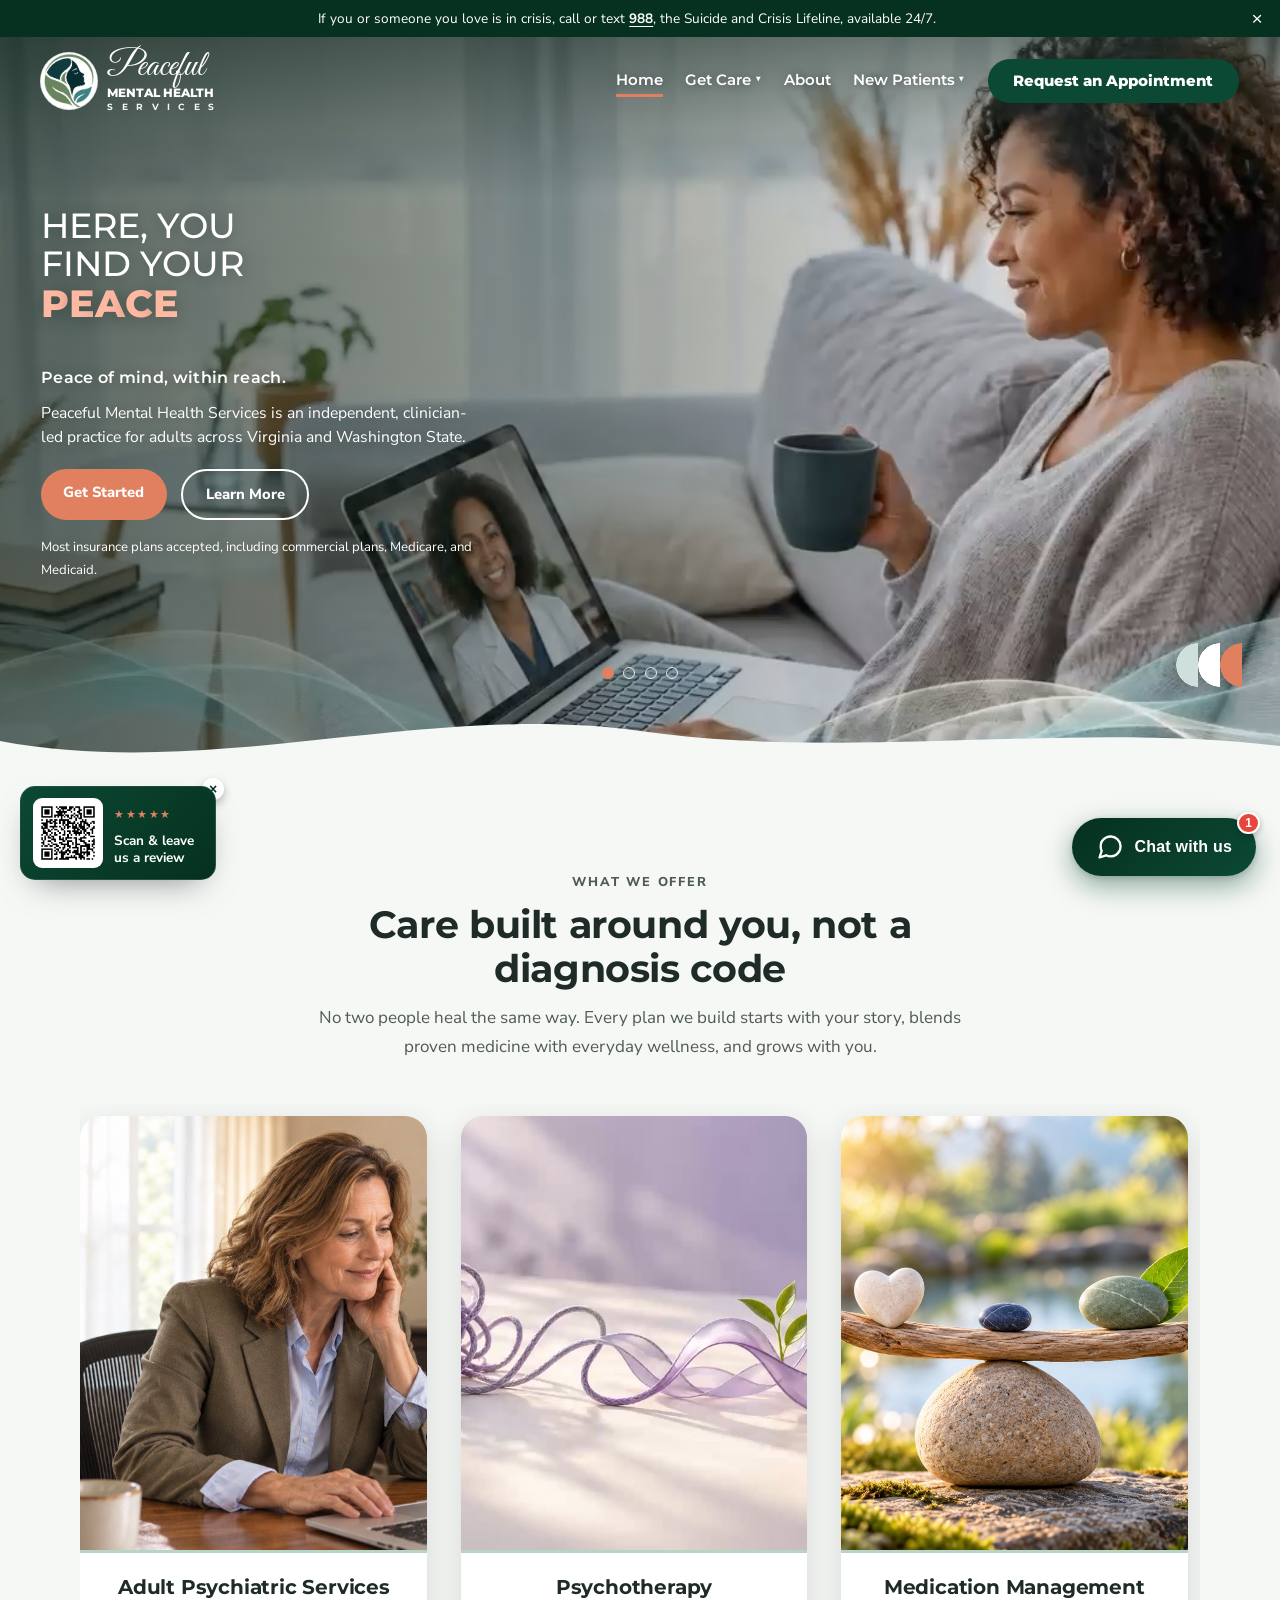
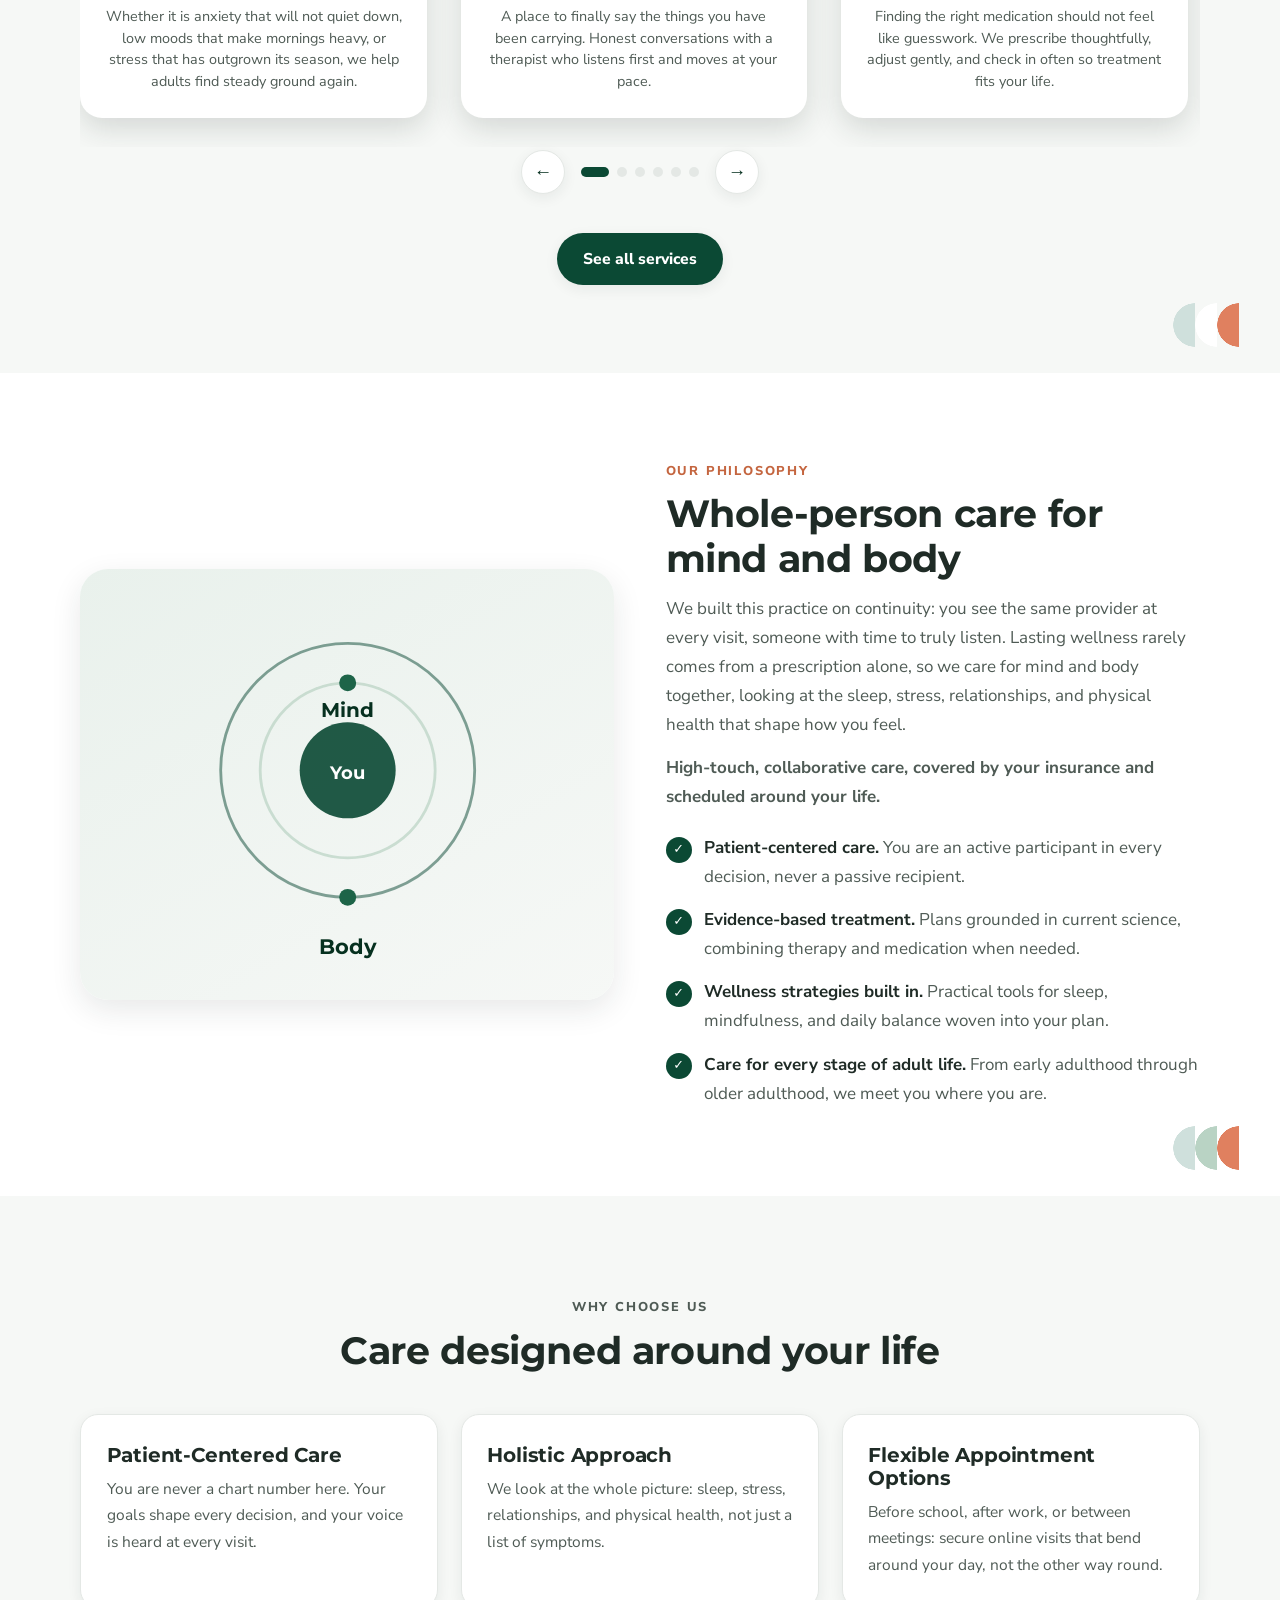
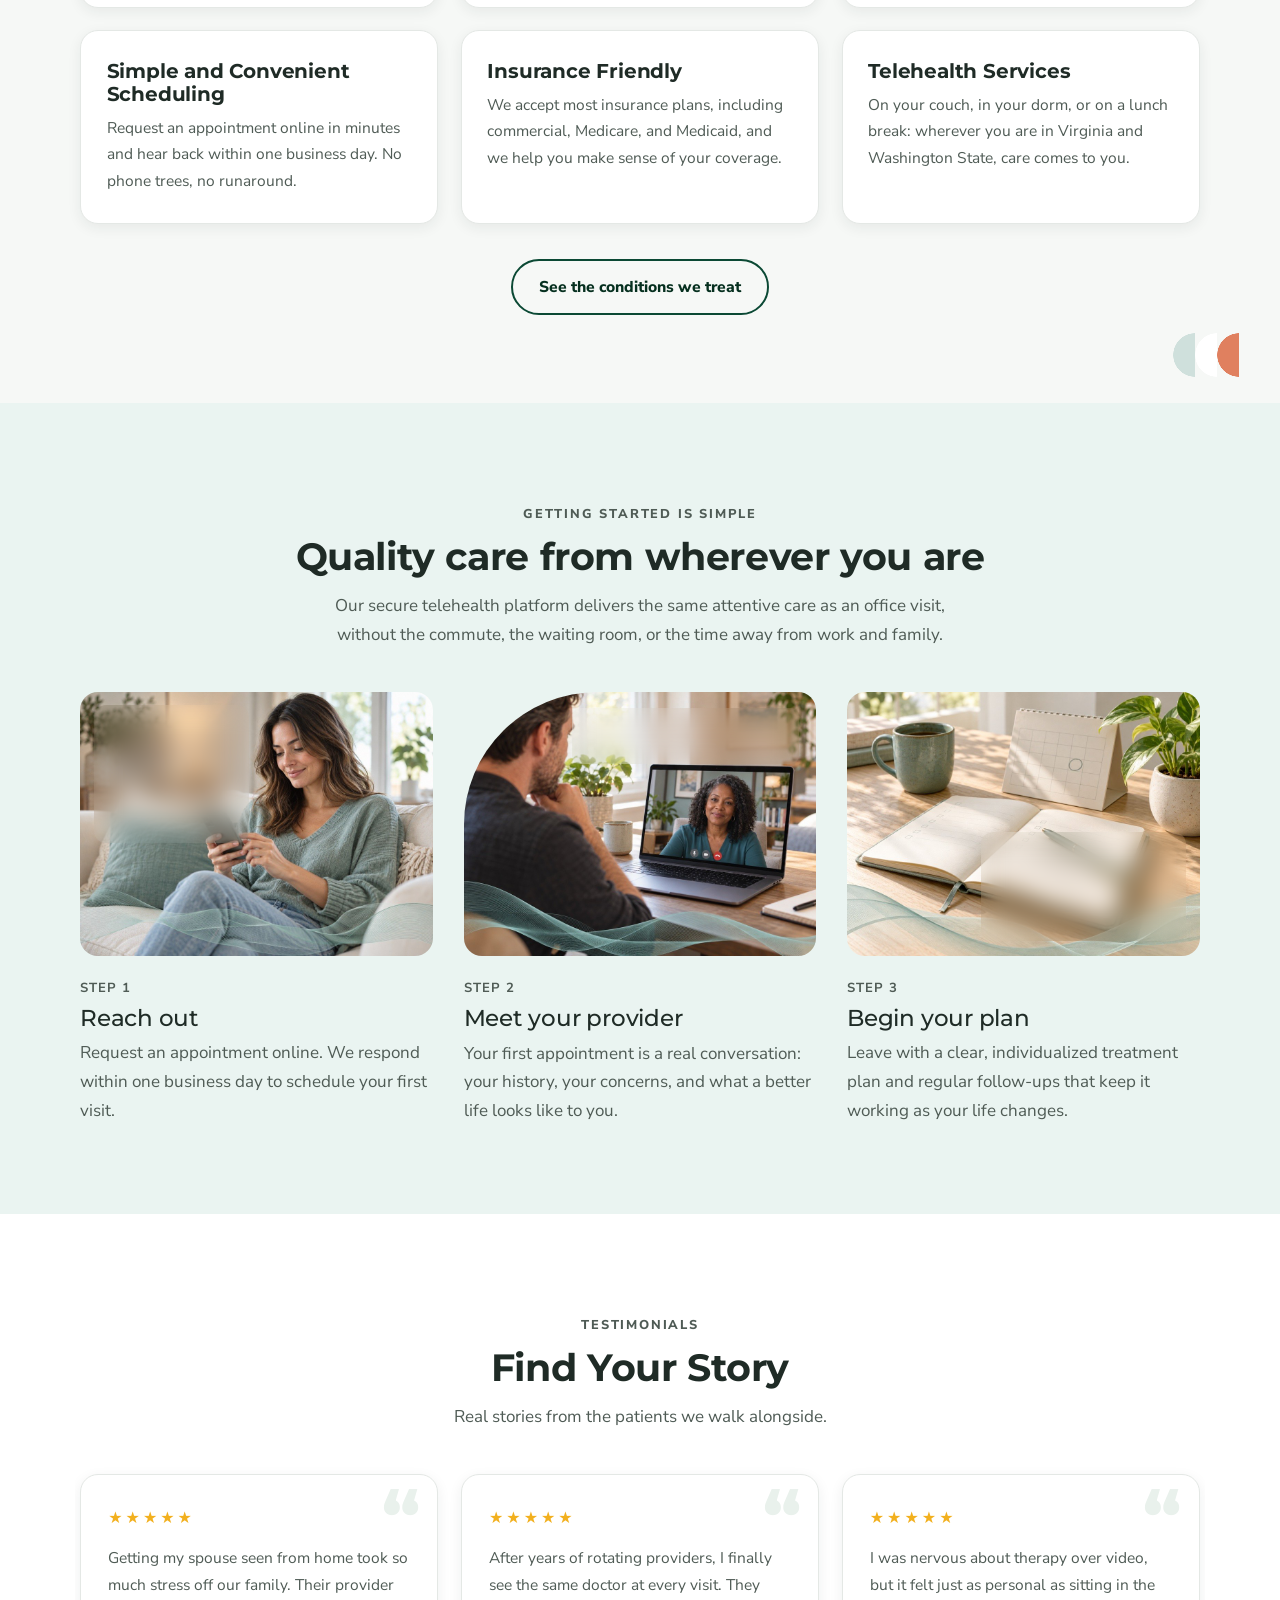
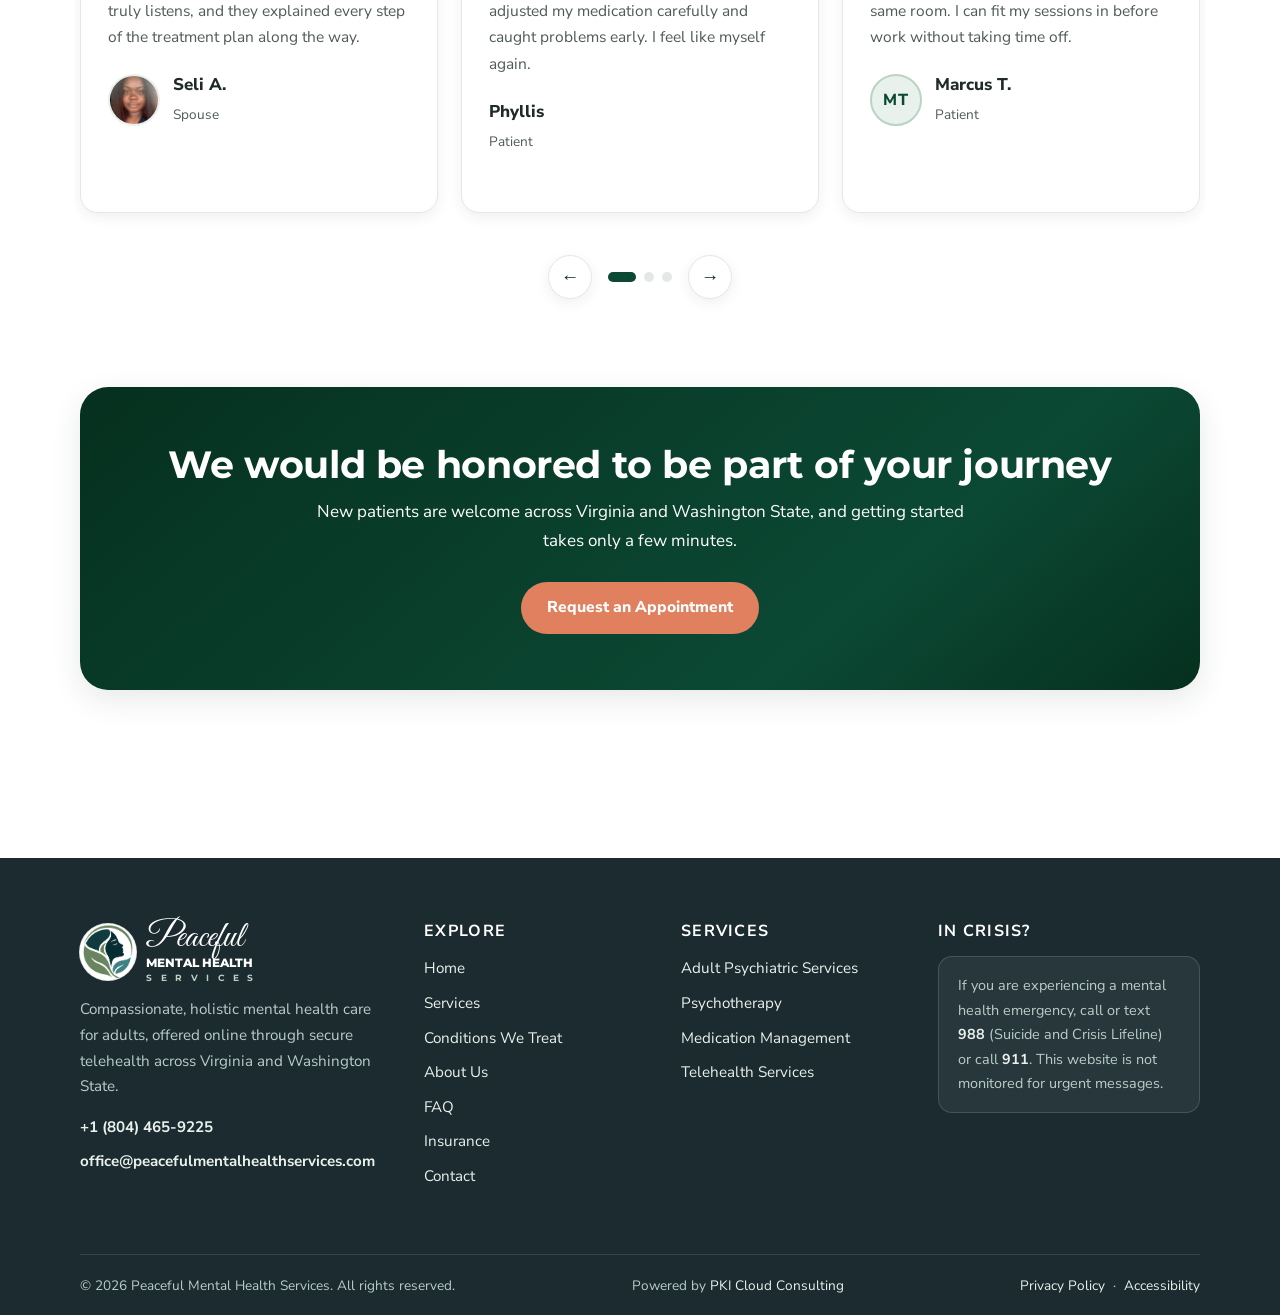
<file: index.html>
<!DOCTYPE html>
<html lang="en">
<head>
<meta charset="UTF-8">
<meta name="viewport" content="width=device-width, initial-scale=1.0">
<title>Peaceful Mental Health Services | Online Psychiatric Care in Virginia and Washington State</title>
<meta name="description" content="Peaceful Mental Health Services offers compassionate, holistic psychiatric care for adults across Virginia and Washington State: evaluations, medication management, psychotherapy, and secure online telehealth.">
<meta property="og:title" content="Peaceful Mental Health Services">
<meta property="og:description" content="Compassionate, holistic mental health care for every stage of life. Secure online telehealth across Virginia and Washington State.">
<meta property="og:type" content="website">
<link rel="canonical" href="https://www.peacefulmentalhealthservices.com/">
<meta property="og:url" content="https://www.peacefulmentalhealthservices.com/">
<link rel="preconnect" href="https://fonts.googleapis.com">
<link rel="preconnect" href="https://fonts.gstatic.com" crossorigin>
<link href="https://fonts.googleapis.com/css2?family=Great+Vibes&family=Montserrat:wght@500;600;700;800&family=Nunito+Sans:wght@400;700;800&display=swap" rel="stylesheet">
<link rel="icon" href="assets/img/favicon-32.png" sizes="32x32">
<link rel="icon" href="assets/img/favicon-192.png" sizes="192x192">
<link rel="apple-touch-icon" href="assets/img/apple-touch-icon.png">
<link rel="icon" href="assets/img/favicon-48-green.png" sizes="48x48">
<meta property="og:site_name" content="Peaceful Mental Health Services">
<meta property="og:image" content="https://www.peacefulmentalhealthservices.com/assets/img/og-share-green.png">
<meta property="og:image:width" content="1200">
<meta property="og:image:height" content="630">
<meta property="og:image:alt" content="Peaceful Mental Health Services logo">
<meta name="twitter:card" content="summary_large_image">
<meta name="twitter:image" content="https://www.peacefulmentalhealthservices.com/assets/img/og-share-green.png">
<meta name="color-scheme" content="light">
<link rel="stylesheet" href="assets/css/pmhs.css?ver=pmhs-68">
<script type="application/ld+json">{
 "@context": "https://schema.org",
 "@type": "MedicalBusiness",
 "name": "Peaceful Mental Health Services",
 "url": "https://www.peacefulmentalhealthservices.com/",
 "image": "https://www.peacefulmentalhealthservices.com/assets/img/logo-full.jpeg",
 "telephone": "+1-804-465-9225",
 "email": "office@peacefulmentalhealthservices.com",
 "description": "Online psychiatric care for adults: evaluations, medication management, psychotherapy, and secure telehealth.",
 "medicalSpecialty": "Psychiatric",
 "areaServed": [
  {
   "@type": "State",
   "name": "Virginia"
  },
  {
   "@type": "State",
   "name": "Washington"
  }
 ],
 "availableService": [
  {
   "@type": "MedicalTherapy",
   "name": "Adult psychiatric services"
  },
  {
   "@type": "MedicalTherapy",
   "name": "Psychotherapy"
  },
  {
   "@type": "MedicalTherapy",
   "name": "Medication management"
  },
  {
   "@type": "MedicalTherapy",
   "name": "Diagnostic evaluations"
  },
  {
   "@type": "MedicalTherapy",
   "name": "Telehealth"
  },
  {
   "@type": "MedicalTherapy",
   "name": "GeneSight testing"
  },
  {
   "@type": "MedicalTherapy",
   "name": "Oncology psychotherapy"
  }
 ],
 "openingHoursSpecification": {
  "@type": "OpeningHoursSpecification",
  "dayOfWeek": [
   "Monday",
   "Tuesday",
   "Wednesday",
   "Thursday",
   "Friday"
  ],
  "opens": "09:00",
  "closes": "17:00"
 }
}</script>
</head>
<body class="home-overlay">
<a class="skip-link" href="#main">Skip to main content</a>

<div class="announce-bar" role="region" aria-label="Announcement">
  <p>Now accepting new patients for telehealth across Virginia and Washington State</p>
  <button type="button" class="announce-close" aria-label="Dismiss announcement">&times;</button>
</div>
<div class="crisis-bar">If you or someone you love is in crisis, call or text <a href="tel:988">988</a>, the Suicide and Crisis Lifeline, available 24/7.<button type="button" class="crisis-close" aria-label="Dismiss crisis line message">&times;</button></div>

<header class="site-header">
  <div class="container">
    <a class="brand" href="./">
      <span class="brand-mark brand-mark--logo" aria-hidden="true">
        <img src="assets/img/logo-mark.png" alt="" width="42" height="42">
      </span>
      <span class="brand-name"><span class="bn-1">Peaceful</span> <span class="bn-2">Mental Health</span><small class="brand-sub" aria-label="Services"><span>S</span><span>e</span><span>r</span><span>v</span><span>i</span><span>c</span><span>e</span><span>s</span></small></span>
    </a>
    <a class="btn btn-primary header-cta" href="contact/">Request Appointment</a>
    <button class="nav-toggle" type="button" aria-expanded="false" aria-controls="nav" aria-label="Open menu">
      <span class="nav-burger" aria-hidden="true"><span></span><span></span></span>
    </button>
    <nav class="site-nav" id="nav" aria-label="Main navigation">
      <a href="./" aria-current="page">Home</a>
      <div class="nav-item nav-mega"><a href="services/">Get Care <span class="nav-caret" aria-hidden="true">&#9660;</span></a>
        <div class="nav-drop">
          <div class="mega-col">
            <a class="mega-title" href="services/">Services</a>
            <div class="mega-links">
              <a href="services/#adult">Adult Psychiatric Services</a>
              <a href="services/#psychotherapy">Psychotherapy</a>
              <a href="services/#medication">Medication Management</a>
              <a href="services/#evaluations">Diagnostic Evaluations</a>
              <a href="services/#telehealth">Telehealth Services</a>
              <a href="services/#genesight">GeneSight Testing</a>
              <a href="services/#oncology">Oncology Psychotherapy</a>
            </div>
          </div>
          <div class="mega-col">
            <a class="mega-title" href="conditions/">Conditions We Treat</a>
            <div class="mega-links mega-links--two">
              <a href="conditions/#depression">Depression</a>
              <a href="conditions/#anxiety">Anxiety and Panic</a>
              <a href="conditions/#bipolar">Bipolar and Mood Disorders</a>
              <a href="conditions/#adhd">ADHD</a>
              <a href="conditions/#ocd">OCD</a>
              <a href="conditions/#ptsd">PTSD and Trauma</a>
              <a href="conditions/#sleep">Sleep and Insomnia</a>
              <a href="conditions/#perinatal">Postpartum and Perinatal</a>
              <a href="conditions/#pmdd">PMDD</a>
              <a href="conditions/#psychotic">Schizophrenia Spectrum</a>
              <a href="conditions/#eating">Eating Disorders</a>
              <a href="conditions/#grief">Grief and Life Transitions</a>
            </div>
          </div>
          <div class="mega-col">
            <a class="mega-title" href="faq/">What to Expect</a>
            <div class="mega-links">
              <a href="services/#telehealth">Online Telehealth Visits</a>
              <a href="insurance/">Insurance</a>
              <a href="faq/">FAQ</a>
              <a href="contact/">Request an Appointment</a>
            </div>
          </div>
        </div>
      </div>
      <a href="about/">About</a>
      <div class="nav-item"><a href="insurance/">New Patients <span class="nav-caret" aria-hidden="true">&#9660;</span></a>
        <div class="nav-drop">
          <a href="insurance/">Insurance</a>
          <a href="faq/">FAQ</a>
        </div>
      </div>
      <a class="btn btn-primary" href="contact/">Request an Appointment</a>
    </nav>
  </div>
</header>

<main id="main">

  <!-- Hero -->
  <section class="hero hero-peace">
    <div class="container hero-peace-grid">
      <div class="hero-peace-top">
        <h1 class="hero-peace-title rise" style="--d:.1s"><span class="hero-peace-lead">Here, you find your</span> <span class="hero-word" style="--wc:#e0704f;--wcl:#ffb8a2">Peace</span></h1>
      </div>
      <div class="hero-carousel rise" style="--d:.2s" aria-roledescription="carousel" aria-label="Find your peace">
        <div class="hero-car-frame">
          <figure class="hero-car-slide is-active" data-video="assets/video/hero-teal-laptop-1.mp4" data-word="Peace" data-color="#e0704f" data-color-light="#ffb8a2">
            <img src="assets/img/hero-teal-laptop-1-poster.jpeg" alt="" style="object-position:70% center" decoding="async">
            <figcaption>Peaceful Mental Health Services is an independent, clinician-led practice for adults across Virginia and Washington State.</figcaption>
          </figure>
          <figure class="hero-car-slide" data-word="Purpose" data-color="#e0704f" data-color-light="#ffb8a2">
            <img src="assets/img/hero-man-grey-1.jpeg" alt="" style="object-position:60% center" loading="lazy" decoding="async">
            <figcaption>Care that fits around your workday, from wherever you are.</figcaption>
          </figure>
          <figure class="hero-car-slide" data-video="assets/video/hero-teal-group-1.mp4" data-word="Strength" data-color="#e0704f" data-color-light="#ffb8a2">
            <img src="assets/img/hero-teal-group-1-poster.jpeg" alt="" style="object-position:center 30%" loading="lazy" decoding="async">
            <figcaption>Unhurried visits, with care built around your life.</figcaption>
          </figure>
          <figure class="hero-car-slide" data-video="assets/video/hero-teal-bird-1.mp4" data-word="Harmony" data-color="#e0704f" data-color-light="#ffb8a2">
            <img src="assets/img/hero-teal-bird-1-poster.jpeg" alt="" style="object-position:60% center" loading="lazy" decoding="async">
            <figcaption>Room to breathe again, at your own pace.</figcaption>
          </figure>
        </div>
        <div class="hero-car-dots" role="group" aria-label="Choose a slide"></div>
      </div>
      <div class="hero-peace-bottom">
        <p class="hero-slogan rise" style="--d:.35s">Peace of mind, within reach.</p>
        <p class="hero-lede-desktop rise" style="--d:.5s">Peaceful Mental Health Services is an independent, clinician-led practice for adults across Virginia and Washington State.</p>
        <div class="hero-ctas rise" style="--d:.65s">
          <a class="btn btn-accent" href="contact/">Get Started</a>
          <a class="btn btn-ghost" href="services/">Learn More</a>
        </div>
        <p class="hero-note">Most insurance plans accepted, including commercial plans, Medicare, and Medicaid.</p>
      </div>
    </div>
    <svg class="hero-wave" viewBox="0 0 1440 70" preserveAspectRatio="none" width="100%" height="70" aria-hidden="true">
      <path d="M0 40 C 240 80, 480 0, 720 30 C 960 60, 1200 20, 1440 45 L1440 70 L0 70 Z" fill="#f6f8f6"/>
    </svg>
  </section>
  <script>
  (function () {
    var root = document.querySelector(".hero-carousel"); if (!root) return;
    var slides = [].slice.call(root.querySelectorAll(".hero-car-slide"));
    var word = document.querySelector(".hero-word");
    var dotsWrap = root.querySelector(".hero-car-dots");
    var reduce = window.matchMedia && window.matchMedia("(prefers-reduced-motion: reduce)").matches;
    var i = 0, n = slides.length, timer = null, hold = null, hovering = false;
    /* a photo slide is up for STEP ms; a clip slide shows its photo for HOLD ms, then plays the clip and moves on the moment it ends (SAFETY covers a stalled clip) */
    var STEP = 5000, HOLD = 2000, SAFETY = 10000;
    var dots = slides.map(function (s, j) {
      var d = document.createElement("button");
      d.type = "button"; d.className = "hero-car-dot";
      d.setAttribute("aria-label", "Show slide " + (j + 1) + ": " + s.getAttribute("data-word"));
      d.addEventListener("click", function () { go(j); restart(); });
      dotsWrap.appendChild(d);
      return d;
    });
    if (n < 2) dotsWrap.hidden = true;
    /* each letter takes the palette colours in turn: pale blue, white, beige */
    function setWord(t) {
      word.textContent = "";
      t.split("").forEach(function (ch, k) {
        var l = document.createElement("span");
        l.className = "hw-l hw-l" + (k % 3); l.textContent = ch; l.style.animationDelay = (-2.5 * k) + "s";
        word.appendChild(l);
      });
    }
    function paint(s) {
      word.style.setProperty("--wc", s.getAttribute("data-color"));
      word.style.setProperty("--wcl", s.getAttribute("data-color-light"));
      root.parentNode.style.setProperty("--hero-accent", s.getAttribute("data-color"));
    }
    function makeClip(x, src) {
      var v = document.createElement("video");
      v.muted = true; v.loop = false; v.playsInline = true; v.preload = "auto";
      v.setAttribute("muted", ""); v.setAttribute("playsinline", ""); v.setAttribute("aria-hidden", "true");
      var im = x.querySelector("img"); if (im) v.style.objectPosition = im.style.objectPosition;
      v.addEventListener("canplay", function () { x.classList.add("has-video"); }, { once: true });
      v.addEventListener("ended", function () { if (slides[i] === x && !hovering) advance(); });
      v.src = src; x.insertBefore(v, x.querySelector("figcaption"));
      return v;
    }
    function go(j) {
      i = (j + n) % n;
      var s = slides[i];
      clearTimeout(hold);
      slides.forEach(function (x, k) { x.classList.toggle("is-active", k === i); x.setAttribute("aria-hidden", k !== i); });
      slides.forEach(function (x, k) {
        var src = x.getAttribute("data-video"); if (!src) return;
        var v = x.querySelector("video");
        var allowed = !reduce && !(navigator.connection && navigator.connection.saveData);
        /* the active slide's clip plays; the next slide's clip loads in the background so it starts the moment its slide appears */
        if (allowed && !v && (k === i || k === (i + 1) % n)) v = makeClip(x, src);
        if (k === i && v) {
          v.pause();
          try { v.currentTime = 0; } catch (e) {}
          hold = setTimeout(function () { var p = v.play(); if (p && p.catch) p.catch(function () {}); }, HOLD);
        } else if (v) { v.pause(); }
      });
      dots.forEach(function (d, k) { d.classList.toggle("is-active", k === i); d.setAttribute("aria-current", k === i); });
      if (!word) return;
      var next = s.getAttribute("data-word");
      if (reduce || word.textContent === next) { setWord(next); paint(s); return; }
      word.classList.add("is-out");
      setTimeout(function () {
        setWord(next); paint(s);
        word.classList.remove("is-out"); word.classList.add("is-enter");
        void word.offsetWidth;
        word.classList.remove("is-enter");
      }, 380);
    }
    function advance() { go(i + 1); restart(); }
    function restart() {
      if (reduce || n < 2) return;
      clearTimeout(timer);
      var v = slides[i].querySelector("video");
      timer = setTimeout(advance, !v ? STEP : v.ended ? 1500 : SAFETY);
    }
    root.addEventListener("mouseenter", function () { hovering = true; clearTimeout(timer); });
    root.addEventListener("mouseleave", function () { hovering = false; restart(); });
    var x0 = null;
    root.addEventListener("touchstart", function (e) { x0 = e.touches[0].clientX; }, { passive: true });
    root.addEventListener("touchend", function (e) {
      if (x0 === null) return;
      var dx = e.changedTouches[0].clientX - x0;
      if (Math.abs(dx) > 40) { go(i + (dx < 0 ? 1 : -1)); restart(); }
      x0 = null;
    });
    go(0); restart();
  })();
  </script>

  <!-- Services overview -->
  <section class="section section-sand has-halves" id="services">
    <div class="container">
      <div class="section-head center">
        <p class="eyebrow">What we offer</p>
        <h2>Care built around you, not a diagnosis code</h2>
        <p>No two people heal the same way. Every plan we build starts with your story, blends proven medicine with everyday wellness, and grows with you.</p>
      </div>
      <div class="svc-carousel" aria-roledescription="carousel" aria-label="Our services">
        <div class="svc-track">
          <a class="svc-photo-card" href="services/#adult">
            <span class="svc-photo"><img src="assets/img/hero-laptop-1.jpeg" style="object-position:45% center" alt="" loading="lazy" decoding="async"></span>
            <span class="svc-photo-body">
              <h3>Adult Psychiatric Services</h3>
              <p>Whether it is anxiety that will not quiet down, low moods that make mornings heavy, or stress that has outgrown its season, we help adults find steady ground again.</p>
            </span>
          </a>
          <a class="svc-photo-card" href="services/#psychotherapy">
            <span class="svc-photo" data-video="assets/video/svc-psychotherapy-ribbon-1.mp4"><img src="assets/img/svc-psychotherapy-ribbon-1-poster.jpeg" style="object-position:75% center" alt="" loading="lazy" decoding="async"></span>
            <span class="svc-photo-body">
              <h3>Psychotherapy</h3>
              <p>A place to finally say the things you have been carrying. Honest conversations with a therapist who listens first and moves at your pace.</p>
            </span>
          </a>
          <a class="svc-photo-card" href="services/#medication">
            <span class="svc-photo"><img src="assets/img/service-balance.jpeg" alt="" loading="lazy" decoding="async"></span>
            <span class="svc-photo-body">
              <h3>Medication Management</h3>
              <p>Finding the right medication should not feel like guesswork. We prescribe thoughtfully, adjust gently, and check in often so treatment fits your life.</p>
            </span>
          </a>
          <a class="svc-photo-card" href="services/#evaluations">
            <span class="svc-photo"><img src="assets/img/service-evaluations-1.jpeg" alt="" loading="lazy" decoding="async"></span>
            <span class="svc-photo-body">
              <h3>Diagnostic Evaluations</h3>
              <p>Clear answers in plain language. A careful evaluation that helps you understand what you have been feeling and exactly what to do next.</p>
            </span>
          </a>
          <a class="svc-photo-card" href="services/#telehealth">
            <span class="svc-photo"><img src="assets/img/service-telehealth-5.jpeg" alt="" loading="lazy" decoding="async"></span>
            <span class="svc-photo-body">
              <h3>Telehealth Services</h3>
              <p>Real care from your own couch. Secure, easy video visits bring your provider to you, anywhere in Virginia and Washington State.</p>
            </span>
          </a>
          <a class="svc-photo-card" href="services/#oncology">
            <span class="svc-photo"><img src="assets/img/service-oncology-ribbon-1.jpeg" style="object-position:85% center" alt="" loading="lazy" decoding="async"></span>
            <span class="svc-photo-body">
              <h3>Oncology Psychotherapy</h3>
              <p>A cancer diagnosis affects far more than the body. We support patients and families through diagnosis, treatment, and survivorship.</p>
            </span>
          </a>
        </div>
        <div class="svc-car-controls">
          <button type="button" class="tst-btn svc-prev" aria-label="Previous service">&larr;</button>
          <div class="tst-dots svc-dots" role="group" aria-label="Choose a service"></div>
          <button type="button" class="tst-btn svc-next" aria-label="Next service">&rarr;</button>
        </div>
      </div>
      <script>
      (function () {
        var root = document.querySelector(".svc-carousel"); if (!root) return;
        var track = root.querySelector(".svc-track");
        var cards = [].slice.call(track.querySelectorAll(".svc-photo-card"));
        var dotsWrap = root.querySelector(".svc-dots");
        var reduce = window.matchMedia && window.matchMedia("(prefers-reduced-motion: reduce)").matches;
        var timer = null;
        /* Endless loop: a copy of every card follows the last one, so after the last service the first
           slides in from the right instead of the row rewinding. When the copies are reached the row
           jumps back by one full set, invisibly, because the copies look identical. */
        var n = cards.length;
        cards.forEach(function (c) {
          var copy = c.cloneNode(true);
          copy.setAttribute("aria-hidden", "true"); copy.setAttribute("tabindex", "-1");
          copy.classList.add("is-clone");
          track.appendChild(copy);
        });
        function step() { return n > 1 ? cards[1].offsetLeft - cards[0].offsetLeft : track.clientWidth; }
        function jump(left) {
          track.style.scrollSnapType = "none"; track.style.scrollBehavior = "auto";
          track.scrollLeft = left;
          void track.offsetWidth;
          track.style.scrollSnapType = ""; track.style.scrollBehavior = "";
        }
        function wrap() {
          var set = n * step();
          if (track.scrollLeft >= set - 2) jump(track.scrollLeft - set);
        }
        function goTo(j) { track.scrollTo({ left: Math.max(0, j) * step(), behavior: reduce ? "auto" : "smooth" }); }
        function settle() { setTimeout(function () { wrap(); mark(); }, 700); }
        function next() { wrap(); track.scrollBy({ left: step(), behavior: reduce ? "auto" : "smooth" }); settle(); }
        function prev() { if (track.scrollLeft <= 4) jump(n * step()); track.scrollBy({ left: -step(), behavior: reduce ? "auto" : "smooth" }); settle(); }
        var dots = cards.map(function (c, j) {
          var d = document.createElement("button");
          d.type = "button"; d.className = "tst-dot";
          d.setAttribute("aria-label", "Show " + c.querySelector("h3").textContent);
          d.addEventListener("click", function () { wrap(); goTo(j); restart(); });
          dotsWrap.appendChild(d);
          return d;
        });
        function mark() {
          var k = Math.round(track.scrollLeft / step()) % n;
          dots.forEach(function (d, j) { d.classList.toggle("is-active", j === k); d.setAttribute("aria-current", j === k); });
        }
        var t = null;
        track.addEventListener("scroll", function () { clearTimeout(t); t = setTimeout(function () { wrap(); mark(); }, 120); }, { passive: true });
        root.querySelector(".svc-next").addEventListener("click", function () { next(); restart(); });
        root.querySelector(".svc-prev").addEventListener("click", function () { prev(); restart(); });
        function restart() { if (reduce) return; clearInterval(timer); timer = setInterval(next, 3000); }
        root.addEventListener("mouseenter", function () { clearInterval(timer); });
        root.addEventListener("mouseleave", restart);
        root.addEventListener("focusin", function () { clearInterval(timer); });
        track.addEventListener("touchstart", function () { clearInterval(timer); }, { passive: true });
        track.addEventListener("touchend", function () { setTimeout(restart, 3000); }, { passive: true });
        root.addEventListener("focusout", restart);
        mark(); restart();

        /* Short clips on service cards: the photo shows first; the clip downloads only when the card
           is on screen, fades in once it can play, and pauses when the card leaves the screen.
           Reduced-motion and data-saver visitors keep the photo. */
        var saveData = navigator.connection && navigator.connection.saveData;
        var holders = [].slice.call(track.querySelectorAll(".svc-photo[data-video]"));
        if (!reduce && !saveData && holders.length && "IntersectionObserver" in window) {
          var io = new IntersectionObserver(function (entries) {
            entries.forEach(function (e) {
              var h = e.target, v = h.querySelector("video");
              if (e.isIntersecting) {
                if (!v) {
                  v = document.createElement("video");
                  v.muted = true; v.loop = true; v.playsInline = true; v.autoplay = true;
                  v.setAttribute("muted", ""); v.setAttribute("playsinline", ""); v.setAttribute("aria-hidden", "true");
                  v.preload = "auto";
                  v.addEventListener("canplay", function () { h.classList.add("has-video"); }, { once: true });
                  var im = h.querySelector("img"); if (im) v.style.objectPosition = im.style.objectPosition;
                  v.src = h.getAttribute("data-video");
                  h.appendChild(v);
                }
                var p = v.play(); if (p && p.catch) p.catch(function () {});
              } else if (v) { v.pause(); }
            });
          }, { threshold: 0.35 });
          holders.forEach(function (h) { io.observe(h); });
        }
      })();
      </script>
      <div style="text-align:center; margin-top: 2.4rem;">
        <a class="btn btn-primary" href="services/">See all services</a>
      </div>
    </div>
  </section>

  <!-- Holistic approach -->
  <section class="section has-halves has-halves--on-white">
    <div class="container split">
      <div class="split-art" aria-hidden="true">
        <svg viewBox="0 0 300 260" width="90%" aria-hidden="true">
          <circle cx="150" cy="120" r="90" fill="none" stroke="#0b4934" stroke-width="2" opacity="0.5"/>
          <circle cx="150" cy="120" r="62" fill="none" stroke="#b9d3c4" stroke-width="2" opacity="0.7"/>
          <circle cx="150" cy="120" r="34" fill="#0b4934" opacity="0.9"/>
          <text x="150" y="126" text-anchor="middle" fill="#fff" font-family="Montserrat, sans-serif" font-weight="700" font-size="13">You</text>
          <text x="150" y="82" text-anchor="middle" fill="#06301f" font-family="Montserrat, sans-serif" font-weight="700" font-size="14">Mind</text>
          <text x="150" y="250" text-anchor="middle" fill="#06301f" font-family="Montserrat, sans-serif" font-weight="700" font-size="15">Body</text>
          <circle cx="150" cy="58" r="6" fill="#1d6448"/>
          <circle cx="150" cy="210" r="6" fill="#1d6448"/>
        </svg>
      </div>
      <div>
        <p class="eyebrow">Our philosophy</p>
        <h2>Whole-person care for mind and body</h2>
        <p style="color:var(--ink-soft); margin-top:0.9rem;">We built this practice on continuity: you see the same provider at every visit, someone with time to truly listen. Lasting wellness rarely comes from a prescription alone, so we care for mind and body together, looking at the sleep, stress, relationships, and physical health that shape how you feel.</p>
        <p style="color:var(--ink-soft); margin-top:0.9rem; font-weight:700;">High-touch, collaborative care, covered by your insurance and scheduled around your life.</p>
        <ul class="checklist">
          <li><span class="check" aria-hidden="true">&#10003;</span><span><strong>Patient-centered care.</strong> You are an active participant in every decision, never a passive recipient.</span></li>
          <li><span class="check" aria-hidden="true">&#10003;</span><span><strong>Evidence-based treatment.</strong> Plans grounded in current science, combining therapy and medication when needed.</span></li>
          <li><span class="check" aria-hidden="true">&#10003;</span><span><strong>Wellness strategies built in.</strong> Practical tools for sleep, mindfulness, and daily balance woven into your plan.</span></li>
          <li><span class="check" aria-hidden="true">&#10003;</span><span><strong>Care for every stage of adult life.</strong> From early adulthood through older adulthood, we meet you where you are.</span></li>
        </ul>
      </div>
    </div>
  </section>

  <!-- Why choose us -->
  <section class="section section-sand has-halves">
    <div class="container">
      <div class="section-head center">
        <p class="eyebrow">Why choose us</p>
        <h2>Care designed around your life</h2>
      </div>
      <div class="card-grid">
        <div class="card">
          <h3>Patient-Centered Care</h3>
          <p>You are never a chart number here. Your goals shape every decision, and your voice is heard at every visit.</p>
        </div>
        <div class="card">
          <h3>Holistic Approach</h3>
          <p>We look at the whole picture: sleep, stress, relationships, and physical health, not just a list of symptoms.</p>
        </div>
        <div class="card">
          <h3>Flexible Appointment Options</h3>
          <p>Before school, after work, or between meetings: secure online visits that bend around your day, not the other way round.</p>
        </div>
        <div class="card">
          <h3>Simple and Convenient Scheduling</h3>
          <p>Request an appointment online in minutes and hear back within one business day. No phone trees, no runaround.</p>
        </div>
        <div class="card">
          <h3>Insurance Friendly</h3>
          <p>We accept most insurance plans, including commercial, Medicare, and Medicaid, and we help you make sense of your coverage.</p>
        </div>
        <div class="card">
          <h3>Telehealth Services</h3>
          <p>On your couch, in your dorm, or on a lunch break: wherever you are in Virginia and Washington State, care comes to you.</p>
        </div>
      </div>
      <div style="text-align:center; margin-top: 2.2rem;">
        <a class="btn btn-ghost" href="conditions/">See the conditions we treat</a>
      </div>
    </div>
  </section>

  <!-- Telehealth steps: photo cards with a glass overlay, then the step label, title and text (layout modelled on sondermind.com) -->
  <section class="section section-steps">
    <div class="container">
      <div class="section-head center">
        <p class="eyebrow">Getting started is simple</p>
        <h2>Quality care from wherever you are</h2>
        <p>Our secure telehealth platform delivers the same attentive care as an office visit, without the commute, the waiting room, or the time away from work and family.</p>
      </div>
      <div class="step-cards">
        <article class="step-card">
          <div class="step-media">
            <img src="assets/img/step-reach-out-1.jpeg" alt="" style="object-position:center" loading="lazy" decoding="async">
            <div class="step-glass step-glass--match" aria-hidden="true">
              <span class="step-glass-avatar"><img src="assets/img/logo-mark.png" alt=""></span>
              <span class="step-glass-text"><strong>Appointment request</strong><small>Reply within one business day</small></span>
              <span class="step-glass-chips"><span>Virginia</span><span>Washington State</span></span>
            </div>
          </div>
          <p class="step-label">Step 1</p>
          <h3>Reach out</h3>
          <p>Request an appointment online. We respond within one business day to schedule your first visit.</p>
        </article>
        <article class="step-card">
          <div class="step-media step-media--arch">
            <img src="assets/img/step-meet-provider-1.jpeg" alt="" style="object-position:center" loading="lazy" decoding="async">
            <div class="step-glass step-glass--badge" aria-hidden="true">
              <svg viewBox="0 0 24 24" width="22" height="22" fill="none" stroke="currentColor" stroke-width="1.8" stroke-linecap="round" stroke-linejoin="round"><rect x="2.5" y="6" width="13" height="12" rx="2.5"/><path d="M15.5 10.5 21.5 7v10l-6-3.5"/></svg>
              <span class="step-glass-text"><strong>Secure video visit</strong><small>From home, work, or anywhere</small></span>
            </div>
          </div>
          <p class="step-label">Step 2</p>
          <h3>Meet your provider</h3>
          <p>Your first appointment is a real conversation: your history, your concerns, and what a better life looks like to you.</p>
        </article>
        <article class="step-card">
          <div class="step-media">
            <img src="assets/img/step-plan-1.jpeg" alt="" style="object-position:center" loading="lazy" decoding="async">
            <div class="step-glass step-glass--panel" aria-hidden="true">
              <small>Your care plan</small>
              <strong>Moving forward</strong>
              <span class="step-track"><span></span></span>
              <span class="step-track-labels"><span>First visit</span><span>Follow-ups</span><span>Feeling steady</span></span>
            </div>
          </div>
          <p class="step-label">Step 3</p>
          <h3>Begin your plan</h3>
          <p>Leave with a clear, individualized treatment plan and regular follow-ups that keep it working as your life changes.</p>
        </article>
      </div>
    </div>
  </section>

  <!-- Testimonials -->
  <section class="section" aria-label="Testimonials">
    <div class="container">
      <div class="section-head center">
        <p class="eyebrow">Testimonials</p>
        <h2>Find Your Story</h2>
        <p>Real stories from the patients we walk alongside.</p>
      </div>
      <div class="tst-carousel" aria-roledescription="carousel" aria-label="Patient testimonials">
        <div class="tst-viewport">
          <div class="tst-track">
        <figure class="tst-card tst-slide">
          <div class="tst-quote" aria-hidden="true">&ldquo;</div>
          <div class="tst-stars" aria-label="5 out of 5 stars">&#9733;&#9733;&#9733;&#9733;&#9733;</div>
          <blockquote class="tst-text">Getting my spouse seen from home took so much stress off our family. Their provider truly listens, and they explained every step of the treatment plan along the way.</blockquote>
          <figcaption class="tst-person"><span class="tst-avatar"><img src="assets/img/testimonial-seli-a-1.jpeg" alt="Seli A." width="52" height="52" loading="lazy" decoding="async"></span><span><span class="tst-name">Seli A.</span><br><span class="tst-role">Spouse</span></span></figcaption>
        </figure>
        <figure class="tst-card tst-slide">
          <div class="tst-quote" aria-hidden="true">&ldquo;</div>
          <div class="tst-stars" aria-label="5 out of 5 stars">&#9733;&#9733;&#9733;&#9733;&#9733;</div>
          <blockquote class="tst-text">After years of rotating providers, I finally see the same doctor at every visit. They adjusted my medication carefully and caught problems early. I feel like myself again.</blockquote>
          <figcaption class="tst-person"><span><span class="tst-name">Phyllis</span><br><span class="tst-role">Patient</span></span></figcaption>
        </figure>
        <figure class="tst-card tst-slide">
          <div class="tst-quote" aria-hidden="true">&ldquo;</div>
          <div class="tst-stars" aria-label="5 out of 5 stars">&#9733;&#9733;&#9733;&#9733;&#9733;</div>
          <blockquote class="tst-text">I was nervous about therapy over video, but it felt just as personal as sitting in the same room. I can fit my sessions in before work without taking time off.</blockquote>
          <figcaption class="tst-person"><span class="tst-avatar tst-initials" aria-hidden="true">MT</span><span><span class="tst-name">Marcus T.</span><br><span class="tst-role">Patient</span></span></figcaption>
        </figure>
        <figure class="tst-card tst-slide">
          <div class="tst-quote" aria-hidden="true">&ldquo;</div>
          <div class="tst-stars" aria-label="5 out of 5 stars">&#9733;&#9733;&#9733;&#9733;&#9733;</div>
          <blockquote class="tst-text">The personalized treatment plan made all the difference for my husband. They coordinated directly with his primary care doctor, so everyone was on the same page. Professional, kind, and truly patient-centered.</blockquote>
          <figcaption class="tst-person"><span class="tst-avatar tst-initials" aria-hidden="true">T</span><span><span class="tst-name">Talisha</span><br><span class="tst-role">Spouse</span></span></figcaption>
        </figure>
        <figure class="tst-card tst-slide">
          <div class="tst-quote" aria-hidden="true">&ldquo;</div>
          <div class="tst-stars" aria-label="5 out of 5 stars">&#9733;&#9733;&#9733;&#9733;&#9733;</div>
          <blockquote class="tst-text">My evaluation took weeks, not months. My provider explained everything in plain language and checks in with me between visits, so I never feel like I am on my own.</blockquote>
          <figcaption class="tst-person"><span class="tst-avatar tst-initials" aria-hidden="true">J</span><span><span class="tst-name">Jaspong</span><br><span class="tst-role">Patient</span></span></figcaption>
        </figure>
          </div>
        </div>
        <div class="tst-controls">
          <button type="button" class="tst-btn tst-prev" aria-label="Previous testimonial">&larr;</button>
          <div class="tst-dots" role="group" aria-label="Choose a testimonial"></div>
          <button type="button" class="tst-btn tst-next" aria-label="Next testimonial">&rarr;</button>
        </div>
      </div>
      <script>
      (function () {
        var root = document.querySelector(".tst-carousel"); if (!root) return;
        var track = root.querySelector(".tst-track");
        var slides = [].slice.call(root.querySelectorAll(".tst-slide"));
        var dotsWrap = root.querySelector(".tst-dots");
        var i = 0, timer = null, n = slides.length;
        var reduce = window.matchMedia && window.matchMedia("(prefers-reduced-motion: reduce)").matches;
        if (n < 2) { root.querySelector(".tst-controls").hidden = true; return; }
        var dots = slides.map(function (s, j) {
          s.setAttribute("aria-roledescription", "slide");
          s.setAttribute("aria-label", (j + 1) + " of " + n);
          var d = document.createElement("button");
          d.type = "button"; d.className = "tst-dot";
          d.setAttribute("aria-label", "Show testimonial " + (j + 1));
          d.addEventListener("click", function () { go(j); restart(); });
          dotsWrap.appendChild(d);
          return d;
        });
        function perView() { return window.matchMedia("(min-width: 1000px)").matches ? 3 : window.matchMedia("(min-width: 641px)").matches ? 2 : 1; }
        function go(j) {
          var maxI = Math.max(0, n - perView());
          i = j > maxI ? 0 : j < 0 ? maxI : j;
          var off = slides[i].offsetLeft - slides[0].offsetLeft;
          track.style.setProperty("--tx", (-off) + "px");
          var pv = perView();
          slides.forEach(function (s, k) { s.setAttribute("aria-hidden", k < i || k >= i + pv); });
          dots.forEach(function (d, k) { d.hidden = k > maxI; d.classList.toggle("is-active", k === i); d.setAttribute("aria-current", k === i); });
        }
        window.addEventListener("resize", function () { go(i); });
        function restart() { if (reduce) return; clearInterval(timer); timer = setInterval(function () { go(i + 1); }, 3000); }
        root.querySelector(".tst-prev").addEventListener("click", function () { go(i - 1); restart(); });
        root.querySelector(".tst-next").addEventListener("click", function () { go(i + 1); restart(); });
        root.addEventListener("mouseenter", function () { clearInterval(timer); });
        root.addEventListener("mouseleave", restart);
        root.addEventListener("focusin", function () { clearInterval(timer); });
        var x0 = null;
        root.addEventListener("touchstart", function (e) { x0 = e.touches[0].clientX; }, { passive: true });
        root.addEventListener("touchend", function (e) {
          if (x0 === null) return;
          var dx = e.changedTouches[0].clientX - x0;
          if (Math.abs(dx) > 40) { go(i + (dx < 0 ? 1 : -1)); restart(); }
          x0 = null;
        });
        go(0); restart();
      })();
      </script>
    </div>
  </section>

  <!-- CTA -->
  <section class="section" style="padding-top:0;">
    <div class="container">
      <div class="cta-band">
        <h2>We would be honored to be part of your journey</h2>
        <p>New patients are welcome across Virginia and Washington State, and getting started takes only a few minutes.</p>
        <a class="btn btn-accent" href="contact/">Request an Appointment</a>
      </div>
    </div>
  </section>

</main>

<footer class="site-footer">
  <div class="container footer-grid">
    <div class="footer-brand">
      <a class="brand" href="./">
        <span class="brand-mark brand-mark--logo" aria-hidden="true">
          <img src="assets/img/logo-mark.png" alt="" width="42" height="42">
        </span>
        <span class="brand-name" style="color:#fff;"><span class="bn-1">Peaceful</span> <span class="bn-2">Mental Health</span><small class="brand-sub" style="color:#b9d3c4;" aria-label="Services"><span>S</span><span>e</span><span>r</span><span>v</span><span>i</span><span>c</span><span>e</span><span>s</span></small></span>
      </a>
      <p>Compassionate, holistic mental health care for adults, offered online through secure telehealth across Virginia and Washington State.</p>
      <ul class="footer-contact">
        <li><a href="tel:+18044659225">+1 (804) 465-9225</a></li>
        <li><a href="mailto:office@peacefulmentalhealthservices.com">office@peacefulmentalhealthservices.com</a></li>
      </ul>
    </div>
    <div>
      <h3>Explore</h3>
      <ul>
        <li><a href="./">Home</a></li>
        <li><a href="services/">Services</a></li>
        <li><a href="conditions/">Conditions We Treat</a></li>
        <li><a href="about/">About Us</a></li>
        <li><a href="faq/">FAQ</a></li>
        <li><a href="insurance/">Insurance</a></li>
        <li><a href="contact/">Contact</a></li>
      </ul>
    </div>
    <div>
      <h3>Services</h3>
      <ul>
        <li><a href="services/#adult">Adult Psychiatric Services</a></li>
        <li><a href="services/#psychotherapy">Psychotherapy</a></li>
        <li><a href="services/#medication">Medication Management</a></li>
        <li><a href="services/#telehealth">Telehealth Services</a></li>
      </ul>
    </div>
    <div>
      <h3>In crisis?</h3>
      <div class="footer-crisis">
        <p>If you are experiencing a mental health emergency, call or text <a href="tel:988"><strong>988</strong></a> (Suicide and Crisis Lifeline) or call <a href="tel:911"><strong>911</strong></a>. This website is not monitored for urgent messages.</p>
      </div>
    </div>
  </div>
  <div class="container footer-bottom">
    <span>&copy; 2026 Peaceful Mental Health Services. All rights reserved.</span>
    <span>Powered by <a href="https://pkicloudconsulting.com/" target="_blank" rel="noopener">PKI Cloud Consulting</a></span>
    <span><a href="privacy-policy/">Privacy Policy</a> &nbsp;&middot;&nbsp; <a href="accessibility/">Accessibility</a></span>
  </div>
</footer>

<!-- ===== Peaceful assistant chatbot ===== -->
<link rel="stylesheet" href="assets/chatbot/pmhs-chatbot.css?ver=pmhs-14">
<div id="pm-chat" data-base="" aria-live="polite">
  <button id="pm-chat-toggle" aria-label="Open help chat" aria-expanded="false">
    <span class="pm-chat-toggle__ring" aria-hidden="true"></span>
    <svg class="pm-chat-toggle__icon" viewBox="0 0 24 24" width="28" height="28" fill="none" stroke="currentColor" stroke-width="2" stroke-linecap="round" stroke-linejoin="round"><path d="M21 11.5a8.38 8.38 0 0 1-.9 3.8 8.5 8.5 0 0 1-7.6 4.7 8.38 8.38 0 0 1-3.8-.9L3 21l1.9-5.7a8.38 8.38 0 0 1-.9-3.8 8.5 8.5 0 0 1 4.7-7.6 8.38 8.38 0 0 1 3.8-.9h.5a8.48 8.48 0 0 1 8 8v.5z"/></svg>
    <span class="pm-chat-toggle__label">Chat with us</span>
    <span class="pm-chat-badge" aria-hidden="true">1</span>
  </button>
  <section id="pm-chat-panel" role="dialog" aria-label="Peaceful Mental Health Services help chat" hidden>
    <header id="pm-chat-head">
      <span class="pm-chat-avatar" aria-hidden="true"><img src="assets/img/logo-mark.png" alt=""></span>
      <div class="pm-chat-head__text">
        <strong>Peaceful Assistant</strong>
        <span><i class="pm-chat-dot"></i>Online, typically replies instantly</span>
      </div>
      <button id="pm-chat-close" aria-label="Close chat">&times;</button>
    </header>
    <div id="pm-chat-log"></div>
    <div id="pm-chat-suggestions" aria-label="Quick questions"></div>
    <form id="pm-chat-form" autocomplete="off">
      <input id="pm-chat-input" type="text" placeholder="Type your question" aria-label="Type your question">
      <button type="submit" aria-label="Send">
        <svg viewBox="0 0 24 24" width="20" height="20" fill="none" stroke="currentColor" stroke-width="2" stroke-linecap="round" stroke-linejoin="round"><line x1="22" y1="2" x2="11" y2="13"/><polygon points="22 2 15 22 11 13 2 9 22 2"/></svg>
      </button>
    </form>
  </section>
</div>
<script src="assets/chatbot/pmhs-chatbot.js?ver=pmhs-4" defer></script>

<!-- ===== Leave-a-review QR widget ===== -->
<style id="pm-gqr-style">
.pm-gqr{position:fixed;left:20px;bottom:20px;z-index:9998;display:none;font-family:"Nunito Sans",sans-serif;}
@media (min-width:767px){.pm-gqr{display:block;}}
.pm-gqr__card{position:relative;display:flex;align-items:center;gap:11px;text-decoration:none;background:linear-gradient(135deg,#0b4934 0%,#06301f 100%);color:#fff;border-radius:15px;padding:11px 12px;max-width:196px;box-shadow:0 14px 34px -16px rgba(31, 43, 38,.6);border:1px solid rgba(255,255,255,.10);animation:pm-gqr-in .5s cubic-bezier(.2,.7,.2,1) both;}
.pm-gqr__card:hover{transform:translateY(-2px);box-shadow:0 20px 42px -14px rgba(31, 43, 38,.65);}
.pm-gqr__card,.pm-gqr__card:hover{transition:transform .2s ease,box-shadow .2s ease;}
@keyframes pm-gqr-in{from{opacity:0;transform:translateY(14px)}to{opacity:1;transform:translateY(0)}}
.pm-gqr__qr{flex:none;background:#fff;border-radius:9px;padding:5px;line-height:0;}
.pm-gqr__qr img{width:60px;height:60px;display:block;}
.pm-gqr__stars{color:#e0805f;font-size:11px;letter-spacing:1.5px;line-height:1;}
.pm-gqr__title{display:block;margin-top:4px;font-size:13.5px;font-weight:700;line-height:1.3;max-width:112px;}.pm-gqr__click{display:none;}@media (max-width:1023px){.pm-gqr__scan{display:none;}.pm-gqr__click{display:inline;}}
.pm-gqr__close{position:absolute;top:-8px;right:-8px;width:22px;height:22px;border-radius:50%;border:none;background:#fff;color:#06301f;font-size:14px;line-height:20px;font-weight:700;cursor:pointer;box-shadow:0 4px 10px rgba(0,0,0,.28);padding:0;}
.pm-gqr__close:hover{background:#eaf4f1;}
@media (prefers-reduced-motion:reduce){.pm-gqr__card{animation:none;transition:none;}.pm-gqr__card:hover{transform:none;}}
</style>
<div class="pm-gqr" id="pmGqr">
  <button type="button" class="pm-gqr__close" aria-label="Dismiss" onclick="var w=document.getElementById('pmGqr');w.style.display='none';try{sessionStorage.setItem('pmGqrHidden','1');}catch(e){}">&times;</button>
  <a class="pm-gqr__card" href="leave-a-review/" aria-label="Scan the code to leave us a review">
    <span class="pm-gqr__qr"><img src="assets/img/review-page-qr-v2.png" width="60" height="60" alt="QR code to leave Peaceful Mental Health Services a review" loading="lazy" decoding="async"></span>
    <span>
      <span class="pm-gqr__stars" aria-hidden="true">&#9733;&#9733;&#9733;&#9733;&#9733;</span>
      <span class="pm-gqr__title"><span class="pm-gqr__scan">Scan</span><span class="pm-gqr__click">Click</span> &amp; leave us a review</span>
    </span>
  </a>
</div>
<script>try{if(sessionStorage.getItem('pmGqrHidden')){var w=document.getElementById('pmGqr');if(w)w.style.display='none';}}catch(e){}</script>
<!-- /Leave-a-review QR widget -->

<script src="assets/js/nav.js?ver=pmhs-6" defer></script>
</body>
</html>
</file>
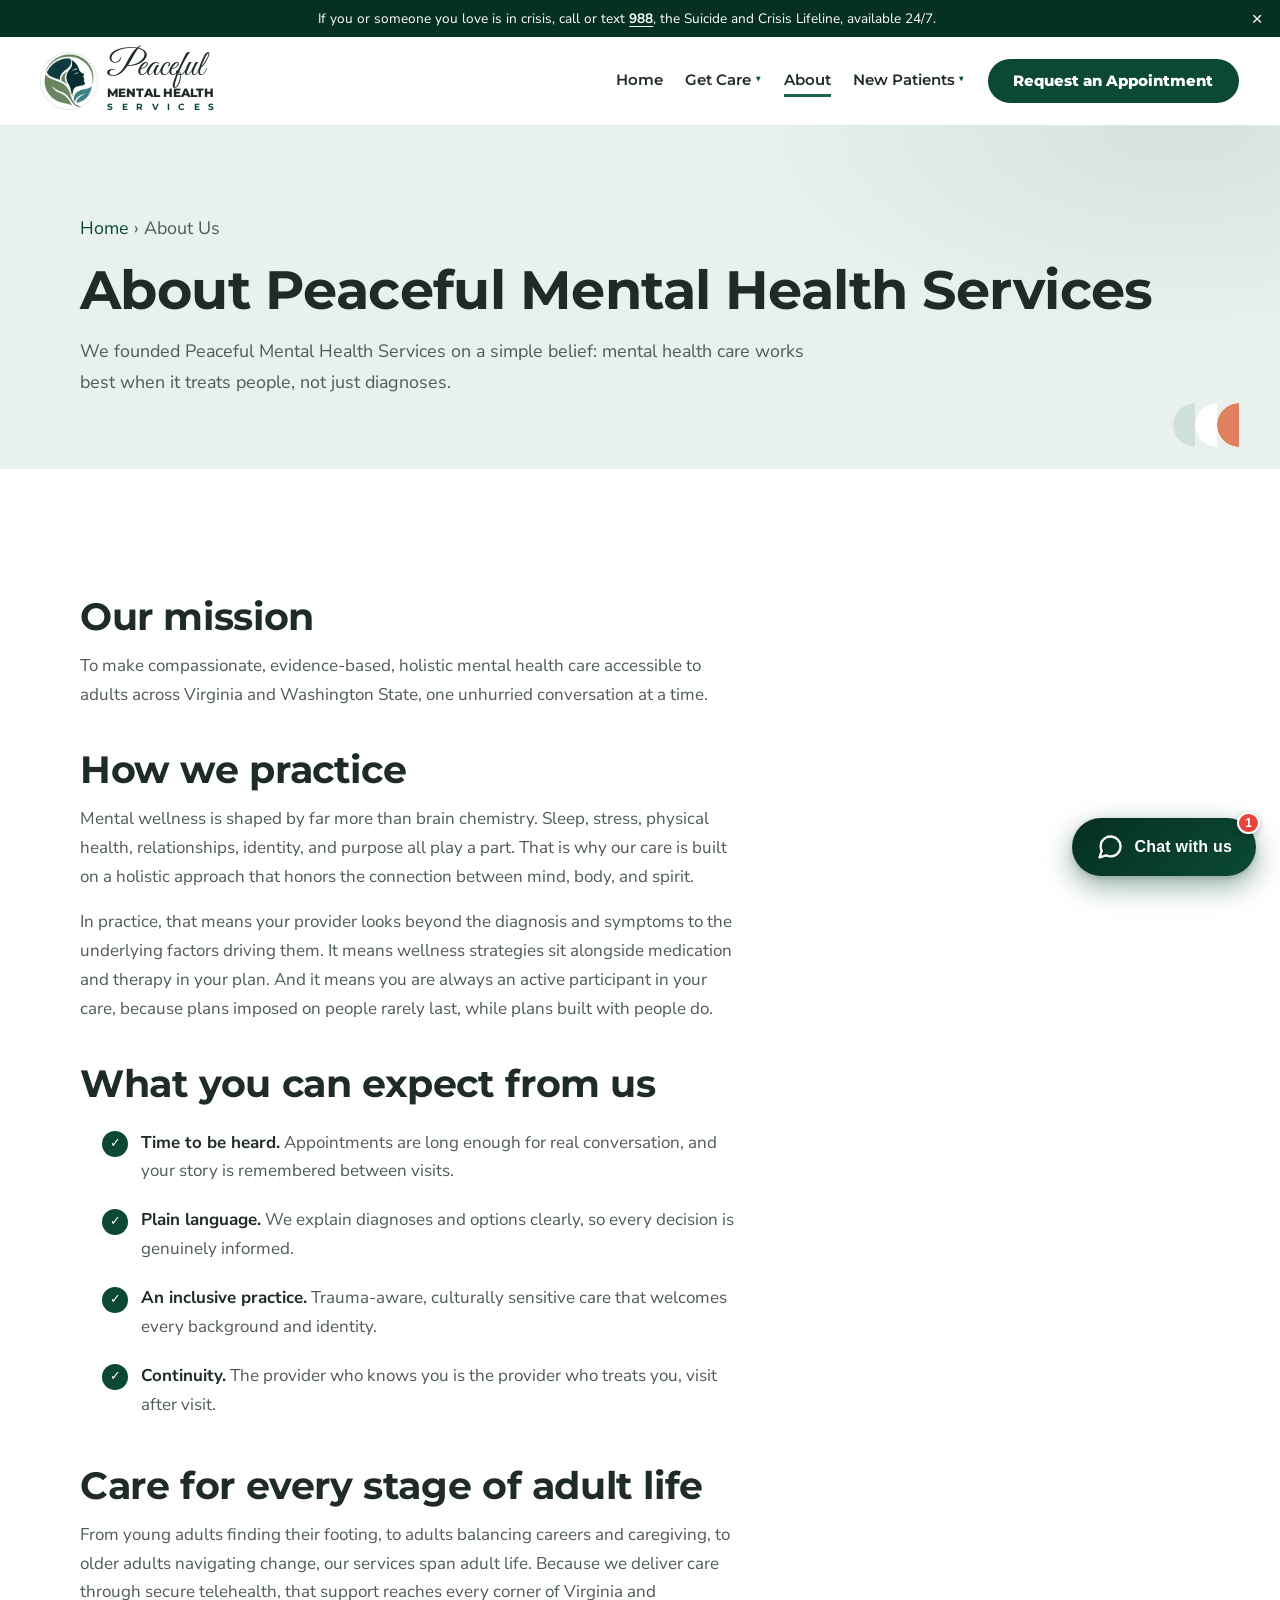
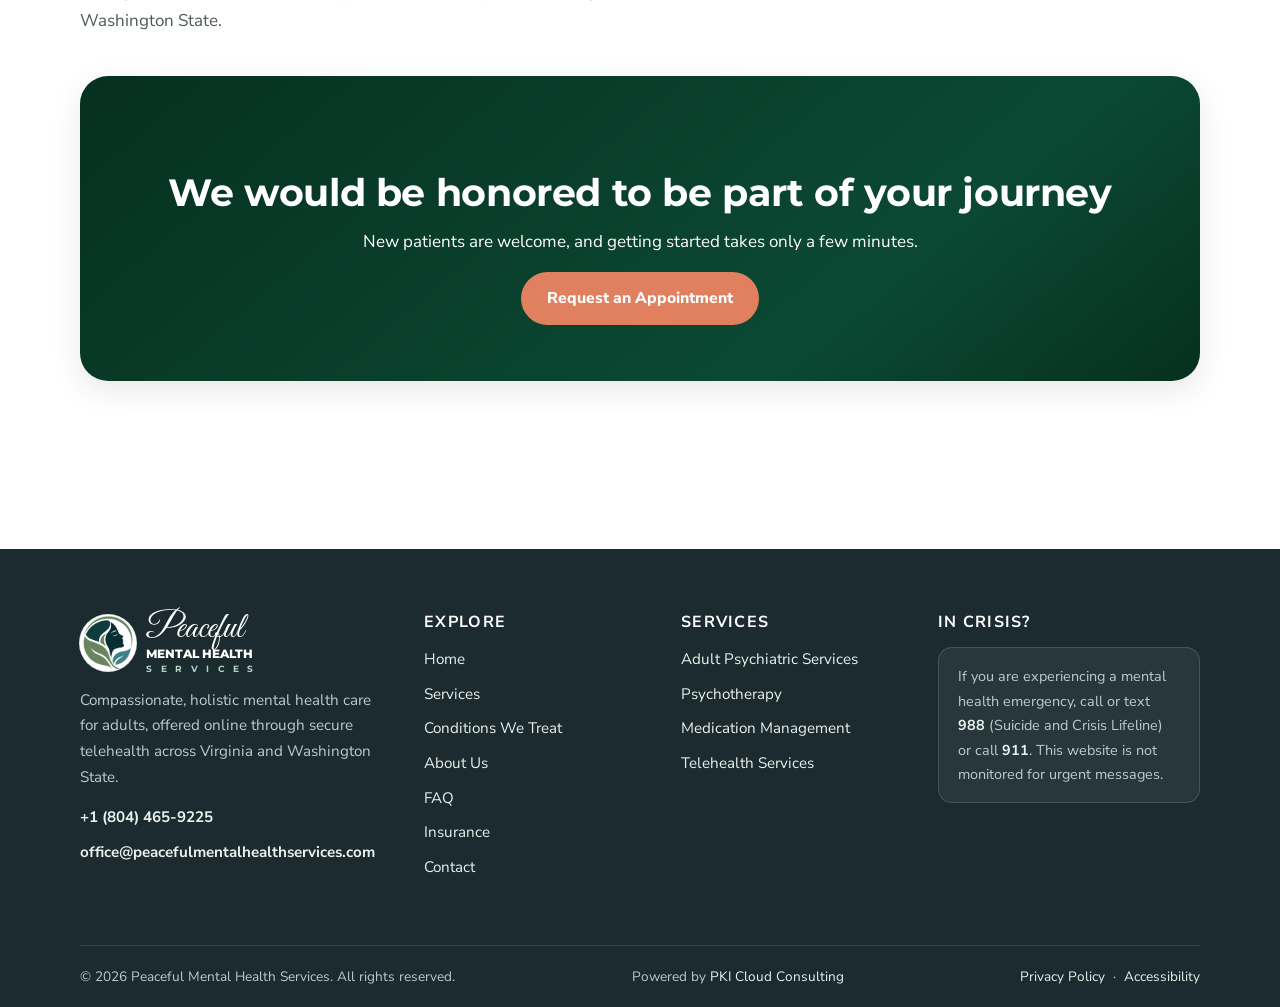
<file: about/index.html>
<!DOCTYPE html>
<html lang="en">
<head>
<meta charset="UTF-8">
<meta name="viewport" content="width=device-width, initial-scale=1.0">
<title>About Us | Peaceful Mental Health Services</title>
<meta name="description" content="Peaceful Mental Health Services delivers compassionate, holistic psychiatric care built on the connection between mind, body, and spirit.">
<link rel="canonical" href="https://www.peacefulmentalhealthservices.com/about/">
<meta property="og:url" content="https://www.peacefulmentalhealthservices.com/about/">
<link rel="preconnect" href="https://fonts.googleapis.com">
<link rel="preconnect" href="https://fonts.gstatic.com" crossorigin>
<link href="https://fonts.googleapis.com/css2?family=Great+Vibes&family=Montserrat:wght@500;600;700;800&family=Nunito+Sans:wght@400;700;800&display=swap" rel="stylesheet">
<link rel="icon" href="../assets/img/favicon-32.png" sizes="32x32">
<link rel="icon" href="../assets/img/favicon-192.png" sizes="192x192">
<link rel="apple-touch-icon" href="../assets/img/apple-touch-icon.png">
<link rel="icon" href="../assets/img/favicon-48-green.png" sizes="48x48">
<meta property="og:site_name" content="Peaceful Mental Health Services">
<meta property="og:image" content="https://www.peacefulmentalhealthservices.com/assets/img/og-share-green.png">
<meta property="og:image:width" content="1200">
<meta property="og:image:height" content="630">
<meta property="og:image:alt" content="Peaceful Mental Health Services logo">
<meta name="twitter:card" content="summary_large_image">
<meta name="twitter:image" content="https://www.peacefulmentalhealthservices.com/assets/img/og-share-green.png">
<meta name="color-scheme" content="light">
<link rel="stylesheet" href="../assets/css/pmhs.css?ver=pmhs-68">
</head>
<body>
<a class="skip-link" href="#main">Skip to main content</a>

<div class="announce-bar" role="region" aria-label="Announcement">
  <p>Now accepting new patients for telehealth across Virginia and Washington State</p>
  <button type="button" class="announce-close" aria-label="Dismiss announcement">&times;</button>
</div>
<div class="crisis-bar">If you or someone you love is in crisis, call or text <a href="tel:988">988</a>, the Suicide and Crisis Lifeline, available 24/7.<button type="button" class="crisis-close" aria-label="Dismiss crisis line message">&times;</button></div>

<header class="site-header">
  <div class="container">
    <a class="brand" href="../">
      <span class="brand-mark brand-mark--logo" aria-hidden="true">
        <img src="../assets/img/logo-mark.png" alt="" width="42" height="42">
      </span>
      <span class="brand-name"><span class="bn-1">Peaceful</span> <span class="bn-2">Mental Health</span><small class="brand-sub" aria-label="Services"><span>S</span><span>e</span><span>r</span><span>v</span><span>i</span><span>c</span><span>e</span><span>s</span></small></span>
    </a>
    <a class="btn btn-primary header-cta" href="../contact/">Request Appointment</a>
    <button class="nav-toggle" type="button" aria-expanded="false" aria-controls="nav" aria-label="Open menu">
      <span class="nav-burger" aria-hidden="true"><span></span><span></span></span>
    </button>
    <nav class="site-nav" id="nav" aria-label="Main navigation">
      <a href="../">Home</a>
      <div class="nav-item nav-mega"><a href="../services/">Get Care <span class="nav-caret" aria-hidden="true">&#9660;</span></a>
        <div class="nav-drop">
          <div class="mega-col">
            <a class="mega-title" href="../services/">Services</a>
            <div class="mega-links">
              <a href="../services/#adult">Adult Psychiatric Services</a>
              <a href="../services/#psychotherapy">Psychotherapy</a>
              <a href="../services/#medication">Medication Management</a>
              <a href="../services/#evaluations">Diagnostic Evaluations</a>
              <a href="../services/#telehealth">Telehealth Services</a>
              <a href="../services/#genesight">GeneSight Testing</a>
              <a href="../services/#oncology">Oncology Psychotherapy</a>
            </div>
          </div>
          <div class="mega-col">
            <a class="mega-title" href="../conditions/">Conditions We Treat</a>
            <div class="mega-links mega-links--two">
              <a href="../conditions/#depression">Depression</a>
              <a href="../conditions/#anxiety">Anxiety and Panic</a>
              <a href="../conditions/#bipolar">Bipolar and Mood Disorders</a>
              <a href="../conditions/#adhd">ADHD</a>
              <a href="../conditions/#ocd">OCD</a>
              <a href="../conditions/#ptsd">PTSD and Trauma</a>
              <a href="../conditions/#sleep">Sleep and Insomnia</a>
              <a href="../conditions/#perinatal">Postpartum and Perinatal</a>
              <a href="../conditions/#pmdd">PMDD</a>
              <a href="../conditions/#psychotic">Schizophrenia Spectrum</a>
              <a href="../conditions/#eating">Eating Disorders</a>
              <a href="../conditions/#grief">Grief and Life Transitions</a>
            </div>
          </div>
          <div class="mega-col">
            <a class="mega-title" href="../faq/">What to Expect</a>
            <div class="mega-links">
              <a href="../services/#telehealth">Online Telehealth Visits</a>
              <a href="../insurance/">Insurance</a>
              <a href="../faq/">FAQ</a>
              <a href="../contact/">Request an Appointment</a>
            </div>
          </div>
        </div>
      </div>
      <a href="../about/" aria-current="page">About</a>
      <div class="nav-item"><a href="../insurance/">New Patients <span class="nav-caret" aria-hidden="true">&#9660;</span></a>
        <div class="nav-drop">
          <a href="../insurance/">Insurance</a>
          <a href="../faq/">FAQ</a>
        </div>
      </div>
      <a class="btn btn-primary" href="../contact/">Request an Appointment</a>
    </nav>
  </div>
</header>

<main id="main">

  <section class="page-hero">
    <div class="container">
      <p class="breadcrumbs"><a href="../">Home</a> &rsaquo; About Us</p>
      <h1>About Peaceful Mental Health Services</h1>
      <p>We founded Peaceful Mental Health Services on a simple belief: mental health care works best when it treats people, not just diagnoses.</p>
    </div>
  </section>

  <section class="section">
    <div class="container prose">
      <h2>Our mission</h2>
      <p>To make compassionate, evidence-based, holistic mental health care accessible to adults across Virginia and Washington State, one unhurried conversation at a time.</p>

      <h2>How we practice</h2>
      <p>Mental wellness is shaped by far more than brain chemistry. Sleep, stress, physical health, relationships, identity, and purpose all play a part. That is why our care is built on a holistic approach that honors the connection between mind, body, and spirit.</p>
      <p>In practice, that means your provider looks beyond the diagnosis and symptoms to the underlying factors driving them. It means wellness strategies sit alongside medication and therapy in your plan. And it means you are always an active participant in your care, because plans imposed on people rarely last, while plans built with people do.</p>

      <h2>What you can expect from us</h2>
      <ul class="checklist" style="margin-bottom:1.5rem;">
        <li><span class="check" aria-hidden="true">&#10003;</span><span><strong>Time to be heard.</strong> Appointments are long enough for real conversation, and your story is remembered between visits.</span></li>
        <li><span class="check" aria-hidden="true">&#10003;</span><span><strong>Plain language.</strong> We explain diagnoses and options clearly, so every decision is genuinely informed.</span></li>
        <li><span class="check" aria-hidden="true">&#10003;</span><span><strong>An inclusive practice.</strong> Trauma-aware, culturally sensitive care that welcomes every background and identity.</span></li>
        <li><span class="check" aria-hidden="true">&#10003;</span><span><strong>Continuity.</strong> The provider who knows you is the provider who treats you, visit after visit.</span></li>
      </ul>

      <h2>Care for every stage of adult life</h2>
      <p>From young adults finding their footing, to adults balancing careers and caregiving, to older adults navigating change, our services span adult life. Because we deliver care through secure telehealth, that support reaches every corner of Virginia and Washington State.</p>

      <div class="cta-band" style="margin-top:2.5rem;">
        <h2>We would be honored to be part of your journey</h2>
        <p>New patients are welcome, and getting started takes only a few minutes.</p>
        <a class="btn btn-accent" href="../contact/">Request an Appointment</a>
      </div>
    </div>
  </section>

</main>

<footer class="site-footer">
  <div class="container footer-grid">
    <div class="footer-brand">
      <a class="brand" href="../">
        <span class="brand-mark brand-mark--logo" aria-hidden="true">
          <img src="../assets/img/logo-mark.png" alt="" width="42" height="42">
        </span>
        <span class="brand-name" style="color:#fff;"><span class="bn-1">Peaceful</span> <span class="bn-2">Mental Health</span><small class="brand-sub" style="color:#b9d3c4;" aria-label="Services"><span>S</span><span>e</span><span>r</span><span>v</span><span>i</span><span>c</span><span>e</span><span>s</span></small></span>
      </a>
      <p>Compassionate, holistic mental health care for adults, offered online through secure telehealth across Virginia and Washington State.</p>
      <ul class="footer-contact">
        <li><a href="tel:+18044659225">+1 (804) 465-9225</a></li>
        <li><a href="mailto:office@peacefulmentalhealthservices.com">office@peacefulmentalhealthservices.com</a></li>
      </ul>
    </div>
    <div>
      <h3>Explore</h3>
      <ul>
        <li><a href="../">Home</a></li>
        <li><a href="../services/">Services</a></li>
        <li><a href="../conditions/">Conditions We Treat</a></li>
        <li><a href="../about/">About Us</a></li>
        <li><a href="../faq/">FAQ</a></li>
        <li><a href="../insurance/">Insurance</a></li>
        <li><a href="../contact/">Contact</a></li>
      </ul>
    </div>
    <div>
      <h3>Services</h3>
      <ul>
        <li><a href="../services/#adult">Adult Psychiatric Services</a></li>
        <li><a href="../services/#psychotherapy">Psychotherapy</a></li>
        <li><a href="../services/#medication">Medication Management</a></li>
        <li><a href="../services/#telehealth">Telehealth Services</a></li>
      </ul>
    </div>
    <div>
      <h3>In crisis?</h3>
      <div class="footer-crisis">
        <p>If you are experiencing a mental health emergency, call or text <a href="tel:988"><strong>988</strong></a> (Suicide and Crisis Lifeline) or call <a href="tel:911"><strong>911</strong></a>. This website is not monitored for urgent messages.</p>
      </div>
    </div>
  </div>
  <div class="container footer-bottom">
    <span>&copy; 2026 Peaceful Mental Health Services. All rights reserved.</span>
    <span>Powered by <a href="https://pkicloudconsulting.com/" target="_blank" rel="noopener">PKI Cloud Consulting</a></span>
    <span><a href="../privacy-policy/">Privacy Policy</a> &nbsp;&middot;&nbsp; <a href="../accessibility/">Accessibility</a></span>
  </div>
</footer>

<!-- ===== Peaceful assistant chatbot ===== -->
<link rel="stylesheet" href="../assets/chatbot/pmhs-chatbot.css?ver=pmhs-14">
<div id="pm-chat" data-base="../" aria-live="polite">
  <button id="pm-chat-toggle" aria-label="Open help chat" aria-expanded="false">
    <span class="pm-chat-toggle__ring" aria-hidden="true"></span>
    <svg class="pm-chat-toggle__icon" viewBox="0 0 24 24" width="28" height="28" fill="none" stroke="currentColor" stroke-width="2" stroke-linecap="round" stroke-linejoin="round"><path d="M21 11.5a8.38 8.38 0 0 1-.9 3.8 8.5 8.5 0 0 1-7.6 4.7 8.38 8.38 0 0 1-3.8-.9L3 21l1.9-5.7a8.38 8.38 0 0 1-.9-3.8 8.5 8.5 0 0 1 4.7-7.6 8.38 8.38 0 0 1 3.8-.9h.5a8.48 8.48 0 0 1 8 8v.5z"/></svg>
    <span class="pm-chat-toggle__label">Chat with us</span>
    <span class="pm-chat-badge" aria-hidden="true">1</span>
  </button>
  <section id="pm-chat-panel" role="dialog" aria-label="Peaceful Mental Health Services help chat" hidden>
    <header id="pm-chat-head">
      <span class="pm-chat-avatar" aria-hidden="true"><img src="../assets/img/logo-mark.png" alt=""></span>
      <div class="pm-chat-head__text">
        <strong>Peaceful Assistant</strong>
        <span><i class="pm-chat-dot"></i>Online, typically replies instantly</span>
      </div>
      <button id="pm-chat-close" aria-label="Close chat">&times;</button>
    </header>
    <div id="pm-chat-log"></div>
    <div id="pm-chat-suggestions" aria-label="Quick questions"></div>
    <form id="pm-chat-form" autocomplete="off">
      <input id="pm-chat-input" type="text" placeholder="Type your question" aria-label="Type your question">
      <button type="submit" aria-label="Send">
        <svg viewBox="0 0 24 24" width="20" height="20" fill="none" stroke="currentColor" stroke-width="2" stroke-linecap="round" stroke-linejoin="round"><line x1="22" y1="2" x2="11" y2="13"/><polygon points="22 2 15 22 11 13 2 9 22 2"/></svg>
      </button>
    </form>
  </section>
</div>
<script src="../assets/chatbot/pmhs-chatbot.js?ver=pmhs-4" defer></script>

<script src="../assets/js/nav.js?ver=pmhs-6" defer></script>
</body>
</html>
</file>
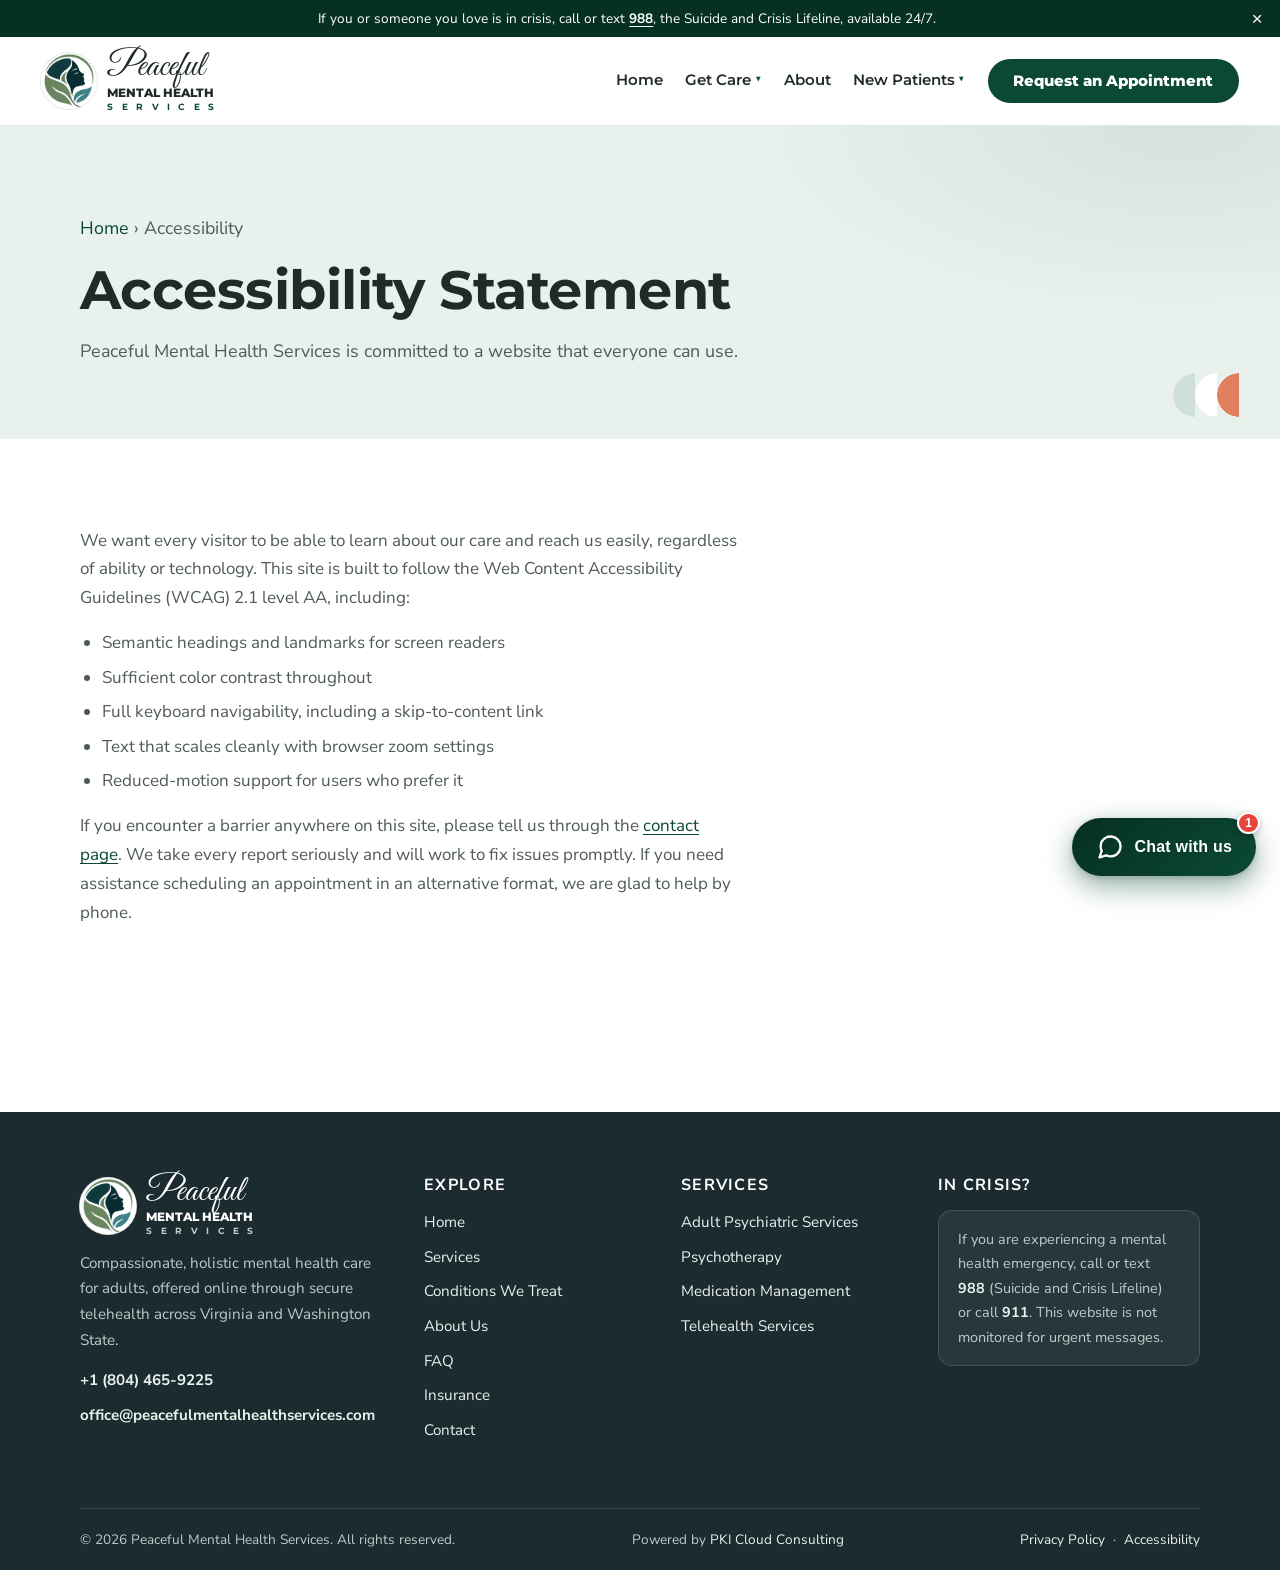
<file: accessibility/index.html>
<!DOCTYPE html>
<html lang="en">
<head>
<meta charset="UTF-8">
<meta name="viewport" content="width=device-width, initial-scale=1.0">
<title>Accessibility Statement | Peaceful Mental Health Services</title>
<meta name="description" content="Our commitment to an accessible website for every visitor.">
<link rel="canonical" href="https://www.peacefulmentalhealthservices.com/accessibility/">
<meta property="og:url" content="https://www.peacefulmentalhealthservices.com/accessibility/">
<link rel="preconnect" href="https://fonts.googleapis.com">
<link rel="preconnect" href="https://fonts.gstatic.com" crossorigin>
<link href="https://fonts.googleapis.com/css2?family=Great+Vibes&family=Montserrat:wght@500;600;700;800&family=Nunito+Sans:wght@400;700;800&display=swap" rel="stylesheet">
<link rel="icon" href="../assets/img/favicon-32.png" sizes="32x32">
<link rel="icon" href="../assets/img/favicon-192.png" sizes="192x192">
<link rel="apple-touch-icon" href="../assets/img/apple-touch-icon.png">
<link rel="icon" href="../assets/img/favicon-48-green.png" sizes="48x48">
<meta property="og:site_name" content="Peaceful Mental Health Services">
<meta property="og:image" content="https://www.peacefulmentalhealthservices.com/assets/img/og-share-green.png">
<meta property="og:image:width" content="1200">
<meta property="og:image:height" content="630">
<meta property="og:image:alt" content="Peaceful Mental Health Services logo">
<meta name="twitter:card" content="summary_large_image">
<meta name="twitter:image" content="https://www.peacefulmentalhealthservices.com/assets/img/og-share-green.png">
<meta name="color-scheme" content="light">
<link rel="stylesheet" href="../assets/css/pmhs.css?ver=pmhs-68">
</head>
<body>
<a class="skip-link" href="#main">Skip to main content</a>

<div class="announce-bar" role="region" aria-label="Announcement">
  <p>Now accepting new patients for telehealth across Virginia and Washington State</p>
  <button type="button" class="announce-close" aria-label="Dismiss announcement">&times;</button>
</div>
<div class="crisis-bar">If you or someone you love is in crisis, call or text <a href="tel:988">988</a>, the Suicide and Crisis Lifeline, available 24/7.<button type="button" class="crisis-close" aria-label="Dismiss crisis line message">&times;</button></div>

<header class="site-header">
  <div class="container">
    <a class="brand" href="../">
      <span class="brand-mark brand-mark--logo" aria-hidden="true">
        <img src="../assets/img/logo-mark.png" alt="" width="42" height="42">
      </span>
      <span class="brand-name"><span class="bn-1">Peaceful</span> <span class="bn-2">Mental Health</span><small class="brand-sub" aria-label="Services"><span>S</span><span>e</span><span>r</span><span>v</span><span>i</span><span>c</span><span>e</span><span>s</span></small></span>
    </a>
    <a class="btn btn-primary header-cta" href="../contact/">Request Appointment</a>
    <button class="nav-toggle" type="button" aria-expanded="false" aria-controls="nav" aria-label="Open menu">
      <span class="nav-burger" aria-hidden="true"><span></span><span></span></span>
    </button>
    <nav class="site-nav" id="nav" aria-label="Main navigation">
      <a href="../">Home</a>
      <div class="nav-item nav-mega"><a href="../services/">Get Care <span class="nav-caret" aria-hidden="true">&#9660;</span></a>
        <div class="nav-drop">
          <div class="mega-col">
            <a class="mega-title" href="../services/">Services</a>
            <div class="mega-links">
              <a href="../services/#adult">Adult Psychiatric Services</a>
              <a href="../services/#psychotherapy">Psychotherapy</a>
              <a href="../services/#medication">Medication Management</a>
              <a href="../services/#evaluations">Diagnostic Evaluations</a>
              <a href="../services/#telehealth">Telehealth Services</a>
              <a href="../services/#genesight">GeneSight Testing</a>
              <a href="../services/#oncology">Oncology Psychotherapy</a>
            </div>
          </div>
          <div class="mega-col">
            <a class="mega-title" href="../conditions/">Conditions We Treat</a>
            <div class="mega-links mega-links--two">
              <a href="../conditions/#depression">Depression</a>
              <a href="../conditions/#anxiety">Anxiety and Panic</a>
              <a href="../conditions/#bipolar">Bipolar and Mood Disorders</a>
              <a href="../conditions/#adhd">ADHD</a>
              <a href="../conditions/#ocd">OCD</a>
              <a href="../conditions/#ptsd">PTSD and Trauma</a>
              <a href="../conditions/#sleep">Sleep and Insomnia</a>
              <a href="../conditions/#perinatal">Postpartum and Perinatal</a>
              <a href="../conditions/#pmdd">PMDD</a>
              <a href="../conditions/#psychotic">Schizophrenia Spectrum</a>
              <a href="../conditions/#eating">Eating Disorders</a>
              <a href="../conditions/#grief">Grief and Life Transitions</a>
            </div>
          </div>
          <div class="mega-col">
            <a class="mega-title" href="../faq/">What to Expect</a>
            <div class="mega-links">
              <a href="../services/#telehealth">Online Telehealth Visits</a>
              <a href="../insurance/">Insurance</a>
              <a href="../faq/">FAQ</a>
              <a href="../contact/">Request an Appointment</a>
            </div>
          </div>
        </div>
      </div>
      <a href="../about/">About</a>
      <div class="nav-item"><a href="../insurance/">New Patients <span class="nav-caret" aria-hidden="true">&#9660;</span></a>
        <div class="nav-drop">
          <a href="../insurance/">Insurance</a>
          <a href="../faq/">FAQ</a>
        </div>
      </div>
      <a class="btn btn-primary" href="../contact/">Request an Appointment</a>
    </nav>
  </div>
</header>

<main id="main">

  <section class="page-hero">
    <div class="container">
      <p class="breadcrumbs"><a href="../">Home</a> &rsaquo; Accessibility</p>
      <h1>Accessibility Statement</h1>
      <p>Peaceful Mental Health Services is committed to a website that everyone can use.</p>
    </div>
  </section>

  <section class="section">
    <div class="container prose">
      <p>We want every visitor to be able to learn about our care and reach us easily, regardless of ability or technology. This site is built to follow the Web Content Accessibility Guidelines (WCAG) 2.1 level AA, including:</p>
      <ul>
        <li>Semantic headings and landmarks for screen readers</li>
        <li>Sufficient color contrast throughout</li>
        <li>Full keyboard navigability, including a skip-to-content link</li>
        <li>Text that scales cleanly with browser zoom settings</li>
        <li>Reduced-motion support for users who prefer it</li>
      </ul>
      <p>If you encounter a barrier anywhere on this site, please tell us through the <a href="../contact/">contact page</a>. We take every report seriously and will work to fix issues promptly. If you need assistance scheduling an appointment in an alternative format, we are glad to help by phone.</p>
    </div>
  </section>

</main>

<footer class="site-footer">
  <div class="container footer-grid">
    <div class="footer-brand">
      <a class="brand" href="../">
        <span class="brand-mark brand-mark--logo" aria-hidden="true">
          <img src="../assets/img/logo-mark.png" alt="" width="42" height="42">
        </span>
        <span class="brand-name" style="color:#fff;"><span class="bn-1">Peaceful</span> <span class="bn-2">Mental Health</span><small class="brand-sub" style="color:#b9d3c4;" aria-label="Services"><span>S</span><span>e</span><span>r</span><span>v</span><span>i</span><span>c</span><span>e</span><span>s</span></small></span>
      </a>
      <p>Compassionate, holistic mental health care for adults, offered online through secure telehealth across Virginia and Washington State.</p>
      <ul class="footer-contact">
        <li><a href="tel:+18044659225">+1 (804) 465-9225</a></li>
        <li><a href="mailto:office@peacefulmentalhealthservices.com">office@peacefulmentalhealthservices.com</a></li>
      </ul>
    </div>
    <div>
      <h3>Explore</h3>
      <ul>
        <li><a href="../">Home</a></li>
        <li><a href="../services/">Services</a></li>
        <li><a href="../conditions/">Conditions We Treat</a></li>
        <li><a href="../about/">About Us</a></li>
        <li><a href="../faq/">FAQ</a></li>
        <li><a href="../insurance/">Insurance</a></li>
        <li><a href="../contact/">Contact</a></li>
      </ul>
    </div>
    <div>
      <h3>Services</h3>
      <ul>
        <li><a href="../services/#adult">Adult Psychiatric Services</a></li>
        <li><a href="../services/#psychotherapy">Psychotherapy</a></li>
        <li><a href="../services/#medication">Medication Management</a></li>
        <li><a href="../services/#telehealth">Telehealth Services</a></li>
      </ul>
    </div>
    <div>
      <h3>In crisis?</h3>
      <div class="footer-crisis">
        <p>If you are experiencing a mental health emergency, call or text <a href="tel:988"><strong>988</strong></a> (Suicide and Crisis Lifeline) or call <a href="tel:911"><strong>911</strong></a>. This website is not monitored for urgent messages.</p>
      </div>
    </div>
  </div>
  <div class="container footer-bottom">
    <span>&copy; 2026 Peaceful Mental Health Services. All rights reserved.</span>
    <span>Powered by <a href="https://pkicloudconsulting.com/" target="_blank" rel="noopener">PKI Cloud Consulting</a></span>
    <span><a href="../privacy-policy/">Privacy Policy</a> &nbsp;&middot;&nbsp; <a href="../accessibility/">Accessibility</a></span>
  </div>
</footer>

<!-- ===== Peaceful assistant chatbot ===== -->
<link rel="stylesheet" href="../assets/chatbot/pmhs-chatbot.css?ver=pmhs-14">
<div id="pm-chat" data-base="../" aria-live="polite">
  <button id="pm-chat-toggle" aria-label="Open help chat" aria-expanded="false">
    <span class="pm-chat-toggle__ring" aria-hidden="true"></span>
    <svg class="pm-chat-toggle__icon" viewBox="0 0 24 24" width="28" height="28" fill="none" stroke="currentColor" stroke-width="2" stroke-linecap="round" stroke-linejoin="round"><path d="M21 11.5a8.38 8.38 0 0 1-.9 3.8 8.5 8.5 0 0 1-7.6 4.7 8.38 8.38 0 0 1-3.8-.9L3 21l1.9-5.7a8.38 8.38 0 0 1-.9-3.8 8.5 8.5 0 0 1 4.7-7.6 8.38 8.38 0 0 1 3.8-.9h.5a8.48 8.48 0 0 1 8 8v.5z"/></svg>
    <span class="pm-chat-toggle__label">Chat with us</span>
    <span class="pm-chat-badge" aria-hidden="true">1</span>
  </button>
  <section id="pm-chat-panel" role="dialog" aria-label="Peaceful Mental Health Services help chat" hidden>
    <header id="pm-chat-head">
      <span class="pm-chat-avatar" aria-hidden="true"><img src="../assets/img/logo-mark.png" alt=""></span>
      <div class="pm-chat-head__text">
        <strong>Peaceful Assistant</strong>
        <span><i class="pm-chat-dot"></i>Online, typically replies instantly</span>
      </div>
      <button id="pm-chat-close" aria-label="Close chat">&times;</button>
    </header>
    <div id="pm-chat-log"></div>
    <div id="pm-chat-suggestions" aria-label="Quick questions"></div>
    <form id="pm-chat-form" autocomplete="off">
      <input id="pm-chat-input" type="text" placeholder="Type your question" aria-label="Type your question">
      <button type="submit" aria-label="Send">
        <svg viewBox="0 0 24 24" width="20" height="20" fill="none" stroke="currentColor" stroke-width="2" stroke-linecap="round" stroke-linejoin="round"><line x1="22" y1="2" x2="11" y2="13"/><polygon points="22 2 15 22 11 13 2 9 22 2"/></svg>
      </button>
    </form>
  </section>
</div>
<script src="../assets/chatbot/pmhs-chatbot.js?ver=pmhs-4" defer></script>

<script src="../assets/js/nav.js?ver=pmhs-6" defer></script>
</body>
</html>
</file>
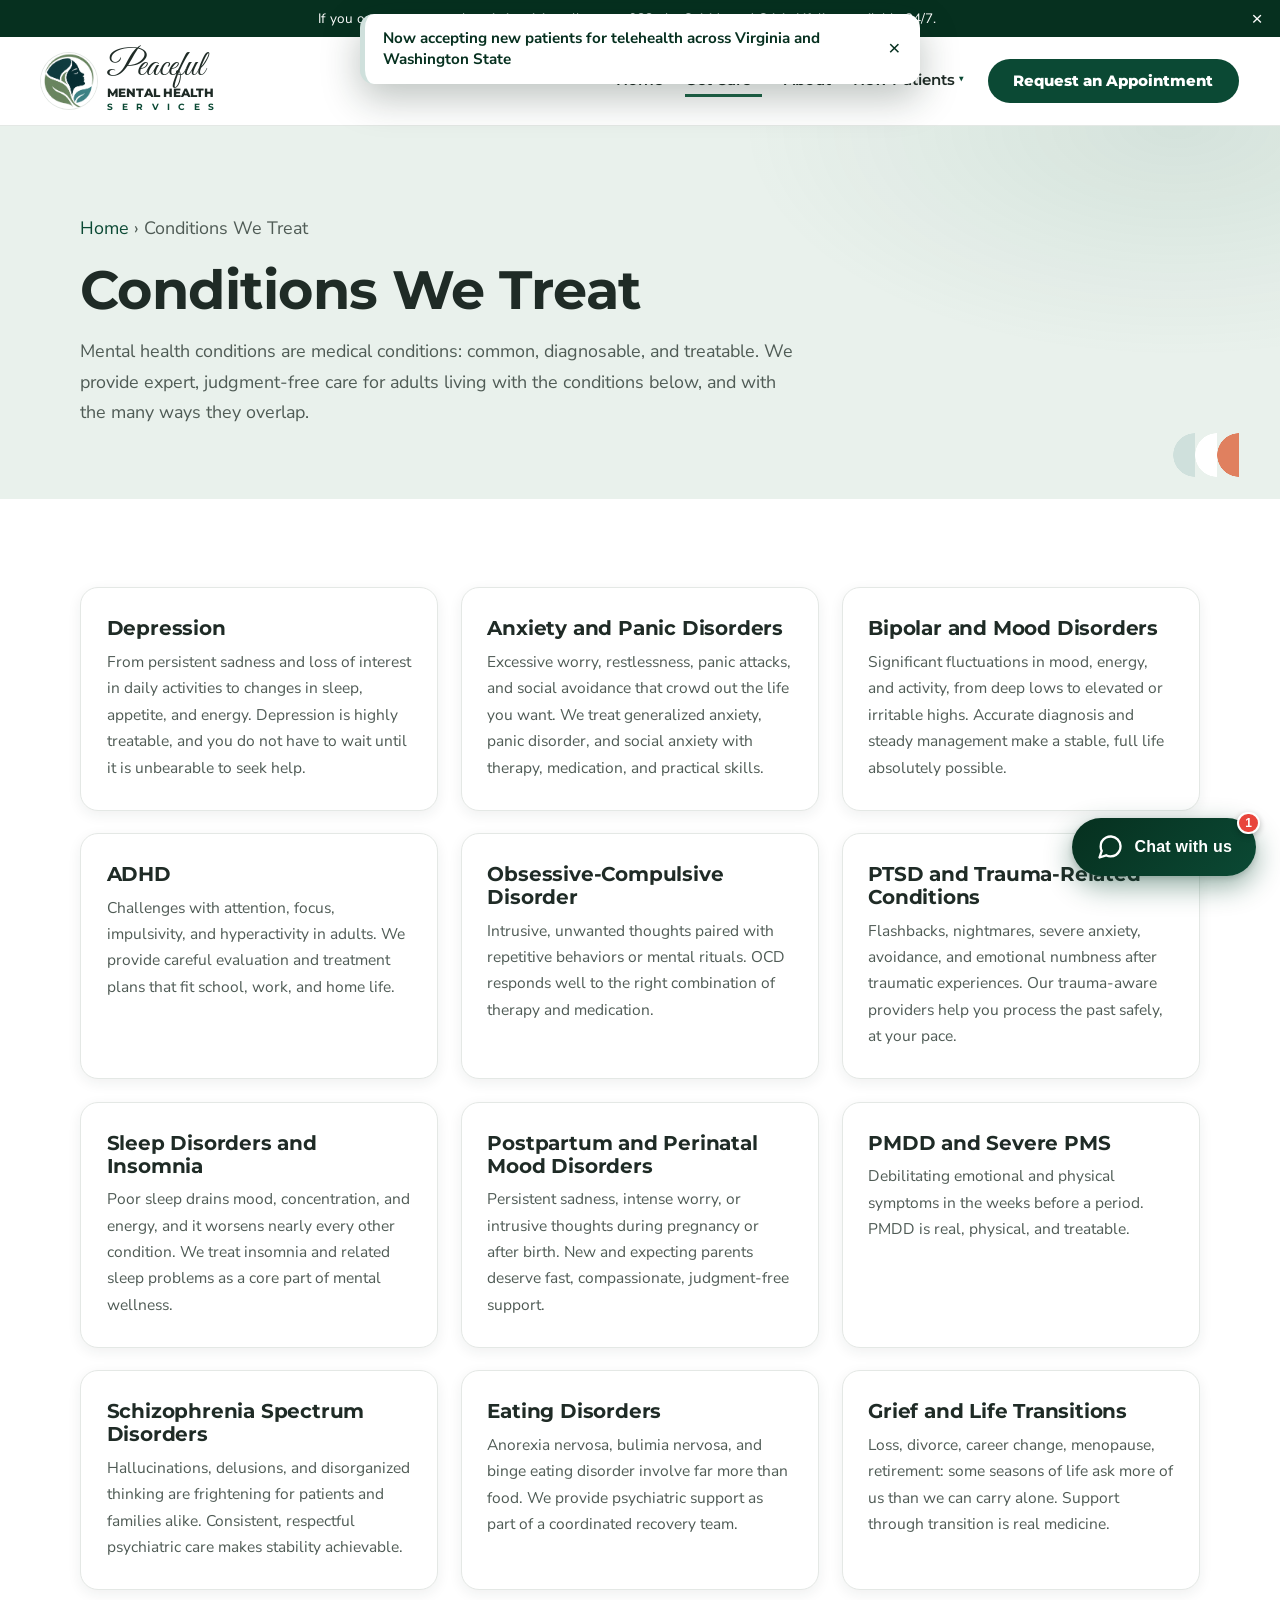
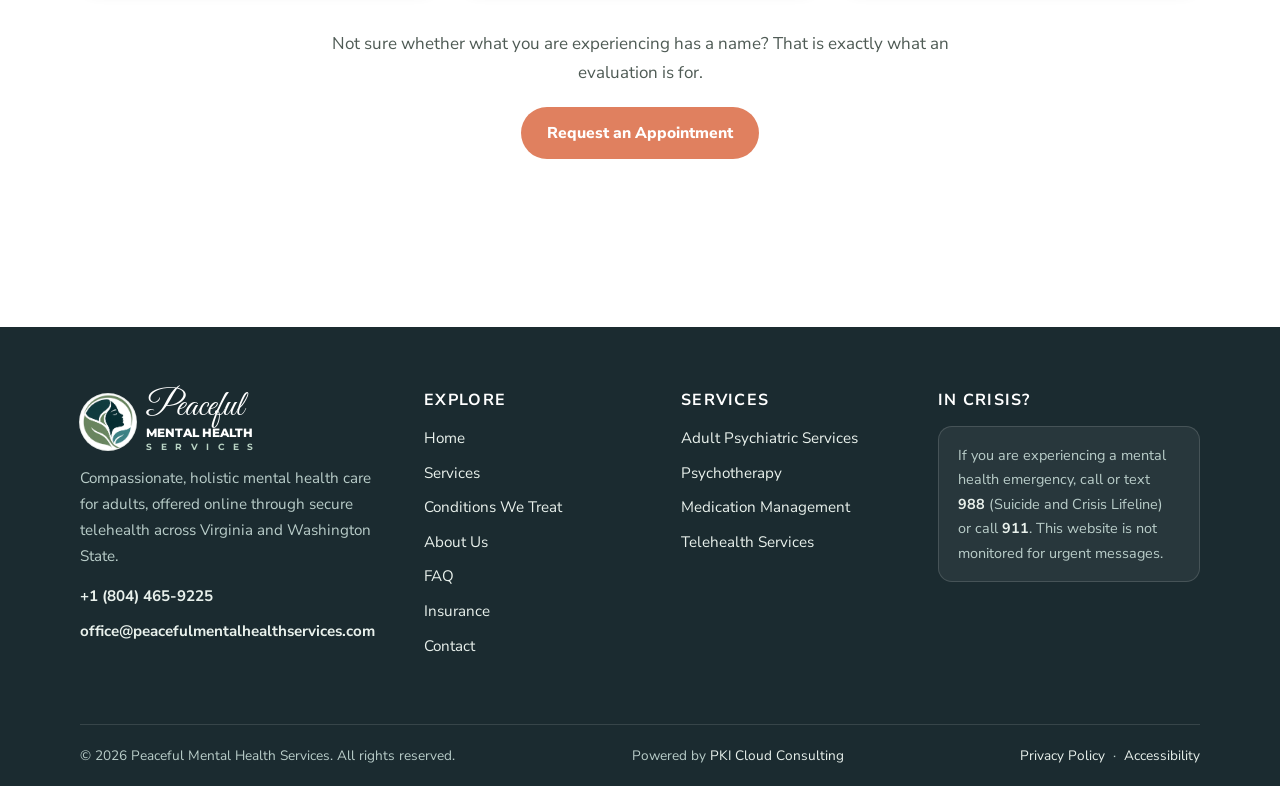
<file: conditions/index.html>
<!DOCTYPE html>
<html lang="en">
<head>
<meta charset="UTF-8">
<meta name="viewport" content="width=device-width, initial-scale=1.0">
<title>Conditions We Treat | Peaceful Mental Health Services</title>
<meta name="description" content="Expert care for depression, anxiety, ADHD, bipolar disorder, PTSD, OCD, and a full range of mental health conditions.">
<link rel="canonical" href="https://www.peacefulmentalhealthservices.com/conditions/">
<meta property="og:url" content="https://www.peacefulmentalhealthservices.com/conditions/">
<link rel="preconnect" href="https://fonts.googleapis.com">
<link rel="preconnect" href="https://fonts.gstatic.com" crossorigin>
<link href="https://fonts.googleapis.com/css2?family=Great+Vibes&family=Montserrat:wght@500;600;700;800&family=Nunito+Sans:wght@400;700;800&display=swap" rel="stylesheet">
<link rel="icon" href="../assets/img/favicon-32.png" sizes="32x32">
<link rel="icon" href="../assets/img/favicon-192.png" sizes="192x192">
<link rel="apple-touch-icon" href="../assets/img/apple-touch-icon.png">
<link rel="icon" href="../assets/img/favicon-48-green.png" sizes="48x48">
<meta property="og:site_name" content="Peaceful Mental Health Services">
<meta property="og:image" content="https://www.peacefulmentalhealthservices.com/assets/img/og-share-green.png">
<meta property="og:image:width" content="1200">
<meta property="og:image:height" content="630">
<meta property="og:image:alt" content="Peaceful Mental Health Services logo">
<meta name="twitter:card" content="summary_large_image">
<meta name="twitter:image" content="https://www.peacefulmentalhealthservices.com/assets/img/og-share-green.png">
<meta name="color-scheme" content="light">
<link rel="stylesheet" href="../assets/css/pmhs.css?ver=pmhs-68">
</head>
<body>
<a class="skip-link" href="#main">Skip to main content</a>

<div class="announce-bar" role="region" aria-label="Announcement">
  <p>Now accepting new patients for telehealth across Virginia and Washington State</p>
  <button type="button" class="announce-close" aria-label="Dismiss announcement">&times;</button>
</div>
<div class="crisis-bar">If you or someone you love is in crisis, call or text <a href="tel:988">988</a>, the Suicide and Crisis Lifeline, available 24/7.<button type="button" class="crisis-close" aria-label="Dismiss crisis line message">&times;</button></div>

<header class="site-header">
  <div class="container">
    <a class="brand" href="../">
      <span class="brand-mark brand-mark--logo" aria-hidden="true">
        <img src="../assets/img/logo-mark.png" alt="" width="42" height="42">
      </span>
      <span class="brand-name"><span class="bn-1">Peaceful</span> <span class="bn-2">Mental Health</span><small class="brand-sub" aria-label="Services"><span>S</span><span>e</span><span>r</span><span>v</span><span>i</span><span>c</span><span>e</span><span>s</span></small></span>
    </a>
    <a class="btn btn-primary header-cta" href="../contact/">Request Appointment</a>
    <button class="nav-toggle" type="button" aria-expanded="false" aria-controls="nav" aria-label="Open menu">
      <span class="nav-burger" aria-hidden="true"><span></span><span></span></span>
    </button>
    <nav class="site-nav" id="nav" aria-label="Main navigation">
      <a href="../">Home</a>
      <div class="nav-item nav-mega"><a href="../services/" aria-current="page">Get Care <span class="nav-caret" aria-hidden="true">&#9660;</span></a>
        <div class="nav-drop">
          <div class="mega-col">
            <a class="mega-title" href="../services/">Services</a>
            <div class="mega-links">
              <a href="../services/#adult">Adult Psychiatric Services</a>
              <a href="../services/#psychotherapy">Psychotherapy</a>
              <a href="../services/#medication">Medication Management</a>
              <a href="../services/#evaluations">Diagnostic Evaluations</a>
              <a href="../services/#telehealth">Telehealth Services</a>
              <a href="../services/#genesight">GeneSight Testing</a>
              <a href="../services/#oncology">Oncology Psychotherapy</a>
            </div>
          </div>
          <div class="mega-col">
            <a class="mega-title" href="../conditions/">Conditions We Treat</a>
            <div class="mega-links mega-links--two">
              <a href="../conditions/#depression">Depression</a>
              <a href="../conditions/#anxiety">Anxiety and Panic</a>
              <a href="../conditions/#bipolar">Bipolar and Mood Disorders</a>
              <a href="../conditions/#adhd">ADHD</a>
              <a href="../conditions/#ocd">OCD</a>
              <a href="../conditions/#ptsd">PTSD and Trauma</a>
              <a href="../conditions/#sleep">Sleep and Insomnia</a>
              <a href="../conditions/#perinatal">Postpartum and Perinatal</a>
              <a href="../conditions/#pmdd">PMDD</a>
              <a href="../conditions/#psychotic">Schizophrenia Spectrum</a>
              <a href="../conditions/#eating">Eating Disorders</a>
              <a href="../conditions/#grief">Grief and Life Transitions</a>
            </div>
          </div>
          <div class="mega-col">
            <a class="mega-title" href="../faq/">What to Expect</a>
            <div class="mega-links">
              <a href="../services/#telehealth">Online Telehealth Visits</a>
              <a href="../insurance/">Insurance</a>
              <a href="../faq/">FAQ</a>
              <a href="../contact/">Request an Appointment</a>
            </div>
          </div>
        </div>
      </div>
      <a href="../about/">About</a>
      <div class="nav-item"><a href="../insurance/">New Patients <span class="nav-caret" aria-hidden="true">&#9660;</span></a>
        <div class="nav-drop">
          <a href="../insurance/">Insurance</a>
          <a href="../faq/">FAQ</a>
        </div>
      </div>
      <a class="btn btn-primary" href="../contact/">Request an Appointment</a>
    </nav>
  </div>
</header>

<main id="main">

  <section class="page-hero">
    <div class="container">
      <p class="breadcrumbs"><a href="../">Home</a> &rsaquo; Conditions We Treat</p>
      <h1>Conditions We Treat</h1>
      <p>Mental health conditions are medical conditions: common, diagnosable, and treatable. We provide expert, judgment-free care for adults living with the conditions below, and with the many ways they overlap.</p>
    </div>
  </section>

  <section class="section">
    <div class="container">
      <div class="card-grid">

        <div class="card" id="depression">
          <h3>Depression</h3>
          <p>From persistent sadness and loss of interest in daily activities to changes in sleep, appetite, and energy. Depression is highly treatable, and you do not have to wait until it is unbearable to seek help.</p>
        </div>
        <div class="card" id="anxiety">
          <h3>Anxiety and Panic Disorders</h3>
          <p>Excessive worry, restlessness, panic attacks, and social avoidance that crowd out the life you want. We treat generalized anxiety, panic disorder, and social anxiety with therapy, medication, and practical skills.</p>
        </div>
        <div class="card" id="bipolar">
          <h3>Bipolar and Mood Disorders</h3>
          <p>Significant fluctuations in mood, energy, and activity, from deep lows to elevated or irritable highs. Accurate diagnosis and steady management make a stable, full life absolutely possible.</p>
        </div>
        <div class="card" id="adhd">
          <h3>ADHD</h3>
          <p>Challenges with attention, focus, impulsivity, and hyperactivity in adults. We provide careful evaluation and treatment plans that fit school, work, and home life.</p>
        </div>
        <div class="card" id="ocd">
          <h3>Obsessive-Compulsive Disorder</h3>
          <p>Intrusive, unwanted thoughts paired with repetitive behaviors or mental rituals. OCD responds well to the right combination of therapy and medication.</p>
        </div>
        <div class="card" id="ptsd">
          <h3>PTSD and Trauma-Related Conditions</h3>
          <p>Flashbacks, nightmares, severe anxiety, avoidance, and emotional numbness after traumatic experiences. Our trauma-aware providers help you process the past safely, at your pace.</p>
        </div>
        <div class="card" id="sleep">
          <h3>Sleep Disorders and Insomnia</h3>
          <p>Poor sleep drains mood, concentration, and energy, and it worsens nearly every other condition. We treat insomnia and related sleep problems as a core part of mental wellness.</p>
        </div>
        <div class="card" id="perinatal">
          <h3>Postpartum and Perinatal Mood Disorders</h3>
          <p>Persistent sadness, intense worry, or intrusive thoughts during pregnancy or after birth. New and expecting parents deserve fast, compassionate, judgment-free support.</p>
        </div>
        <div class="card" id="pmdd">
          <h3>PMDD and Severe PMS</h3>
          <p>Debilitating emotional and physical symptoms in the weeks before a period. PMDD is real, physical, and treatable.</p>
        </div>
        <div class="card" id="psychotic">
          <h3>Schizophrenia Spectrum Disorders</h3>
          <p>Hallucinations, delusions, and disorganized thinking are frightening for patients and families alike. Consistent, respectful psychiatric care makes stability achievable.</p>
        </div>
        <div class="card" id="eating">
          <h3>Eating Disorders</h3>
          <p>Anorexia nervosa, bulimia nervosa, and binge eating disorder involve far more than food. We provide psychiatric support as part of a coordinated recovery team.</p>
        </div>
        <div class="card" id="grief">
          <h3>Grief and Life Transitions</h3>
          <p>Loss, divorce, career change, menopause, retirement: some seasons of life ask more of us than we can carry alone. Support through transition is real medicine.</p>
        </div>
      </div>
      <div style="text-align:center; margin-top:2.5rem;">
        <p style="margin:0 auto 1.2rem; color:var(--ink-soft);">Not sure whether what you are experiencing has a name? That is exactly what an evaluation is for.</p>
        <a class="btn btn-accent" href="../contact/">Request an Appointment</a>
      </div>
    </div>
  </section>

</main>

<footer class="site-footer">
  <div class="container footer-grid">
    <div class="footer-brand">
      <a class="brand" href="../">
        <span class="brand-mark brand-mark--logo" aria-hidden="true">
          <img src="../assets/img/logo-mark.png" alt="" width="42" height="42">
        </span>
        <span class="brand-name" style="color:#fff;"><span class="bn-1">Peaceful</span> <span class="bn-2">Mental Health</span><small class="brand-sub" style="color:#b9d3c4;" aria-label="Services"><span>S</span><span>e</span><span>r</span><span>v</span><span>i</span><span>c</span><span>e</span><span>s</span></small></span>
      </a>
      <p>Compassionate, holistic mental health care for adults, offered online through secure telehealth across Virginia and Washington State.</p>
      <ul class="footer-contact">
        <li><a href="tel:+18044659225">+1 (804) 465-9225</a></li>
        <li><a href="mailto:office@peacefulmentalhealthservices.com">office@peacefulmentalhealthservices.com</a></li>
      </ul>
    </div>
    <div>
      <h3>Explore</h3>
      <ul>
        <li><a href="../">Home</a></li>
        <li><a href="../services/">Services</a></li>
        <li><a href="../conditions/">Conditions We Treat</a></li>
        <li><a href="../about/">About Us</a></li>
        <li><a href="../faq/">FAQ</a></li>
        <li><a href="../insurance/">Insurance</a></li>
        <li><a href="../contact/">Contact</a></li>
      </ul>
    </div>
    <div>
      <h3>Services</h3>
      <ul>
        <li><a href="../services/#adult">Adult Psychiatric Services</a></li>
        <li><a href="../services/#psychotherapy">Psychotherapy</a></li>
        <li><a href="../services/#medication">Medication Management</a></li>
        <li><a href="../services/#telehealth">Telehealth Services</a></li>
      </ul>
    </div>
    <div>
      <h3>In crisis?</h3>
      <div class="footer-crisis">
        <p>If you are experiencing a mental health emergency, call or text <a href="tel:988"><strong>988</strong></a> (Suicide and Crisis Lifeline) or call <a href="tel:911"><strong>911</strong></a>. This website is not monitored for urgent messages.</p>
      </div>
    </div>
  </div>
  <div class="container footer-bottom">
    <span>&copy; 2026 Peaceful Mental Health Services. All rights reserved.</span>
    <span>Powered by <a href="https://pkicloudconsulting.com/" target="_blank" rel="noopener">PKI Cloud Consulting</a></span>
    <span><a href="../privacy-policy/">Privacy Policy</a> &nbsp;&middot;&nbsp; <a href="../accessibility/">Accessibility</a></span>
  </div>
</footer>

<!-- ===== Peaceful assistant chatbot ===== -->
<link rel="stylesheet" href="../assets/chatbot/pmhs-chatbot.css?ver=pmhs-14">
<div id="pm-chat" data-base="../" aria-live="polite">
  <button id="pm-chat-toggle" aria-label="Open help chat" aria-expanded="false">
    <span class="pm-chat-toggle__ring" aria-hidden="true"></span>
    <svg class="pm-chat-toggle__icon" viewBox="0 0 24 24" width="28" height="28" fill="none" stroke="currentColor" stroke-width="2" stroke-linecap="round" stroke-linejoin="round"><path d="M21 11.5a8.38 8.38 0 0 1-.9 3.8 8.5 8.5 0 0 1-7.6 4.7 8.38 8.38 0 0 1-3.8-.9L3 21l1.9-5.7a8.38 8.38 0 0 1-.9-3.8 8.5 8.5 0 0 1 4.7-7.6 8.38 8.38 0 0 1 3.8-.9h.5a8.48 8.48 0 0 1 8 8v.5z"/></svg>
    <span class="pm-chat-toggle__label">Chat with us</span>
    <span class="pm-chat-badge" aria-hidden="true">1</span>
  </button>
  <section id="pm-chat-panel" role="dialog" aria-label="Peaceful Mental Health Services help chat" hidden>
    <header id="pm-chat-head">
      <span class="pm-chat-avatar" aria-hidden="true"><img src="../assets/img/logo-mark.png" alt=""></span>
      <div class="pm-chat-head__text">
        <strong>Peaceful Assistant</strong>
        <span><i class="pm-chat-dot"></i>Online, typically replies instantly</span>
      </div>
      <button id="pm-chat-close" aria-label="Close chat">&times;</button>
    </header>
    <div id="pm-chat-log"></div>
    <div id="pm-chat-suggestions" aria-label="Quick questions"></div>
    <form id="pm-chat-form" autocomplete="off">
      <input id="pm-chat-input" type="text" placeholder="Type your question" aria-label="Type your question">
      <button type="submit" aria-label="Send">
        <svg viewBox="0 0 24 24" width="20" height="20" fill="none" stroke="currentColor" stroke-width="2" stroke-linecap="round" stroke-linejoin="round"><line x1="22" y1="2" x2="11" y2="13"/><polygon points="22 2 15 22 11 13 2 9 22 2"/></svg>
      </button>
    </form>
  </section>
</div>
<script src="../assets/chatbot/pmhs-chatbot.js?ver=pmhs-4" defer></script>

<script src="../assets/js/nav.js?ver=pmhs-6" defer></script>
</body>
</html>
</file>
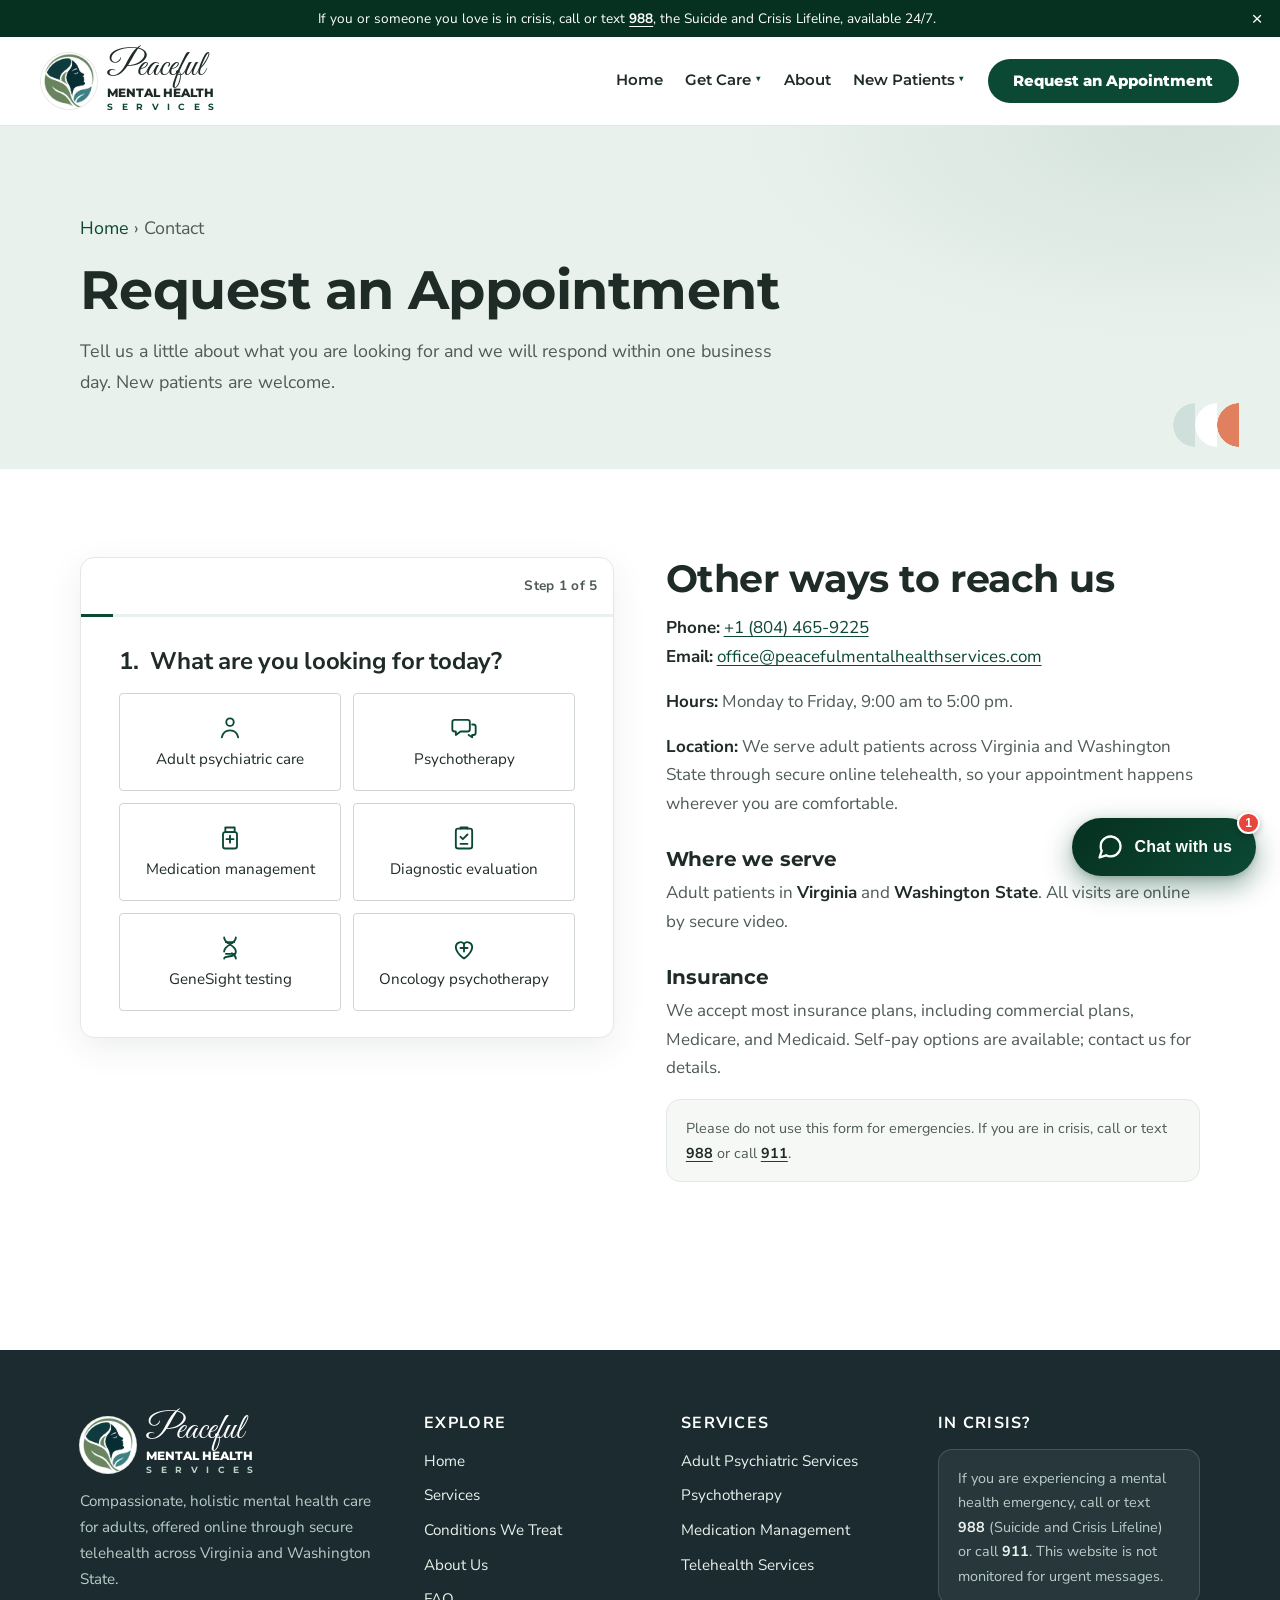
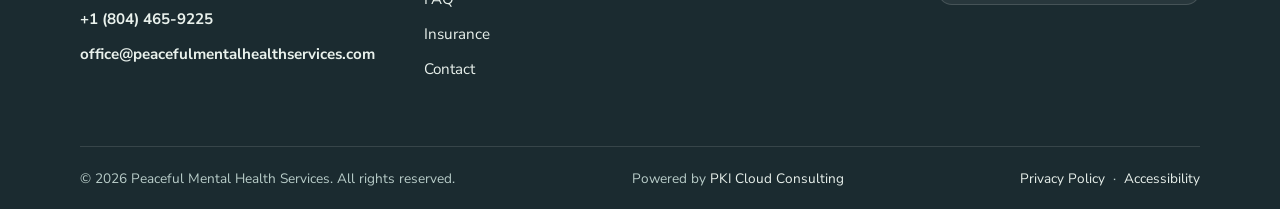
<file: contact/index.html>
<!DOCTYPE html>
<html lang="en">
<head>
<meta charset="UTF-8">
<meta name="viewport" content="width=device-width, initial-scale=1.0">
<title>Request an Appointment | Peaceful Mental Health Services</title>
<meta name="description" content="Contact Peaceful Mental Health Services to request an appointment. New adult patients welcome, online telehealth across Virginia and Washington State.">
<link rel="canonical" href="https://www.peacefulmentalhealthservices.com/contact/">
<meta property="og:url" content="https://www.peacefulmentalhealthservices.com/contact/">
<link rel="preconnect" href="https://fonts.googleapis.com">
<link rel="preconnect" href="https://fonts.gstatic.com" crossorigin>
<link href="https://fonts.googleapis.com/css2?family=Great+Vibes&family=Montserrat:wght@500;600;700;800&family=Nunito+Sans:wght@400;700;800&display=swap" rel="stylesheet">
<link rel="icon" href="../assets/img/favicon-32.png" sizes="32x32">
<link rel="icon" href="../assets/img/favicon-192.png" sizes="192x192">
<link rel="apple-touch-icon" href="../assets/img/apple-touch-icon.png">
<link rel="icon" href="../assets/img/favicon-48-green.png" sizes="48x48">
<meta property="og:site_name" content="Peaceful Mental Health Services">
<meta property="og:image" content="https://www.peacefulmentalhealthservices.com/assets/img/og-share-green.png">
<meta property="og:image:width" content="1200">
<meta property="og:image:height" content="630">
<meta property="og:image:alt" content="Peaceful Mental Health Services logo">
<meta name="twitter:card" content="summary_large_image">
<meta name="twitter:image" content="https://www.peacefulmentalhealthservices.com/assets/img/og-share-green.png">
<meta name="color-scheme" content="light">
<link rel="stylesheet" href="../assets/css/pmhs.css?ver=pmhs-68">
</head>
<body>
<a class="skip-link" href="#main">Skip to main content</a>

<div class="announce-bar" role="region" aria-label="Announcement">
  <p>Now accepting new patients for telehealth across Virginia and Washington State</p>
  <button type="button" class="announce-close" aria-label="Dismiss announcement">&times;</button>
</div>
<div class="crisis-bar">If you or someone you love is in crisis, call or text <a href="tel:988">988</a>, the Suicide and Crisis Lifeline, available 24/7.<button type="button" class="crisis-close" aria-label="Dismiss crisis line message">&times;</button></div>

<header class="site-header">
  <div class="container">
    <a class="brand" href="../">
      <span class="brand-mark brand-mark--logo" aria-hidden="true">
        <img src="../assets/img/logo-mark.png" alt="" width="42" height="42">
      </span>
      <span class="brand-name"><span class="bn-1">Peaceful</span> <span class="bn-2">Mental Health</span><small class="brand-sub" aria-label="Services"><span>S</span><span>e</span><span>r</span><span>v</span><span>i</span><span>c</span><span>e</span><span>s</span></small></span>
    </a>
    <a class="btn btn-primary header-cta" href="../contact/">Request Appointment</a>
    <button class="nav-toggle" type="button" aria-expanded="false" aria-controls="nav" aria-label="Open menu">
      <span class="nav-burger" aria-hidden="true"><span></span><span></span></span>
    </button>
    <nav class="site-nav" id="nav" aria-label="Main navigation">
      <a href="../">Home</a>
      <div class="nav-item nav-mega"><a href="../services/">Get Care <span class="nav-caret" aria-hidden="true">&#9660;</span></a>
        <div class="nav-drop">
          <div class="mega-col">
            <a class="mega-title" href="../services/">Services</a>
            <div class="mega-links">
              <a href="../services/#adult">Adult Psychiatric Services</a>
              <a href="../services/#psychotherapy">Psychotherapy</a>
              <a href="../services/#medication">Medication Management</a>
              <a href="../services/#evaluations">Diagnostic Evaluations</a>
              <a href="../services/#telehealth">Telehealth Services</a>
              <a href="../services/#genesight">GeneSight Testing</a>
              <a href="../services/#oncology">Oncology Psychotherapy</a>
            </div>
          </div>
          <div class="mega-col">
            <a class="mega-title" href="../conditions/">Conditions We Treat</a>
            <div class="mega-links mega-links--two">
              <a href="../conditions/#depression">Depression</a>
              <a href="../conditions/#anxiety">Anxiety and Panic</a>
              <a href="../conditions/#bipolar">Bipolar and Mood Disorders</a>
              <a href="../conditions/#adhd">ADHD</a>
              <a href="../conditions/#ocd">OCD</a>
              <a href="../conditions/#ptsd">PTSD and Trauma</a>
              <a href="../conditions/#sleep">Sleep and Insomnia</a>
              <a href="../conditions/#perinatal">Postpartum and Perinatal</a>
              <a href="../conditions/#pmdd">PMDD</a>
              <a href="../conditions/#psychotic">Schizophrenia Spectrum</a>
              <a href="../conditions/#eating">Eating Disorders</a>
              <a href="../conditions/#grief">Grief and Life Transitions</a>
            </div>
          </div>
          <div class="mega-col">
            <a class="mega-title" href="../faq/">What to Expect</a>
            <div class="mega-links">
              <a href="../services/#telehealth">Online Telehealth Visits</a>
              <a href="../insurance/">Insurance</a>
              <a href="../faq/">FAQ</a>
              <a href="../contact/">Request an Appointment</a>
            </div>
          </div>
        </div>
      </div>
      <a href="../about/">About</a>
      <div class="nav-item"><a href="../insurance/">New Patients <span class="nav-caret" aria-hidden="true">&#9660;</span></a>
        <div class="nav-drop">
          <a href="../insurance/">Insurance</a>
          <a href="../faq/">FAQ</a>
        </div>
      </div>
      <a class="btn btn-primary" href="../contact/">Request an Appointment</a>
    </nav>
  </div>
</header>

<main id="main">

  <section class="page-hero">
    <div class="container">
      <p class="breadcrumbs"><a href="../">Home</a> &rsaquo; Contact</p>
      <h1>Request an Appointment</h1>
      <p>Tell us a little about what you are looking for and we will respond within one business day. New patients are welcome.</p>
    </div>
  </section>

  <section class="section">
    <div class="container split" style="align-items:start;">
      <div class="care-box" data-current="1">
        <!-- Alma-style care finder: 1 service, 2 support needs, 3 location (virtual only), 4 payment, 5 contact.
             Requests go to the practice's Cloudflare Worker (office email + auto-reply, both from office@, via Resend),
             see worker/SETUP.md. Until FORM_ENDPOINT is set, the request opens the visitor's email app. -->
        <div class="care-head">
          <button type="button" class="care-back" aria-label="Back" hidden>
            <svg viewBox="0 0 24 24" width="22" height="22" fill="none" stroke="currentColor" stroke-width="1.8" stroke-linecap="round" stroke-linejoin="round" aria-hidden="true"><path d="M19 12H5M11 6l-6 6 6 6"/></svg>
          </button>
          <span class="care-count" aria-live="polite">Step 1 of 5</span>
        </div>
        <div class="care-progress" role="progressbar" aria-label="Questions answered" aria-valuemin="0" aria-valuemax="5" aria-valuenow="1"><span></span></div>

        <form class="care-form" novalidate>
          <input type="hidden" name="service" class="care-f-service">
          <input type="hidden" name="support" class="care-f-support">
          <input type="hidden" name="location" class="care-f-location">
          <input type="hidden" name="payment" class="care-f-payment">
          <!-- spam trap: real visitors never see or fill this; the Worker ignores any request that has it -->
          <div class="care-hp" aria-hidden="true"><label>Leave this empty<input type="text" name="website" tabindex="-1" autocomplete="off"></label></div>

          <!-- 1. Service -->
          <section class="care-step" data-step="1" aria-labelledby="care-q1">
            <h2 class="care-q" id="care-q1"><span>1.</span> What are you looking for today?</h2>
            <div class="care-options" role="radiogroup" aria-labelledby="care-q1">
              <button type="button" class="care-option" role="radio" aria-checked="false" data-value="Adult psychiatric care">
                <svg viewBox="0 0 24 24" width="28" height="28" fill="none" stroke="currentColor" stroke-width="1.6" stroke-linecap="round" stroke-linejoin="round" aria-hidden="true"><circle cx="12" cy="7" r="3.2"/><path d="M5 20c.8-3.8 3.6-6 7-6s6.2 2.2 7 6"/></svg>
                <span>Adult psychiatric care</span>
              </button>
              <button type="button" class="care-option" role="radio" aria-checked="false" data-value="Psychotherapy">
                <svg viewBox="0 0 24 24" width="28" height="28" fill="none" stroke="currentColor" stroke-width="1.6" stroke-linecap="round" stroke-linejoin="round" aria-hidden="true"><path d="M4 5h11a2 2 0 0 1 2 2v6a2 2 0 0 1-2 2H9l-4 3v-3H4a2 2 0 0 1-2-2V7a2 2 0 0 1 2-2z"/><path d="M19 9h1a2 2 0 0 1 2 2v5a2 2 0 0 1-2 2h-1v2l-3-2"/></svg>
                <span>Psychotherapy</span>
              </button>
              <button type="button" class="care-option" role="radio" aria-checked="false" data-value="Medication management">
                <svg viewBox="0 0 24 24" width="28" height="28" fill="none" stroke="currentColor" stroke-width="1.6" stroke-linecap="round" stroke-linejoin="round" aria-hidden="true"><rect x="6" y="7" width="12" height="14" rx="2"/><path d="M8 3h8v4H8zM9 13h6M12 10v6"/></svg>
                <span>Medication management</span>
              </button>
              <button type="button" class="care-option" role="radio" aria-checked="false" data-value="Diagnostic evaluation">
                <svg viewBox="0 0 24 24" width="28" height="28" fill="none" stroke="currentColor" stroke-width="1.6" stroke-linecap="round" stroke-linejoin="round" aria-hidden="true"><rect x="5" y="4" width="14" height="17" rx="2"/><path d="M9 4V3h6v1M9 11l2 2 4-4M9 17h6"/></svg>
                <span>Diagnostic evaluation</span>
              </button>
              <button type="button" class="care-option" role="radio" aria-checked="false" data-value="GeneSight testing">
                <svg viewBox="0 0 24 24" width="28" height="28" fill="none" stroke="currentColor" stroke-width="1.6" stroke-linecap="round" stroke-linejoin="round" aria-hidden="true"><path d="M7 3c0 6 10 6 10 12s-10 3-10 6M17 3c0 6-10 6-10 12M17 21c0-2-1.5-3.4-3.4-4.5"/><path d="M8.5 7h7M8.5 17h7"/></svg>
                <span>GeneSight testing</span>
              </button>
              <button type="button" class="care-option" role="radio" aria-checked="false" data-value="Oncology psychotherapy">
                <svg viewBox="0 0 24 24" width="28" height="28" fill="none" stroke="currentColor" stroke-width="1.6" stroke-linecap="round" stroke-linejoin="round" aria-hidden="true"><path d="M12 21s-7-4.4-7-10a4 4 0 0 1 7-2.6A4 4 0 0 1 19 11c0 5.6-7 10-7 10z"/><path d="M12 9v6M9 12h6"/></svg>
                <span>Oncology psychotherapy</span>
              </button>
            </div>
          </section>

          <!-- 2. Support needs -->
          <section class="care-step" data-step="2" aria-labelledby="care-q2" hidden>
            <h2 class="care-q" id="care-q2"><span>2.</span> What would you like support with?</h2>
            <p class="care-sub">Select all that apply.</p>
            <div class="care-options care-multi" role="group" aria-labelledby="care-q2">
              <button type="button" class="care-option" aria-pressed="false" data-value="Anxiety and panic">
                <svg viewBox="0 0 24 24" width="26" height="26" fill="none" stroke="currentColor" stroke-width="1.6" stroke-linecap="round" stroke-linejoin="round" aria-hidden="true"><path d="M13 2 5 13h6l-1 9 8-11h-6z"/></svg>
                <span>Anxiety and panic</span>
              </button>
              <button type="button" class="care-option" aria-pressed="false" data-value="Depression">
                <svg viewBox="0 0 24 24" width="26" height="26" fill="none" stroke="currentColor" stroke-width="1.6" stroke-linecap="round" stroke-linejoin="round" aria-hidden="true"><path d="M7 15a4 4 0 1 1 .8-7.9A5 5 0 0 1 17.5 8 3.5 3.5 0 1 1 17 15z"/><path d="M8 19l-1 2M12 19l-1 2M16 19l-1 2"/></svg>
                <span>Depression</span>
              </button>
              <button type="button" class="care-option" aria-pressed="false" data-value="ADHD">
                <svg viewBox="0 0 24 24" width="26" height="26" fill="none" stroke="currentColor" stroke-width="1.6" stroke-linecap="round" stroke-linejoin="round" aria-hidden="true"><circle cx="12" cy="12" r="3"/><path d="M12 2v3M12 19v3M2 12h3M19 12h3M5 5l2 2M17 17l2 2M5 19l2-2M17 7l2-2"/></svg>
                <span>ADHD</span>
              </button>
              <button type="button" class="care-option" aria-pressed="false" data-value="Bipolar and mood">
                <svg viewBox="0 0 24 24" width="26" height="26" fill="none" stroke="currentColor" stroke-width="1.6" stroke-linecap="round" stroke-linejoin="round" aria-hidden="true"><path d="M2 12c2.5-6 5-6 7.5 0s5 6 7.5 0 3.5-4 5-2"/></svg>
                <span>Bipolar and mood</span>
              </button>
              <button type="button" class="care-option" aria-pressed="false" data-value="Trauma and PTSD">
                <svg viewBox="0 0 24 24" width="26" height="26" fill="none" stroke="currentColor" stroke-width="1.6" stroke-linecap="round" stroke-linejoin="round" aria-hidden="true"><path d="M12 3l7 3v5c0 4.5-3 8.3-7 10-4-1.7-7-5.5-7-10V6z"/><path d="M9 12l2 2 4-4"/></svg>
                <span>Trauma and PTSD</span>
              </button>
              <button type="button" class="care-option" aria-pressed="false" data-value="Sleep and insomnia">
                <svg viewBox="0 0 24 24" width="26" height="26" fill="none" stroke="currentColor" stroke-width="1.6" stroke-linecap="round" stroke-linejoin="round" aria-hidden="true"><path d="M20 14.5A8 8 0 1 1 9.5 4a6.5 6.5 0 0 0 10.5 10.5z"/></svg>
                <span>Sleep and insomnia</span>
              </button>
              <button type="button" class="care-option" aria-pressed="false" data-value="Grief and life transitions">
                <svg viewBox="0 0 24 24" width="26" height="26" fill="none" stroke="currentColor" stroke-width="1.6" stroke-linecap="round" stroke-linejoin="round" aria-hidden="true"><path d="M5 19C5 10 11 5 20 4c-1 9-6 15-15 15z"/><path d="M5 19l8-8"/></svg>
                <span>Grief and life transitions</span>
              </button>
              <button type="button" class="care-option care-unsure" aria-pressed="false" data-value="I'm not sure yet">
                <svg viewBox="0 0 24 24" width="26" height="26" fill="none" stroke="currentColor" stroke-width="1.6" stroke-linecap="round" stroke-linejoin="round" aria-hidden="true"><circle cx="12" cy="12" r="9"/><path d="M9.5 9.5a2.6 2.6 0 1 1 3.6 2.4c-.7.3-1.1.9-1.1 1.6v.5M12 17h.01"/></svg>
                <span>I'm not sure yet</span>
              </button>
              <button type="button" class="care-option care-more-item" aria-pressed="false" data-value="Obsessive-compulsive disorder" hidden><span>OCD</span></button>
              <button type="button" class="care-option care-more-item" aria-pressed="false" data-value="Postpartum and perinatal mood" hidden><span>Postpartum and perinatal mood</span></button>
              <button type="button" class="care-option care-more-item" aria-pressed="false" data-value="PMDD and severe PMS" hidden><span>PMDD and severe PMS</span></button>
              <button type="button" class="care-option care-more-item" aria-pressed="false" data-value="Eating disorders" hidden><span>Eating disorders</span></button>
              <button type="button" class="care-option care-more-item" aria-pressed="false" data-value="Schizophrenia spectrum" hidden><span>Schizophrenia spectrum</span></button>
              <button type="button" class="care-option care-more-item" aria-pressed="false" data-value="Stress and burnout" hidden><span>Stress and burnout</span></button>
            </div>
            <button type="button" class="care-more" aria-expanded="false">View more options
              <svg viewBox="0 0 24 24" width="16" height="16" fill="none" stroke="currentColor" stroke-width="2" stroke-linecap="round" stroke-linejoin="round" aria-hidden="true"><path d="M6 9l6 6 6-6"/></svg>
            </button>
            <div class="care-other" hidden>
              <label for="care-other">Something else? Tell us in a few words</label>
              <input id="care-other" name="support_other" maxlength="120" placeholder="For example: focus at work, anger, loneliness">
            </div>
          </section>

          <!-- 3. Location, virtual only -->
          <section class="care-step" data-step="3" aria-labelledby="care-q3" hidden>
            <h2 class="care-q" id="care-q3"><span>3.</span> Where are you located?</h2>
            <p class="care-sub">We will match you with a clinician licensed where you are. We currently see adults in Virginia and Washington State.</p>
            <label for="care-loc" class="care-visually-hidden">Your state or ZIP code</label>
            <div class="care-loc-wrap">
              <svg viewBox="0 0 24 24" width="20" height="20" fill="none" stroke="currentColor" stroke-width="1.7" stroke-linecap="round" stroke-linejoin="round" aria-hidden="true"><path d="M12 21s-6-5.5-6-11a6 6 0 0 1 12 0c0 5.5-6 11-6 11z"/><circle cx="12" cy="10" r="2.2"/></svg>
              <input id="care-loc" list="care-states" autocomplete="postal-code" placeholder="Your state or ZIP code" aria-describedby="care-loc-msg">
              <datalist id="care-states"><option value="Virginia"></option><option value="Washington State"></option></datalist>
            </div>
            <div class="care-quick" role="group" aria-label="Choose your state">
              <button type="button" class="care-chip" data-state="Virginia">Virginia</button>
              <button type="button" class="care-chip" data-state="Washington State">Washington State</button>
            </div>
            <p class="care-loc-msg" id="care-loc-msg" aria-live="polite"></p>
            <h3 class="care-q2">How will you meet with your provider?</h3>
            <div class="care-virtual" role="radiogroup" aria-label="How you will meet with your provider">
              <label class="care-radio is-selected">
                <input type="radio" name="visit_type" value="Virtual" checked>
                <span><strong>Virtually, by secure video</strong><small>Every visit is online, so you can join from home, work, or anywhere in Virginia or Washington State.</small></span>
              </label>
            </div>
          </section>

          <!-- 4. Payment -->
          <section class="care-step" data-step="4" aria-labelledby="care-q4" hidden>
            <h2 class="care-q" id="care-q4"><span>4.</span> How would you like to pay?</h2>
            <p class="care-sub">We accept most insurance plans, including commercial plans, Medicare, and Medicaid.</p>
            <div class="care-list" role="radiogroup" aria-labelledby="care-q4">
              <button type="button" class="care-row" role="radio" aria-checked="false" data-value="Insurance">Insurance</button>
              <button type="button" class="care-row" role="radio" aria-checked="false" data-value="Self-pay">Self-pay</button>
              <button type="button" class="care-row" role="radio" aria-checked="false" data-value="I'm not sure yet">I'm not sure yet</button>
            </div>
            <div class="care-plan" hidden>
              <label for="care-plan">Your insurance plan</label>
              <select id="care-plan" name="insurance_plan">
                <option value="">Choose your plan</option>
                <option>Aetna</option><option>Aetna Better Health of Virginia</option><option>Allegiance Benefit Plan Management</option>
                <option>American Plan Administrators</option><option>Anthem BCBS</option><option>Anthem HealthKeepers</option>
                <option>Cigna</option><option>Direct Health</option><option>GEHA</option><option>Medicaid of Virginia</option>
                <option>Medicare</option><option>Optum</option><option>Optum Behavioral Health</option><option>Railroad Medicare</option>
                <option>UHC</option><option>UHC Community Plan</option><option>UMR</option><option>VACCN</option>
                <option>My plan is not listed</option>
              </select>
              <p class="care-hint">Not sure about coverage? We will verify your benefits before your first visit.</p>
            </div>
          </section>

          <!-- 5. Contact -->
          <section class="care-step" data-step="5" aria-labelledby="care-q5" hidden>
            <h2 class="care-q" id="care-q5"><span>5.</span> Almost done. How can we reach you?</h2>
            <ul class="care-summary" aria-label="Your answers"></ul>
            <div class="form-grid">
              <div><label for="fname">First name</label><input id="fname" name="fname" autocomplete="given-name" required></div>
              <div><label for="lname">Last name</label><input id="lname" name="lname" autocomplete="family-name" required></div>
              <div><label for="email">Email</label><input id="email" name="email" type="email" autocomplete="email" required></div>
              <div><label for="phone">Phone (optional)</label><input id="phone" name="phone" type="tel" autocomplete="tel"></div>
              <div class="full"><label for="msg">Anything else you would like us to know? (optional, please do not include sensitive medical details)</label><textarea id="msg" name="msg" rows="3"></textarea></div>
            </div>
            <p class="care-error" aria-live="polite"></p>
          </section>

          <section class="care-step care-done" data-step="6" hidden tabindex="-1">
            <svg viewBox="0 0 24 24" width="44" height="44" fill="none" stroke="currentColor" stroke-width="1.6" stroke-linecap="round" stroke-linejoin="round" aria-hidden="true"><circle cx="12" cy="12" r="9.5"/><path d="M8 12.5l2.6 2.6L16 9.6"/></svg>
            <h2 class="care-q">Thank you. Your request is ready.</h2>
            <p class="care-done-text"></p>
            <p class="care-hint">Prefer to talk? Call us at <a href="tel:+18044659225">+1 (804) 465-9225</a>, Monday to Friday, 9:00 am to 5:00 pm.</p>
          </section>

          <div class="care-foot">
            <button type="button" class="btn btn-primary care-next" disabled>Continue</button>
          </div>
        </form>
      </div>
      <script>
      (function () {
        // Paste the Cloudflare Worker URL here (https://pmhs-consultation.<your-subdomain>.workers.dev). See worker/SETUP.md.
        var FORM_ENDPOINT = "https://pmhs-consultation.tight-bush-2238.workers.dev";
        var OFFICE_EMAIL = "office@peacefulmentalhealthservices.com";
        var box = document.querySelector(".care-box"); if (!box) return;
        var form = box.querySelector(".care-form");
        var steps = [].slice.call(box.querySelectorAll(".care-step"));
        var nextBtn = box.querySelector(".care-next");
        var backBtn = box.querySelector(".care-back");
        var count = box.querySelector(".care-count");
        var bar = box.querySelector(".care-progress");
        var TOTAL = 5, step = 1;
        var ans = { service: "", support: [], location: "", payment: "", plan: "" };
        function $(s) { return box.querySelector(s); }

        // suggestions per service: these conditions move to the front of step 2
        var SUGGEST = {
          "Adult psychiatric care": ["Depression", "Anxiety and panic", "Bipolar and mood"],
          "Psychotherapy": ["Anxiety and panic", "Grief and life transitions", "Trauma and PTSD"],
          "Medication management": ["Depression", "ADHD", "Anxiety and panic"],
          "Diagnostic evaluation": ["ADHD", "Bipolar and mood", "I'm not sure yet"],
          "GeneSight testing": ["Depression", "Anxiety and panic", "ADHD"],
          "Oncology psychotherapy": ["Anxiety and panic", "Depression", "Grief and life transitions"]
        };

        function valid() {
          if (step === 1) return !!ans.service;
          if (step === 2) return ans.support.length > 0 || !!$("#care-other").value.trim();
          if (step === 3) return !!ans.location;
          if (step === 4) return !!ans.payment && (ans.payment !== "Insurance" || !!$("#care-plan").value);
          return true;
        }
        function refresh() { nextBtn.disabled = !valid(); }

        function show(n, initial) {
          step = n;
          steps.forEach(function (s) { s.hidden = Number(s.getAttribute("data-step")) !== n; });
          box.setAttribute("data-current", n);
          var done = n > TOTAL;
          backBtn.hidden = n === 1 || done;
          count.textContent = done ? "All set" : "Step " + n + " of " + TOTAL;
          bar.setAttribute("aria-valuenow", Math.min(n, TOTAL));
          bar.firstElementChild.style.width = (done ? 100 : (n - 1) / TOTAL * 100 + 6) + "%";
          box.querySelector(".care-foot").hidden = n === 1 || done;
          nextBtn.textContent = n === TOTAL ? "Request my consultation" : "Continue";
          // step 2 keeps its natural order: no options are pre-suggested, people choose for themselves
          if (n === TOTAL) summary();
          refresh();
          var h = steps[n - 1] && steps[n - 1].querySelector(".care-q");
          if (h && !initial) { h.setAttribute("tabindex", "-1"); h.focus({ preventScroll: true }); }
          var top = box.getBoundingClientRect().top;
          if (!initial && top < 0) window.scrollBy({ top: top - 90, behavior: "smooth" });
        }

        // 1. service: single choice, moves on by itself like Alma
        [].forEach.call(box.querySelectorAll('.care-step[data-step="1"] .care-option'), function (o, i, all) {
          o.addEventListener("click", function () {
            [].forEach.call(all, function (x) { x.setAttribute("aria-checked", x === o); x.classList.toggle("is-selected", x === o); });
            ans.service = o.getAttribute("data-value");
            setTimeout(function () { show(2); }, 220);
          });
        });

        // 2. support: multi choice, "I'm not sure yet" clears the rest
        var multi = [].slice.call(box.querySelectorAll(".care-multi .care-option"));
        function syncSupport() {
          ans.support = multi.filter(function (x) { return x.classList.contains("is-selected"); }).map(function (x) { return x.getAttribute("data-value"); });
          refresh();
        }
        multi.forEach(function (o) {
          o.addEventListener("click", function () {
            var on = !o.classList.contains("is-selected");
            if (on && o.classList.contains("care-unsure")) multi.forEach(function (x) { x.classList.remove("is-selected"); x.setAttribute("aria-pressed", "false"); });
            if (on && !o.classList.contains("care-unsure")) { var u = $(".care-unsure"); u.classList.remove("is-selected"); u.setAttribute("aria-pressed", "false"); }
            o.classList.toggle("is-selected", on); o.setAttribute("aria-pressed", on);
            syncSupport();
          });
        });
        $(".care-more").addEventListener("click", function () {
          var open = this.getAttribute("aria-expanded") !== "true";
          this.setAttribute("aria-expanded", open);
          this.firstChild.nodeValue = open ? "Fewer options " : "View more options ";
          [].forEach.call(box.querySelectorAll(".care-more-item"), function (x) { x.hidden = !open && !x.classList.contains("is-selected"); });
          $(".care-other").hidden = !open;
        });
        $("#care-other").addEventListener("input", refresh);
        function orderSuggestions() {
          var list = SUGGEST[ans.service] || [];
          var grid = $(".care-multi");
          multi.forEach(function (x) { x.classList.remove("is-suggested"); });
          list.slice().reverse().forEach(function (v) {
            var el = multi.filter(function (x) { return x.getAttribute("data-value") === v; })[0];
            if (el) { el.classList.add("is-suggested"); grid.insertBefore(el, grid.firstChild); }
          });
          grid.appendChild($(".care-unsure"));
          [].forEach.call(box.querySelectorAll(".care-more-item"), function (x) { grid.appendChild(x); });
          $(".care-suggest-note").hidden = !list.length;
          $(".care-suggest-for").textContent = ans.service.toLowerCase();
        }

        // 3. location: Virginia or Washington by name, abbreviation, or ZIP
        var loc = $("#care-loc"), msg = $(".care-loc-msg");
        function stateFrom(v) {
          v = " " + v.trim().toLowerCase().replace(/[.,]/g, " ") + " ";
          if (!v.trim()) return "";
          var z = v.match(/\b(\d{5})(-\d{4})?\b/);
          if (z) {
            var p = Number(z[1].slice(0, 3));
            if (p === 201 || (p >= 220 && p <= 246)) return "Virginia";
            if (p >= 980 && p <= 994) return "Washington State";
            return "outside";
          }
          if (/\swashington\s?(state)?\s|\swa\s/.test(v) && !/\sdc\s|d c/.test(v)) return "Washington State";
          if (/\svirginia\s|\sva\s/.test(v) && !/west virginia/.test(v)) return "Virginia";
          return "unknown";
        }
        function setLoc(fromChip) {
          var s = stateFrom(loc.value), zm = loc.value.match(/\b\d{5}\b/), zip = zm ? zm[0] : "";
          box.querySelectorAll(".care-chip").forEach(function (c) { c.classList.toggle("is-selected", c.getAttribute("data-state") === s); });
          msg.className = "care-loc-msg";
          if (s === "Virginia" || s === "Washington State") {
            ans.location = s + (zip ? " (" + zip + ")" : "");
            msg.textContent = "Great, we see patients in " + s + ". All visits are by secure video.";
            msg.classList.add("is-ok");
          } else {
            ans.location = "";
            if (s === "outside") { msg.textContent = "We are licensed in Virginia and Washington State only right now. Call us and we will gladly point you to care near you."; msg.classList.add("is-warn"); }
            else if (s === "unknown" && !fromChip) { msg.textContent = "Enter Virginia, Washington State, or a 5-digit ZIP code."; }
            else msg.textContent = "";
          }
          refresh();
        }
        loc.addEventListener("input", function () { setLoc(false); });
        box.querySelectorAll(".care-chip").forEach(function (c) {
          c.addEventListener("click", function () { loc.value = c.getAttribute("data-state"); setLoc(true); });
        });

        // 4. payment
        var rows = [].slice.call(box.querySelectorAll(".care-row"));
        rows.forEach(function (r) {
          r.addEventListener("click", function () {
            rows.forEach(function (x) { x.setAttribute("aria-checked", x === r); x.classList.toggle("is-selected", x === r); });
            ans.payment = r.getAttribute("data-value");
            $(".care-plan").hidden = ans.payment !== "Insurance";
            refresh();
          });
        });
        $("#care-plan").addEventListener("change", function () { ans.plan = this.value; refresh(); });

        // 5. contact + summary
        function summary() {
          var support = ans.support.slice(); var other = $("#care-other").value.trim(); if (other) support.push(other);
          var items = [["Looking for", ans.service], ["Support with", support.join(", ")], ["Location", ans.location + ", virtual visits"],
                       ["Payment", ans.payment === "Insurance" ? "Insurance: " + ans.plan : ans.payment]];
          var ul = $(".care-summary"); ul.innerHTML = "";
          items.forEach(function (it, i) {
            var li = document.createElement("li");
            var b = document.createElement("button"); b.type = "button"; b.className = "care-edit"; b.textContent = "Edit";
            b.setAttribute("aria-label", "Edit " + it[0].toLowerCase());
            b.addEventListener("click", function () { show(i + 1); });
            var t = document.createElement("span"); t.innerHTML = "<small></small><strong></strong>";
            t.firstChild.textContent = it[0]; t.lastChild.textContent = it[1];
            li.appendChild(t); li.appendChild(b); ul.appendChild(li);
          });
          $(".care-f-service").value = ans.service; $(".care-f-support").value = support.join(", ");
          $(".care-f-location").value = ans.location; $(".care-f-payment").value = items[3][1];
        }

        nextBtn.addEventListener("click", function () {
          if (!valid()) return;
          if (step < TOTAL) { show(step + 1); return; }
          submit();
        });
        backBtn.addEventListener("click", function () { if (step > 1) show(step - 1); });
        form.addEventListener("submit", function (e) { e.preventDefault(); if (step === TOTAL) submit(); });

        function submit() {
          var err = $(".care-error"); err.textContent = "";
          var f = $("#fname"), l = $("#lname"), em = $("#email");
          if (!f.value.trim() || !l.value.trim()) { err.textContent = "Please add your first and last name."; (f.value.trim() ? l : f).focus(); return; }
          if (!/^[^@\s]+@[^@\s]+\.[^@\s]+$/.test(em.value.trim())) { err.textContent = "Please add a valid email so we can reply."; em.focus(); return; }
          summary();
          var data = new FormData(form);
          var done = $(".care-done-text");
          // No backend, or the backend could not send: open the visitor's email app with the request filled in.
          var viaEmail = function () {
            var lines = [];
            data.forEach(function (v, k) { if (v && k !== "visit_type" && k !== "website") lines.push(k.replace(/_/g, " ") + ": " + v); });
            lines.push("visit type: virtual");
            location.href = "mailto:" + OFFICE_EMAIL + "?subject=" + encodeURIComponent("Consultation request: " + ans.service) + "&body=" + encodeURIComponent(lines.join("\n"));
            done.textContent = "Your email app should open with your request filled in. Press send and we will reply within one business day.";
            show(TOTAL + 1);
          };
          if (!FORM_ENDPOINT) { viaEmail(); return; }
          nextBtn.disabled = true; nextBtn.textContent = "Sending...";
          // The Cloudflare Worker (worker/consultation-worker.js) takes JSON; fields that can hold
          // several answers (support needs) are joined into one line.
          var payload = { page: location.pathname };
          data.forEach(function (v, k) { payload[k] = payload[k] ? payload[k] + ", " + v : v; });
          var reset = function () { nextBtn.disabled = false; nextBtn.textContent = "Request my consultation"; };
          fetch(FORM_ENDPOINT, { method: "POST", headers: { "Content-Type": "application/json" }, body: JSON.stringify(payload) })
            .then(function (r) { return r.json().catch(function () { return {}; }).then(function (j) { return { status: r.status, ok: r.ok, j: j }; }); })
            .then(function (res) {
              if (res.ok && res.j.success) {
                done.textContent = "We received your request. A confirmation is on its way to your email, and we will reply within one business day.";
                show(TOTAL + 1); return;
              }
              reset();
              // 4xx = something the visitor can fix (missing name, too many tries): show the message.
              // 5xx = our side could not send: fall back to email so the request is never lost.
              if (res.status >= 500) { viaEmail(); return; }
              err.textContent = res.j.error || "Something went wrong sending your request. Please try again or call us at +1 (804) 465-9225.";
            })
            .catch(function () { reset(); viaEmail(); });
        }

        show(1, true);
      })();
      </script>
      <div class="prose">
        <h2 style="margin-top:0;">Other ways to reach us</h2>
        <p><strong>Phone:</strong> <a href="tel:+18044659225">+1 (804) 465-9225</a><br>
        <strong>Email:</strong> <a href="mailto:office@peacefulmentalhealthservices.com">office@peacefulmentalhealthservices.com</a></p>
        <p><strong>Hours:</strong> Monday to Friday, 9:00 am to 5:00 pm.</p>
        <p><strong>Location:</strong> We serve adult patients across Virginia and Washington State through secure online telehealth, so your appointment happens wherever you are comfortable.</p>
        <h3>Where we serve</h3>
        <p>Adult patients in <strong>Virginia</strong> and <strong>Washington State</strong>. All visits are online by secure video.</p>
        <h3>Insurance</h3>
        <p>We accept most insurance plans, including commercial plans, Medicare, and Medicaid. Self-pay options are available; contact us for details.</p>
        <div class="footer-crisis" style="background:var(--sand); border-color:var(--line); color:var(--ink-soft);">
          <p style="margin:0;">Please do not use this form for emergencies. If you are in crisis, call or text <a href="tel:988"><strong>988</strong></a> or call <a href="tel:911"><strong>911</strong></a>.</p>
        </div>
      </div>
    </div>
  </section>

</main>

<footer class="site-footer">
  <div class="container footer-grid">
    <div class="footer-brand">
      <a class="brand" href="../">
        <span class="brand-mark brand-mark--logo" aria-hidden="true">
          <img src="../assets/img/logo-mark.png" alt="" width="42" height="42">
        </span>
        <span class="brand-name" style="color:#fff;"><span class="bn-1">Peaceful</span> <span class="bn-2">Mental Health</span><small class="brand-sub" style="color:#b9d3c4;" aria-label="Services"><span>S</span><span>e</span><span>r</span><span>v</span><span>i</span><span>c</span><span>e</span><span>s</span></small></span>
      </a>
      <p>Compassionate, holistic mental health care for adults, offered online through secure telehealth across Virginia and Washington State.</p>
      <ul class="footer-contact">
        <li><a href="tel:+18044659225">+1 (804) 465-9225</a></li>
        <li><a href="mailto:office@peacefulmentalhealthservices.com">office@peacefulmentalhealthservices.com</a></li>
      </ul>
    </div>
    <div>
      <h3>Explore</h3>
      <ul>
        <li><a href="../">Home</a></li>
        <li><a href="../services/">Services</a></li>
        <li><a href="../conditions/">Conditions We Treat</a></li>
        <li><a href="../about/">About Us</a></li>
        <li><a href="../faq/">FAQ</a></li>
        <li><a href="../insurance/">Insurance</a></li>
        <li><a href="../contact/">Contact</a></li>
      </ul>
    </div>
    <div>
      <h3>Services</h3>
      <ul>
        <li><a href="../services/#adult">Adult Psychiatric Services</a></li>
        <li><a href="../services/#psychotherapy">Psychotherapy</a></li>
        <li><a href="../services/#medication">Medication Management</a></li>
        <li><a href="../services/#telehealth">Telehealth Services</a></li>
      </ul>
    </div>
    <div>
      <h3>In crisis?</h3>
      <div class="footer-crisis">
        <p>If you are experiencing a mental health emergency, call or text <a href="tel:988"><strong>988</strong></a> (Suicide and Crisis Lifeline) or call <a href="tel:911"><strong>911</strong></a>. This website is not monitored for urgent messages.</p>
      </div>
    </div>
  </div>
  <div class="container footer-bottom">
    <span>&copy; 2026 Peaceful Mental Health Services. All rights reserved.</span>
    <span>Powered by <a href="https://pkicloudconsulting.com/" target="_blank" rel="noopener">PKI Cloud Consulting</a></span>
    <span><a href="../privacy-policy/">Privacy Policy</a> &nbsp;&middot;&nbsp; <a href="../accessibility/">Accessibility</a></span>
  </div>
</footer>

<!-- ===== Peaceful assistant chatbot ===== -->
<link rel="stylesheet" href="../assets/chatbot/pmhs-chatbot.css?ver=pmhs-14">
<div id="pm-chat" data-base="../" aria-live="polite">
  <button id="pm-chat-toggle" aria-label="Open help chat" aria-expanded="false">
    <span class="pm-chat-toggle__ring" aria-hidden="true"></span>
    <svg class="pm-chat-toggle__icon" viewBox="0 0 24 24" width="28" height="28" fill="none" stroke="currentColor" stroke-width="2" stroke-linecap="round" stroke-linejoin="round"><path d="M21 11.5a8.38 8.38 0 0 1-.9 3.8 8.5 8.5 0 0 1-7.6 4.7 8.38 8.38 0 0 1-3.8-.9L3 21l1.9-5.7a8.38 8.38 0 0 1-.9-3.8 8.5 8.5 0 0 1 4.7-7.6 8.38 8.38 0 0 1 3.8-.9h.5a8.48 8.48 0 0 1 8 8v.5z"/></svg>
    <span class="pm-chat-toggle__label">Chat with us</span>
    <span class="pm-chat-badge" aria-hidden="true">1</span>
  </button>
  <section id="pm-chat-panel" role="dialog" aria-label="Peaceful Mental Health Services help chat" hidden>
    <header id="pm-chat-head">
      <span class="pm-chat-avatar" aria-hidden="true"><img src="../assets/img/logo-mark.png" alt=""></span>
      <div class="pm-chat-head__text">
        <strong>Peaceful Assistant</strong>
        <span><i class="pm-chat-dot"></i>Online, typically replies instantly</span>
      </div>
      <button id="pm-chat-close" aria-label="Close chat">&times;</button>
    </header>
    <div id="pm-chat-log"></div>
    <div id="pm-chat-suggestions" aria-label="Quick questions"></div>
    <form id="pm-chat-form" autocomplete="off">
      <input id="pm-chat-input" type="text" placeholder="Type your question" aria-label="Type your question">
      <button type="submit" aria-label="Send">
        <svg viewBox="0 0 24 24" width="20" height="20" fill="none" stroke="currentColor" stroke-width="2" stroke-linecap="round" stroke-linejoin="round"><line x1="22" y1="2" x2="11" y2="13"/><polygon points="22 2 15 22 11 13 2 9 22 2"/></svg>
      </button>
    </form>
  </section>
</div>
<script src="../assets/chatbot/pmhs-chatbot.js?ver=pmhs-4" defer></script>

<script src="../assets/js/nav.js?ver=pmhs-6" defer></script>
</body>
</html>
</file>
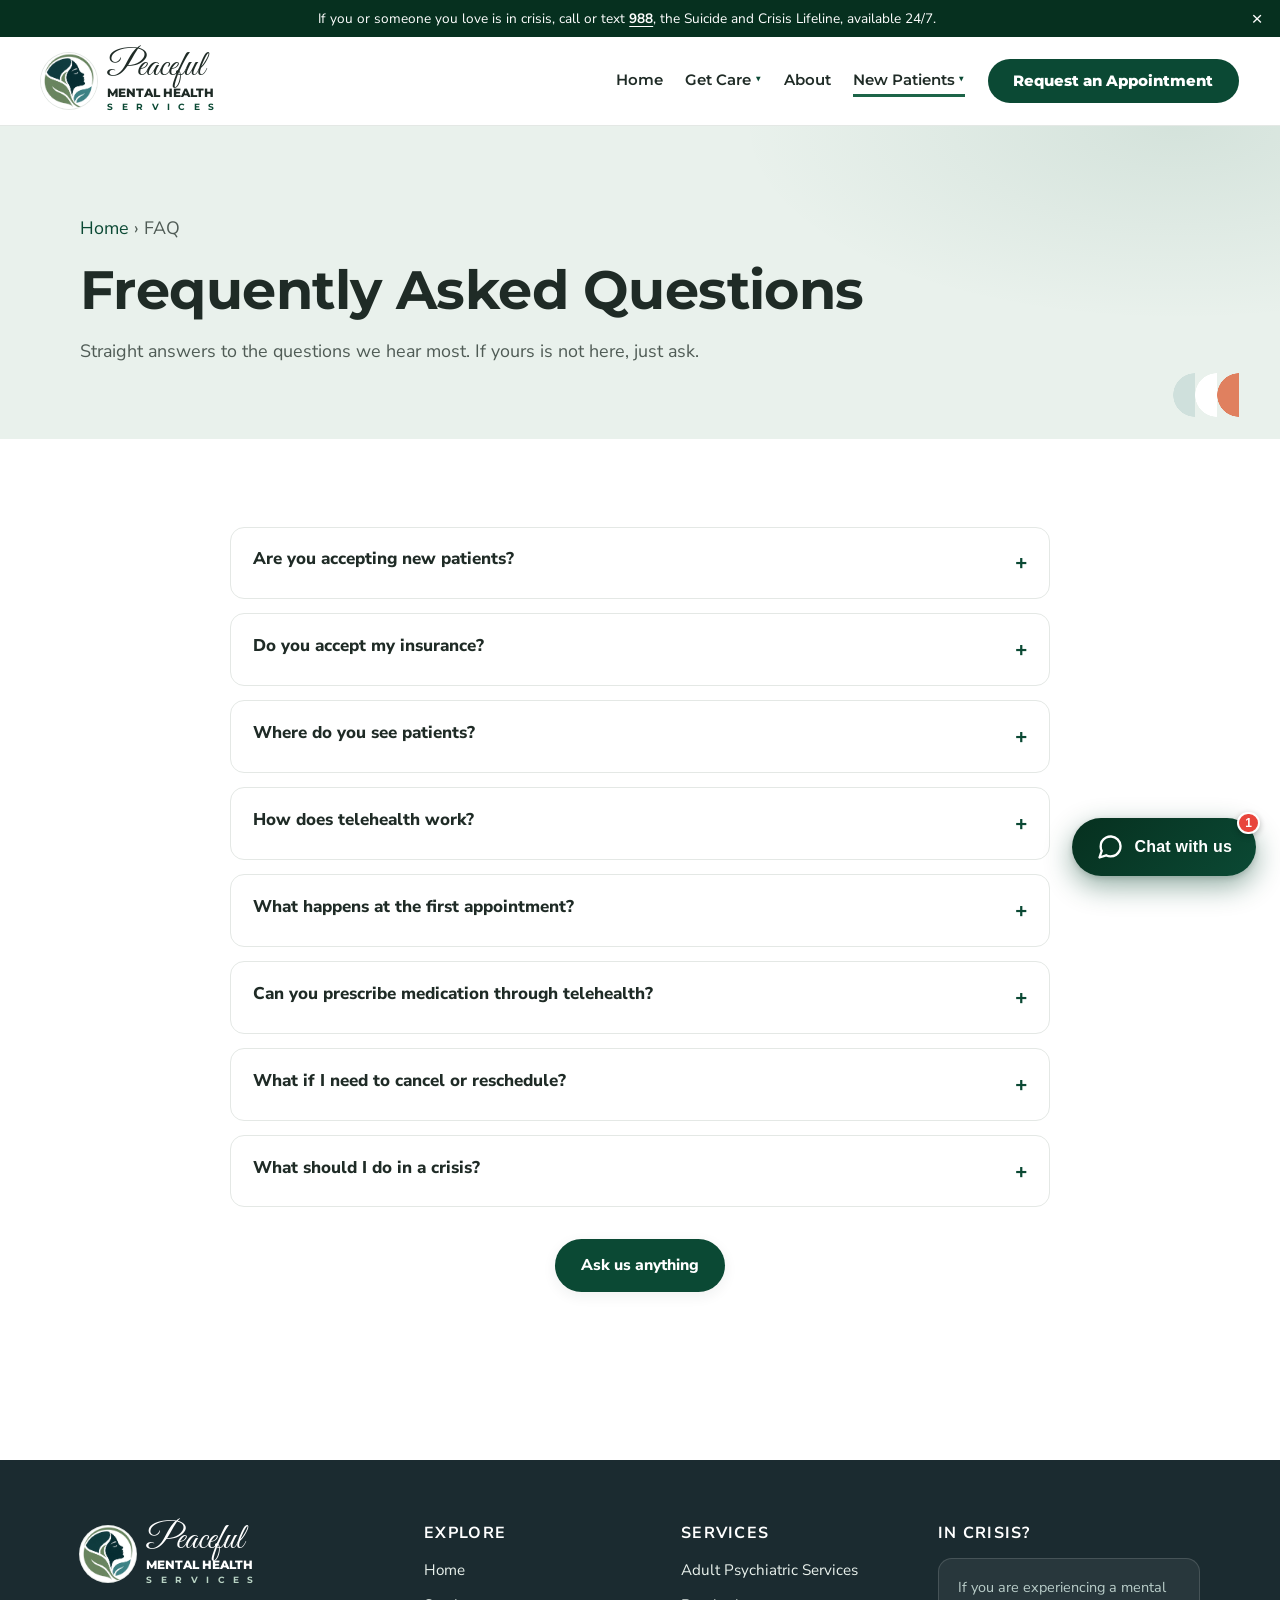
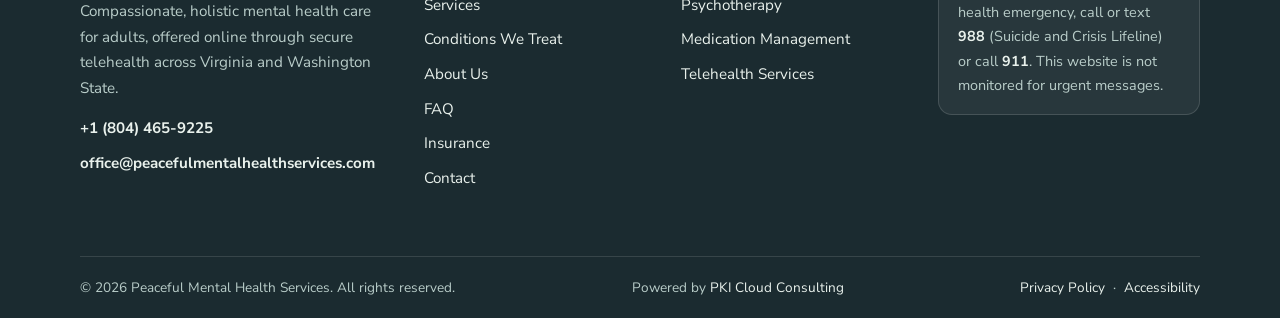
<file: faq/index.html>
<!DOCTYPE html>
<html lang="en">
<head>
<meta charset="UTF-8">
<meta name="viewport" content="width=device-width, initial-scale=1.0">
<title>Frequently Asked Questions | Peaceful Mental Health Services</title>
<meta name="description" content="Answers about insurance, telehealth, first appointments, and more.">
<link rel="canonical" href="https://www.peacefulmentalhealthservices.com/faq/">
<meta property="og:url" content="https://www.peacefulmentalhealthservices.com/faq/">
<link rel="preconnect" href="https://fonts.googleapis.com">
<link rel="preconnect" href="https://fonts.gstatic.com" crossorigin>
<link href="https://fonts.googleapis.com/css2?family=Great+Vibes&family=Montserrat:wght@500;600;700;800&family=Nunito+Sans:wght@400;700;800&display=swap" rel="stylesheet">
<link rel="icon" href="../assets/img/favicon-32.png" sizes="32x32">
<link rel="icon" href="../assets/img/favicon-192.png" sizes="192x192">
<link rel="apple-touch-icon" href="../assets/img/apple-touch-icon.png">
<link rel="icon" href="../assets/img/favicon-48-green.png" sizes="48x48">
<meta property="og:site_name" content="Peaceful Mental Health Services">
<meta property="og:image" content="https://www.peacefulmentalhealthservices.com/assets/img/og-share-green.png">
<meta property="og:image:width" content="1200">
<meta property="og:image:height" content="630">
<meta property="og:image:alt" content="Peaceful Mental Health Services logo">
<meta name="twitter:card" content="summary_large_image">
<meta name="twitter:image" content="https://www.peacefulmentalhealthservices.com/assets/img/og-share-green.png">
<meta name="color-scheme" content="light">
<link rel="stylesheet" href="../assets/css/pmhs.css?ver=pmhs-68">
</head>
<body>
<a class="skip-link" href="#main">Skip to main content</a>

<div class="announce-bar" role="region" aria-label="Announcement">
  <p>Now accepting new patients for telehealth across Virginia and Washington State</p>
  <button type="button" class="announce-close" aria-label="Dismiss announcement">&times;</button>
</div>
<div class="crisis-bar">If you or someone you love is in crisis, call or text <a href="tel:988">988</a>, the Suicide and Crisis Lifeline, available 24/7.<button type="button" class="crisis-close" aria-label="Dismiss crisis line message">&times;</button></div>

<header class="site-header">
  <div class="container">
    <a class="brand" href="../">
      <span class="brand-mark brand-mark--logo" aria-hidden="true">
        <img src="../assets/img/logo-mark.png" alt="" width="42" height="42">
      </span>
      <span class="brand-name"><span class="bn-1">Peaceful</span> <span class="bn-2">Mental Health</span><small class="brand-sub" aria-label="Services"><span>S</span><span>e</span><span>r</span><span>v</span><span>i</span><span>c</span><span>e</span><span>s</span></small></span>
    </a>
    <a class="btn btn-primary header-cta" href="../contact/">Request Appointment</a>
    <button class="nav-toggle" type="button" aria-expanded="false" aria-controls="nav" aria-label="Open menu">
      <span class="nav-burger" aria-hidden="true"><span></span><span></span></span>
    </button>
    <nav class="site-nav" id="nav" aria-label="Main navigation">
      <a href="../">Home</a>
      <div class="nav-item nav-mega"><a href="../services/">Get Care <span class="nav-caret" aria-hidden="true">&#9660;</span></a>
        <div class="nav-drop">
          <div class="mega-col">
            <a class="mega-title" href="../services/">Services</a>
            <div class="mega-links">
              <a href="../services/#adult">Adult Psychiatric Services</a>
              <a href="../services/#psychotherapy">Psychotherapy</a>
              <a href="../services/#medication">Medication Management</a>
              <a href="../services/#evaluations">Diagnostic Evaluations</a>
              <a href="../services/#telehealth">Telehealth Services</a>
              <a href="../services/#genesight">GeneSight Testing</a>
              <a href="../services/#oncology">Oncology Psychotherapy</a>
            </div>
          </div>
          <div class="mega-col">
            <a class="mega-title" href="../conditions/">Conditions We Treat</a>
            <div class="mega-links mega-links--two">
              <a href="../conditions/#depression">Depression</a>
              <a href="../conditions/#anxiety">Anxiety and Panic</a>
              <a href="../conditions/#bipolar">Bipolar and Mood Disorders</a>
              <a href="../conditions/#adhd">ADHD</a>
              <a href="../conditions/#ocd">OCD</a>
              <a href="../conditions/#ptsd">PTSD and Trauma</a>
              <a href="../conditions/#sleep">Sleep and Insomnia</a>
              <a href="../conditions/#perinatal">Postpartum and Perinatal</a>
              <a href="../conditions/#pmdd">PMDD</a>
              <a href="../conditions/#psychotic">Schizophrenia Spectrum</a>
              <a href="../conditions/#eating">Eating Disorders</a>
              <a href="../conditions/#grief">Grief and Life Transitions</a>
            </div>
          </div>
          <div class="mega-col">
            <a class="mega-title" href="../faq/">What to Expect</a>
            <div class="mega-links">
              <a href="../services/#telehealth">Online Telehealth Visits</a>
              <a href="../insurance/">Insurance</a>
              <a href="../faq/">FAQ</a>
              <a href="../contact/">Request an Appointment</a>
            </div>
          </div>
        </div>
      </div>
      <a href="../about/">About</a>
      <div class="nav-item"><a href="../insurance/" aria-current="page">New Patients <span class="nav-caret" aria-hidden="true">&#9660;</span></a>
        <div class="nav-drop">
          <a href="../insurance/">Insurance</a>
          <a href="../faq/">FAQ</a>
        </div>
      </div>
      <a class="btn btn-primary" href="../contact/">Request an Appointment</a>
    </nav>
  </div>
</header>

<main id="main">

  <section class="page-hero">
    <div class="container">
      <p class="breadcrumbs"><a href="../">Home</a> &rsaquo; FAQ</p>
      <h1>Frequently Asked Questions</h1>
      <p>Straight answers to the questions we hear most. If yours is not here, just ask.</p>
    </div>
  </section>

  <section class="section">
    <div class="container" style="max-width:820px;">
      <details class="faq">
        <summary>Are you accepting new patients?</summary>
        <p>Yes. We are currently welcoming adult patients across Virginia and Washington State. Most new patients are seen within one to two weeks of reaching out.</p>
      </details>
      <details class="faq">
        <summary>Do you accept my insurance?</summary>
        <p>We accept most insurance plans, including commercial plans, Medicare, and Medicaid. When you request an appointment we verify your specific benefits before your first visit so there are no surprises.</p>
      </details>
      <details class="faq">
        <summary>Where do you see patients?</summary>
        <p>All visits are online through secure telehealth. We see adult patients who are located in Virginia or Washington State at the time of the appointment.</p>
      </details>
      <details class="faq">
        <summary>How does telehealth work?</summary>
        <p>After scheduling, you receive a secure video link by email. At your appointment time, open the link on a phone, tablet, or computer with a camera, from any private space. No software installation or technical skill is required.</p>
      </details>
      <details class="faq">
        <summary>What happens at the first appointment?</summary>
        <p>Your first visit is a comprehensive evaluation: an unhurried conversation about your history, current concerns, and goals. Together you and your provider agree on a treatment plan, and you leave knowing exactly what happens next.</p>
      </details>
      <details class="faq">
        <summary>Can you prescribe medication through telehealth?</summary>
        <p>In most cases yes. Prescriptions are sent electronically to your preferred pharmacy. Certain medications have additional requirements, which your provider will explain during your evaluation.</p>
      </details>
      <details class="faq">
        <summary>What if I need to cancel or reschedule?</summary>
        <p>Life happens. We ask for at least 24 hours notice for cancellations so the time can be offered to another patient. Repeated late cancellations may involve a fee, which we explain in your intake paperwork.</p>
      </details>
      <details class="faq">
        <summary>What should I do in a crisis?</summary>
        <p>This practice is not an emergency service and messages are not monitored around the clock. If you are in crisis, call or text 988 (Suicide and Crisis Lifeline) or call 911 immediately.</p>
      </details>

      <div style="text-align:center; margin-top:2rem;">
        <a class="btn btn-primary" href="../contact/">Ask us anything</a>
      </div>
    </div>
  </section>

</main>

<footer class="site-footer">
  <div class="container footer-grid">
    <div class="footer-brand">
      <a class="brand" href="../">
        <span class="brand-mark brand-mark--logo" aria-hidden="true">
          <img src="../assets/img/logo-mark.png" alt="" width="42" height="42">
        </span>
        <span class="brand-name" style="color:#fff;"><span class="bn-1">Peaceful</span> <span class="bn-2">Mental Health</span><small class="brand-sub" style="color:#b9d3c4;" aria-label="Services"><span>S</span><span>e</span><span>r</span><span>v</span><span>i</span><span>c</span><span>e</span><span>s</span></small></span>
      </a>
      <p>Compassionate, holistic mental health care for adults, offered online through secure telehealth across Virginia and Washington State.</p>
      <ul class="footer-contact">
        <li><a href="tel:+18044659225">+1 (804) 465-9225</a></li>
        <li><a href="mailto:office@peacefulmentalhealthservices.com">office@peacefulmentalhealthservices.com</a></li>
      </ul>
    </div>
    <div>
      <h3>Explore</h3>
      <ul>
        <li><a href="../">Home</a></li>
        <li><a href="../services/">Services</a></li>
        <li><a href="../conditions/">Conditions We Treat</a></li>
        <li><a href="../about/">About Us</a></li>
        <li><a href="../faq/">FAQ</a></li>
        <li><a href="../insurance/">Insurance</a></li>
        <li><a href="../contact/">Contact</a></li>
      </ul>
    </div>
    <div>
      <h3>Services</h3>
      <ul>
        <li><a href="../services/#adult">Adult Psychiatric Services</a></li>
        <li><a href="../services/#psychotherapy">Psychotherapy</a></li>
        <li><a href="../services/#medication">Medication Management</a></li>
        <li><a href="../services/#telehealth">Telehealth Services</a></li>
      </ul>
    </div>
    <div>
      <h3>In crisis?</h3>
      <div class="footer-crisis">
        <p>If you are experiencing a mental health emergency, call or text <a href="tel:988"><strong>988</strong></a> (Suicide and Crisis Lifeline) or call <a href="tel:911"><strong>911</strong></a>. This website is not monitored for urgent messages.</p>
      </div>
    </div>
  </div>
  <div class="container footer-bottom">
    <span>&copy; 2026 Peaceful Mental Health Services. All rights reserved.</span>
    <span>Powered by <a href="https://pkicloudconsulting.com/" target="_blank" rel="noopener">PKI Cloud Consulting</a></span>
    <span><a href="../privacy-policy/">Privacy Policy</a> &nbsp;&middot;&nbsp; <a href="../accessibility/">Accessibility</a></span>
  </div>
</footer>

<!-- ===== Peaceful assistant chatbot ===== -->
<link rel="stylesheet" href="../assets/chatbot/pmhs-chatbot.css?ver=pmhs-14">
<div id="pm-chat" data-base="../" aria-live="polite">
  <button id="pm-chat-toggle" aria-label="Open help chat" aria-expanded="false">
    <span class="pm-chat-toggle__ring" aria-hidden="true"></span>
    <svg class="pm-chat-toggle__icon" viewBox="0 0 24 24" width="28" height="28" fill="none" stroke="currentColor" stroke-width="2" stroke-linecap="round" stroke-linejoin="round"><path d="M21 11.5a8.38 8.38 0 0 1-.9 3.8 8.5 8.5 0 0 1-7.6 4.7 8.38 8.38 0 0 1-3.8-.9L3 21l1.9-5.7a8.38 8.38 0 0 1-.9-3.8 8.5 8.5 0 0 1 4.7-7.6 8.38 8.38 0 0 1 3.8-.9h.5a8.48 8.48 0 0 1 8 8v.5z"/></svg>
    <span class="pm-chat-toggle__label">Chat with us</span>
    <span class="pm-chat-badge" aria-hidden="true">1</span>
  </button>
  <section id="pm-chat-panel" role="dialog" aria-label="Peaceful Mental Health Services help chat" hidden>
    <header id="pm-chat-head">
      <span class="pm-chat-avatar" aria-hidden="true"><img src="../assets/img/logo-mark.png" alt=""></span>
      <div class="pm-chat-head__text">
        <strong>Peaceful Assistant</strong>
        <span><i class="pm-chat-dot"></i>Online, typically replies instantly</span>
      </div>
      <button id="pm-chat-close" aria-label="Close chat">&times;</button>
    </header>
    <div id="pm-chat-log"></div>
    <div id="pm-chat-suggestions" aria-label="Quick questions"></div>
    <form id="pm-chat-form" autocomplete="off">
      <input id="pm-chat-input" type="text" placeholder="Type your question" aria-label="Type your question">
      <button type="submit" aria-label="Send">
        <svg viewBox="0 0 24 24" width="20" height="20" fill="none" stroke="currentColor" stroke-width="2" stroke-linecap="round" stroke-linejoin="round"><line x1="22" y1="2" x2="11" y2="13"/><polygon points="22 2 15 22 11 13 2 9 22 2"/></svg>
      </button>
    </form>
  </section>
</div>
<script src="../assets/chatbot/pmhs-chatbot.js?ver=pmhs-4" defer></script>

<script src="../assets/js/nav.js?ver=pmhs-6" defer></script>
</body>
</html>
</file>
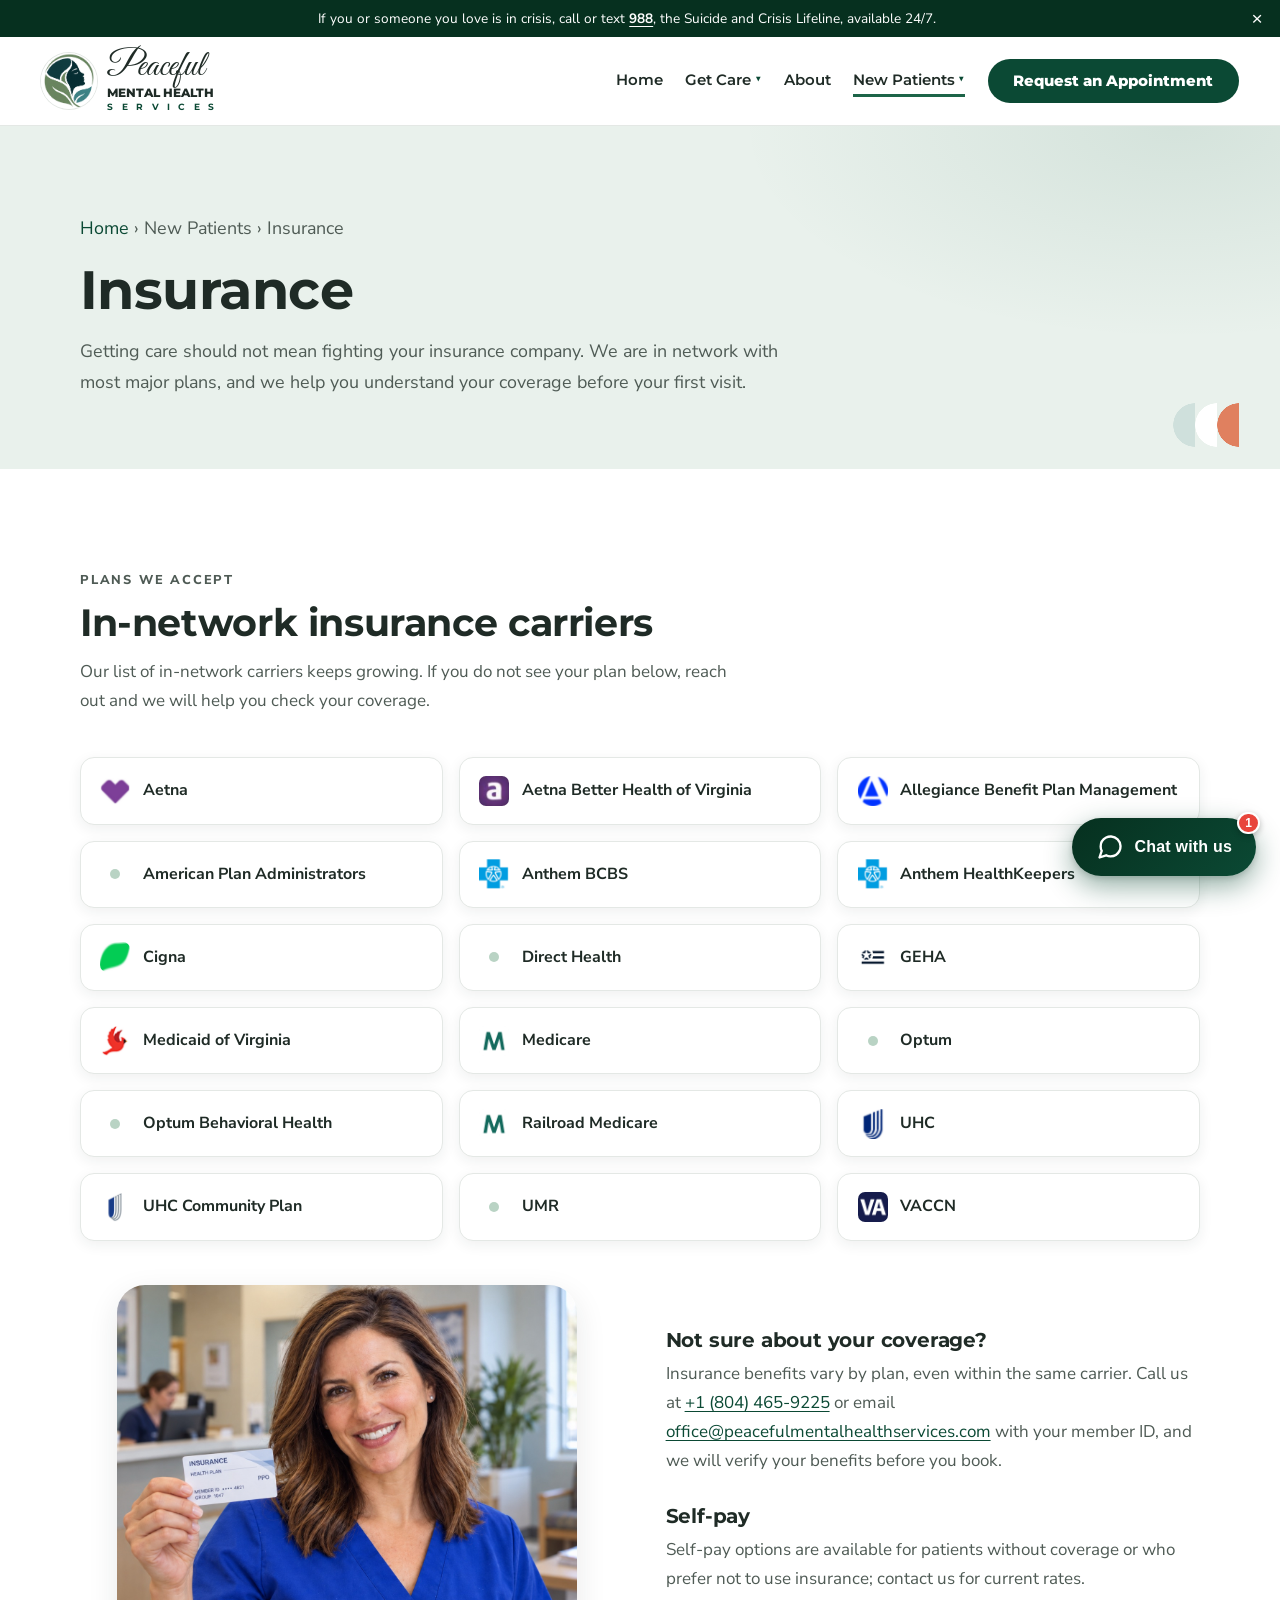
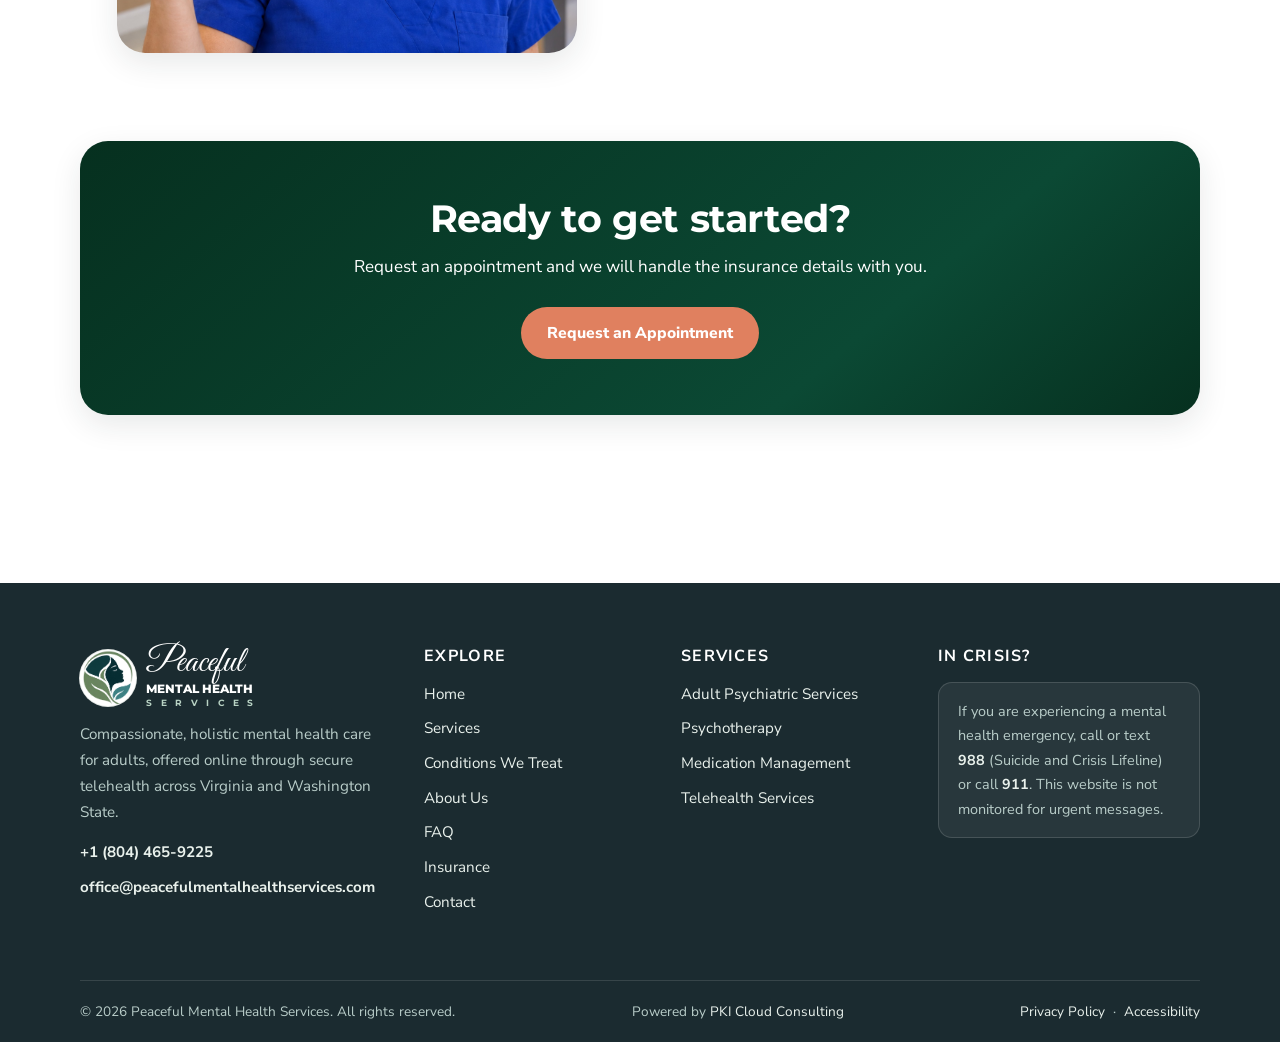
<file: insurance/index.html>
<!DOCTYPE html>
<html lang="en">
<head>
<meta charset="UTF-8">
<meta name="viewport" content="width=device-width, initial-scale=1.0">
<title>Insurance | Peaceful Mental Health Services</title>
<meta name="description" content="Insurance plans accepted by Peaceful Mental Health Services, including Aetna, Anthem BCBS, Cigna, Medicare, Medicaid of Virginia, Optum, UHC, and more. Self-pay options available.">
<link rel="canonical" href="https://www.peacefulmentalhealthservices.com/insurance/">
<meta property="og:url" content="https://www.peacefulmentalhealthservices.com/insurance/">
<link rel="preconnect" href="https://fonts.googleapis.com">
<link rel="preconnect" href="https://fonts.gstatic.com" crossorigin>
<link href="https://fonts.googleapis.com/css2?family=Great+Vibes&family=Montserrat:wght@500;600;700;800&family=Nunito+Sans:wght@400;700;800&display=swap" rel="stylesheet">
<link rel="icon" href="../assets/img/favicon-32.png" sizes="32x32">
<link rel="icon" href="../assets/img/favicon-192.png" sizes="192x192">
<link rel="apple-touch-icon" href="../assets/img/apple-touch-icon.png">
<link rel="icon" href="../assets/img/favicon-48-green.png" sizes="48x48">
<meta property="og:site_name" content="Peaceful Mental Health Services">
<meta property="og:image" content="https://www.peacefulmentalhealthservices.com/assets/img/og-share-green.png">
<meta property="og:image:width" content="1200">
<meta property="og:image:height" content="630">
<meta property="og:image:alt" content="Peaceful Mental Health Services logo">
<meta name="twitter:card" content="summary_large_image">
<meta name="twitter:image" content="https://www.peacefulmentalhealthservices.com/assets/img/og-share-green.png">
<meta name="color-scheme" content="light">
<link rel="stylesheet" href="../assets/css/pmhs.css?ver=pmhs-68">
</head>
<body>
<a class="skip-link" href="#main">Skip to main content</a>

<div class="announce-bar" role="region" aria-label="Announcement">
  <p>Now accepting new patients for telehealth across Virginia and Washington State</p>
  <button type="button" class="announce-close" aria-label="Dismiss announcement">&times;</button>
</div>
<div class="crisis-bar">If you or someone you love is in crisis, call or text <a href="tel:988">988</a>, the Suicide and Crisis Lifeline, available 24/7.<button type="button" class="crisis-close" aria-label="Dismiss crisis line message">&times;</button></div>

<header class="site-header">
  <div class="container">
    <a class="brand" href="../">
      <span class="brand-mark brand-mark--logo" aria-hidden="true">
        <img src="../assets/img/logo-mark.png" alt="" width="42" height="42">
      </span>
      <span class="brand-name"><span class="bn-1">Peaceful</span> <span class="bn-2">Mental Health</span><small class="brand-sub" aria-label="Services"><span>S</span><span>e</span><span>r</span><span>v</span><span>i</span><span>c</span><span>e</span><span>s</span></small></span>
    </a>
    <a class="btn btn-primary header-cta" href="../contact/">Request Appointment</a>
    <button class="nav-toggle" type="button" aria-expanded="false" aria-controls="nav" aria-label="Open menu">
      <span class="nav-burger" aria-hidden="true"><span></span><span></span></span>
    </button>
    <nav class="site-nav" id="nav" aria-label="Main navigation">
      <a href="../">Home</a>
      <div class="nav-item nav-mega"><a href="../services/">Get Care <span class="nav-caret" aria-hidden="true">&#9660;</span></a>
        <div class="nav-drop">
          <div class="mega-col">
            <a class="mega-title" href="../services/">Services</a>
            <div class="mega-links">
              <a href="../services/#adult">Adult Psychiatric Services</a>
              <a href="../services/#psychotherapy">Psychotherapy</a>
              <a href="../services/#medication">Medication Management</a>
              <a href="../services/#evaluations">Diagnostic Evaluations</a>
              <a href="../services/#telehealth">Telehealth Services</a>
              <a href="../services/#genesight">GeneSight Testing</a>
              <a href="../services/#oncology">Oncology Psychotherapy</a>
            </div>
          </div>
          <div class="mega-col">
            <a class="mega-title" href="../conditions/">Conditions We Treat</a>
            <div class="mega-links mega-links--two">
              <a href="../conditions/#depression">Depression</a>
              <a href="../conditions/#anxiety">Anxiety and Panic</a>
              <a href="../conditions/#bipolar">Bipolar and Mood Disorders</a>
              <a href="../conditions/#adhd">ADHD</a>
              <a href="../conditions/#ocd">OCD</a>
              <a href="../conditions/#ptsd">PTSD and Trauma</a>
              <a href="../conditions/#sleep">Sleep and Insomnia</a>
              <a href="../conditions/#perinatal">Postpartum and Perinatal</a>
              <a href="../conditions/#pmdd">PMDD</a>
              <a href="../conditions/#psychotic">Schizophrenia Spectrum</a>
              <a href="../conditions/#eating">Eating Disorders</a>
              <a href="../conditions/#grief">Grief and Life Transitions</a>
            </div>
          </div>
          <div class="mega-col">
            <a class="mega-title" href="../faq/">What to Expect</a>
            <div class="mega-links">
              <a href="../services/#telehealth">Online Telehealth Visits</a>
              <a href="../insurance/">Insurance</a>
              <a href="../faq/">FAQ</a>
              <a href="../contact/">Request an Appointment</a>
            </div>
          </div>
        </div>
      </div>
      <a href="../about/">About</a>
      <div class="nav-item"><a href="../insurance/" aria-current="page">New Patients <span class="nav-caret" aria-hidden="true">&#9660;</span></a>
        <div class="nav-drop">
          <a href="../insurance/">Insurance</a>
          <a href="../faq/">FAQ</a>
        </div>
      </div>
      <a class="btn btn-primary" href="../contact/">Request an Appointment</a>
    </nav>
  </div>
</header>

<main id="main">

  <section class="page-hero">
    <div class="container">
      <p class="breadcrumbs"><a href="../">Home</a> &rsaquo; New Patients &rsaquo; Insurance</p>
      <h1>Insurance</h1>
      <p>Getting care should not mean fighting your insurance company. We are in network with most major plans, and we help you understand your coverage before your first visit.</p>
    </div>
  </section>

  <section class="section">
    <div class="container">
      <div class="section-head">
        <p class="eyebrow">Plans we accept</p>
        <h2>In-network insurance carriers</h2>
        <p>Our list of in-network carriers keeps growing. If you do not see your plan below, reach out and we will help you check your coverage.</p>
      </div>
      <div class="pill-grid ins-pills">
        <div class="pill"><span class="ins-logo" aria-hidden="true"><img src="../assets/img/ins/aetna.png" alt="" width="128" height="128" loading="lazy" decoding="async"></span><strong>Aetna</strong></div>
        <div class="pill"><span class="ins-logo" aria-hidden="true"><img src="../assets/img/ins/aetna-better-health.png" alt="" width="128" height="128" loading="lazy" decoding="async"></span><strong>Aetna Better Health of Virginia</strong></div>
        <div class="pill"><span class="ins-logo" aria-hidden="true"><img src="../assets/img/ins/allegiance.png" alt="" width="128" height="128" loading="lazy" decoding="async"></span><strong>Allegiance Benefit Plan Management</strong></div>
        <div class="pill"><span class="dot" aria-hidden="true"></span><strong>American Plan Administrators</strong></div>
        <div class="pill"><span class="ins-logo" aria-hidden="true"><img src="../assets/img/ins/anthem.png" alt="" width="128" height="128" loading="lazy" decoding="async"></span><strong>Anthem BCBS</strong></div>
        <div class="pill"><span class="ins-logo" aria-hidden="true"><img src="../assets/img/ins/anthem.png" alt="" width="128" height="128" loading="lazy" decoding="async"></span><strong>Anthem HealthKeepers</strong></div>
        <div class="pill"><span class="ins-logo" aria-hidden="true"><img src="../assets/img/ins/cigna.png" alt="" width="128" height="128" loading="lazy" decoding="async"></span><strong>Cigna</strong></div>
        <div class="pill"><span class="dot" aria-hidden="true"></span><strong>Direct Health</strong></div>
        <div class="pill"><span class="ins-logo" aria-hidden="true"><img src="../assets/img/ins/geha.png" alt="" width="128" height="128" loading="lazy" decoding="async"></span><strong>GEHA</strong></div>
        <div class="pill"><span class="ins-logo" aria-hidden="true"><img src="../assets/img/ins/va-medicaid.png" alt="" width="128" height="128" loading="lazy" decoding="async"></span><strong>Medicaid of Virginia</strong></div>
        <div class="pill"><span class="ins-logo" aria-hidden="true"><img src="../assets/img/ins/medicare.png" alt="" width="128" height="128" loading="lazy" decoding="async"></span><strong>Medicare</strong></div>
        <div class="pill"><span class="dot" aria-hidden="true"></span><strong>Optum</strong></div>
        <div class="pill"><span class="dot" aria-hidden="true"></span><strong>Optum Behavioral Health</strong></div>
        <div class="pill"><span class="ins-logo" aria-hidden="true"><img src="../assets/img/ins/medicare.png" alt="" width="128" height="128" loading="lazy" decoding="async"></span><strong>Railroad Medicare</strong></div>
        <div class="pill"><span class="ins-logo" aria-hidden="true"><img src="../assets/img/ins/uhc.png" alt="" width="128" height="128" loading="lazy" decoding="async"></span><strong>UHC</strong></div>
        <div class="pill"><span class="ins-logo" aria-hidden="true"><img src="../assets/img/ins/uhc-community.png" alt="" width="128" height="128" loading="lazy" decoding="async"></span><strong>UHC Community Plan</strong></div>
        <div class="pill"><span class="dot" aria-hidden="true"></span><strong>UMR</strong></div>
        <div class="pill"><span class="ins-logo" aria-hidden="true"><img src="../assets/img/ins/va.png" alt="" width="128" height="128" loading="lazy" decoding="async"></span><strong>VACCN</strong></div>
      </div>
      <div class="split" style="margin-top: 2.8rem; align-items: center;">
        <img src="../assets/img/insurance-card-2.jpeg" alt="A smiling patient holding her insurance card at our front desk" width="1536" height="1024" loading="lazy" decoding="async" style="width: 100%; max-width: 460px; height: auto; aspect-ratio: 4 / 3.2; object-fit: cover; object-position: 50% 28%; justify-self: center; border-radius: var(--radius-lg); box-shadow: var(--shadow);">
        <div class="prose">
          <h3 style="margin-top: 0;">Not sure about your coverage?</h3>
          <p>Insurance benefits vary by plan, even within the same carrier. Call us at <a href="tel:+18044659225">+1 (804) 465-9225</a> or email <a href="mailto:office@peacefulmentalhealthservices.com">office@peacefulmentalhealthservices.com</a> with your member ID, and we will verify your benefits before you book.</p>
          <h3>Self-pay</h3>
          <p>Self-pay options are available for patients without coverage or who prefer not to use insurance; contact us for current rates.</p>
        </div>
      </div>
    </div>
  </section>

  <section class="section" style="padding-top:0;">
    <div class="container">
      <div class="cta-band">
        <h2>Ready to get started?</h2>
        <p>Request an appointment and we will handle the insurance details with you.</p>
        <a class="btn btn-accent" href="../contact/">Request an Appointment</a>
      </div>
    </div>
  </section>

</main>

<footer class="site-footer">
  <div class="container footer-grid">
    <div class="footer-brand">
      <a class="brand" href="../">
        <span class="brand-mark brand-mark--logo" aria-hidden="true">
          <img src="../assets/img/logo-mark.png" alt="" width="42" height="42">
        </span>
        <span class="brand-name" style="color:#fff;"><span class="bn-1">Peaceful</span> <span class="bn-2">Mental Health</span><small class="brand-sub" style="color:#b9d3c4;" aria-label="Services"><span>S</span><span>e</span><span>r</span><span>v</span><span>i</span><span>c</span><span>e</span><span>s</span></small></span>
      </a>
      <p>Compassionate, holistic mental health care for adults, offered online through secure telehealth across Virginia and Washington State.</p>
      <ul class="footer-contact">
        <li><a href="tel:+18044659225">+1 (804) 465-9225</a></li>
        <li><a href="mailto:office@peacefulmentalhealthservices.com">office@peacefulmentalhealthservices.com</a></li>
      </ul>
    </div>
    <div>
      <h3>Explore</h3>
      <ul>
        <li><a href="../">Home</a></li>
        <li><a href="../services/">Services</a></li>
        <li><a href="../conditions/">Conditions We Treat</a></li>
        <li><a href="../about/">About Us</a></li>
        <li><a href="../faq/">FAQ</a></li>
        <li><a href="./">Insurance</a></li>
        <li><a href="../contact/">Contact</a></li>
      </ul>
    </div>
    <div>
      <h3>Services</h3>
      <ul>
        <li><a href="../services/#adult">Adult Psychiatric Services</a></li>
        <li><a href="../services/#psychotherapy">Psychotherapy</a></li>
        <li><a href="../services/#medication">Medication Management</a></li>
        <li><a href="../services/#telehealth">Telehealth Services</a></li>
      </ul>
    </div>
    <div>
      <h3>In crisis?</h3>
      <div class="footer-crisis">
        <p>If you are experiencing a mental health emergency, call or text <a href="tel:988"><strong>988</strong></a> (Suicide and Crisis Lifeline) or call <a href="tel:911"><strong>911</strong></a>. This website is not monitored for urgent messages.</p>
      </div>
    </div>
  </div>
  <div class="container footer-bottom">
    <span>&copy; 2026 Peaceful Mental Health Services. All rights reserved.</span>
    <span>Powered by <a href="https://pkicloudconsulting.com/" target="_blank" rel="noopener">PKI Cloud Consulting</a></span>
    <span><a href="../privacy-policy/">Privacy Policy</a> &nbsp;&middot;&nbsp; <a href="../accessibility/">Accessibility</a></span>
  </div>
</footer>

<!-- ===== Peaceful assistant chatbot ===== -->
<link rel="stylesheet" href="../assets/chatbot/pmhs-chatbot.css?ver=pmhs-14">
<div id="pm-chat" data-base="../" aria-live="polite">
  <button id="pm-chat-toggle" aria-label="Open help chat" aria-expanded="false">
    <span class="pm-chat-toggle__ring" aria-hidden="true"></span>
    <svg class="pm-chat-toggle__icon" viewBox="0 0 24 24" width="28" height="28" fill="none" stroke="currentColor" stroke-width="2" stroke-linecap="round" stroke-linejoin="round"><path d="M21 11.5a8.38 8.38 0 0 1-.9 3.8 8.5 8.5 0 0 1-7.6 4.7 8.38 8.38 0 0 1-3.8-.9L3 21l1.9-5.7a8.38 8.38 0 0 1-.9-3.8 8.5 8.5 0 0 1 4.7-7.6 8.38 8.38 0 0 1 3.8-.9h.5a8.48 8.48 0 0 1 8 8v.5z"/></svg>
    <span class="pm-chat-toggle__label">Chat with us</span>
    <span class="pm-chat-badge" aria-hidden="true">1</span>
  </button>
  <section id="pm-chat-panel" role="dialog" aria-label="Peaceful Mental Health Services help chat" hidden>
    <header id="pm-chat-head">
      <span class="pm-chat-avatar" aria-hidden="true"><img src="../assets/img/logo-mark.png" alt=""></span>
      <div class="pm-chat-head__text">
        <strong>Peaceful Assistant</strong>
        <span><i class="pm-chat-dot"></i>Online, typically replies instantly</span>
      </div>
      <button id="pm-chat-close" aria-label="Close chat">&times;</button>
    </header>
    <div id="pm-chat-log"></div>
    <div id="pm-chat-suggestions" aria-label="Quick questions"></div>
    <form id="pm-chat-form" autocomplete="off">
      <input id="pm-chat-input" type="text" placeholder="Type your question" aria-label="Type your question">
      <button type="submit" aria-label="Send">
        <svg viewBox="0 0 24 24" width="20" height="20" fill="none" stroke="currentColor" stroke-width="2" stroke-linecap="round" stroke-linejoin="round"><line x1="22" y1="2" x2="11" y2="13"/><polygon points="22 2 15 22 11 13 2 9 22 2"/></svg>
      </button>
    </form>
  </section>
</div>
<script src="../assets/chatbot/pmhs-chatbot.js?ver=pmhs-4" defer></script>

<script src="../assets/js/nav.js?ver=pmhs-6" defer></script>
</body>
</html>
</file>
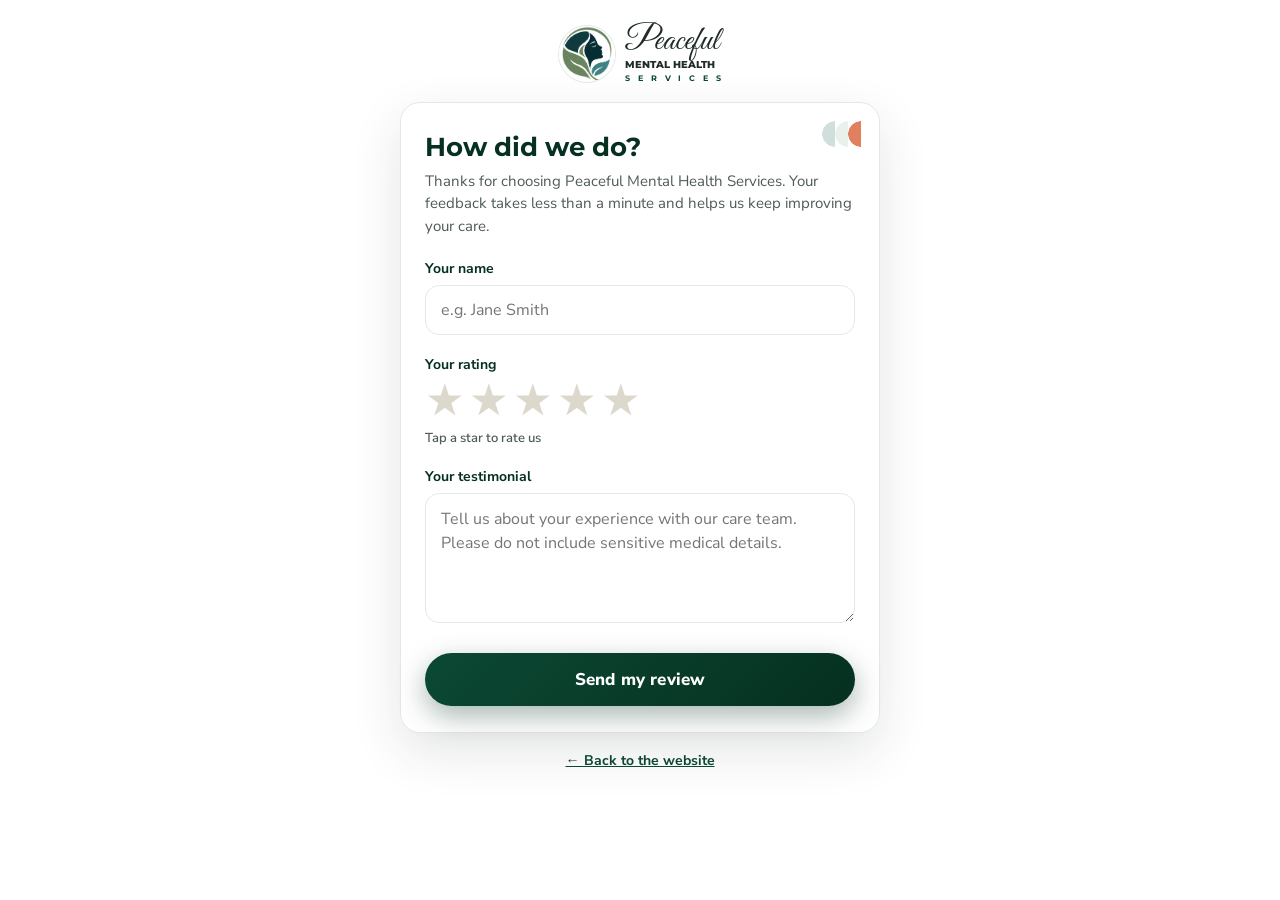
<file: leave-a-review/index.html>
<!DOCTYPE html>
<html lang="en">
<head>
<meta charset="UTF-8">
<meta name="viewport" content="width=device-width, initial-scale=1.0">
<title>Leave a Review | Peaceful Mental Health Services</title>
<meta name="description" content="Share your experience with Peaceful Mental Health Services. Leave your name, a star rating, and a short testimonial. It only takes a minute.">
<meta name="robots" content="noindex, follow">
<link rel="preconnect" href="https://fonts.googleapis.com">
<link rel="preconnect" href="https://fonts.gstatic.com" crossorigin>
<link href="https://fonts.googleapis.com/css2?family=Great+Vibes&family=Montserrat:wght@500;600;700;800&family=Nunito+Sans:wght@400;700;800&display=swap" rel="stylesheet">
<link rel="icon" href="../assets/img/favicon-32.png" sizes="32x32">
<link rel="icon" href="../assets/img/favicon-192.png" sizes="192x192">
<link rel="apple-touch-icon" href="../assets/img/apple-touch-icon.png">
<link rel="icon" href="../assets/img/favicon-48-green.png" sizes="48x48">
<meta property="og:site_name" content="Peaceful Mental Health Services">
<meta property="og:image" content="https://www.peacefulmentalhealthservices.com/assets/img/og-share-green.png">
<meta property="og:image:width" content="1200">
<meta property="og:image:height" content="630">
<meta property="og:image:alt" content="Peaceful Mental Health Services logo">
<meta name="twitter:card" content="summary_large_image">
<meta name="twitter:image" content="https://www.peacefulmentalhealthservices.com/assets/img/og-share-green.png">
<meta name="color-scheme" content="light">
<style>
:root{
  --teal:#0b4934; --teal-dark:#06301f; --teal-tint:#eaf4f1; --sage:#b9d3c4;
  --ink:#1f2b26; --ink-soft:#4f5b55; --cream:#ffffff; --line:#e4e8e5; --star:#f2b01e;
}
*{box-sizing:border-box}
html,body{margin:0;padding:0}
body{font-family:"Nunito Sans",-apple-system,BlinkMacSystemFont,"Segoe UI",sans-serif;background:var(--cream);color:var(--ink);
  min-height:100vh;display:flex;flex-direction:column;align-items:center;padding:0 16px 48px}
.pm-rev-head{width:100%;display:flex;justify-content:center;padding:26px 0 6px}
.pm-rev-head a{display:flex;align-items:center;gap:10px;text-decoration:none}
.pm-rev-mark{width:56px;height:56px;flex:none;background:#fff;border-radius:50%;
  overflow:hidden;box-shadow:0 0 0 1px var(--line)}
.pm-rev-mark img{width:100%;height:100%;object-fit:cover;display:block}
.pm-rev-brand{display:inline-flex;flex-direction:column;align-items:flex-start;white-space:nowrap;font-family:"Montserrat","Segoe UI",system-ui,sans-serif;font-size:1.2rem;font-weight:800;text-transform:uppercase;line-height:1;color:var(--ink)}
.pm-rev-brand .bn-1{display:block;font-family:"Great Vibes","Brush Script MT",cursive;font-weight:400;text-transform:none;letter-spacing:0;font-size:1.75em;line-height:.9;padding-right:.06em}
.pm-rev-brand .bn-2{display:block;font-size:.6em;margin-top:.32em}
.pm-rev-brand small{align-self:stretch;display:flex;justify-content:space-between;font-family:"Montserrat",sans-serif;font-size:.42em;font-weight:700;letter-spacing:0;text-transform:uppercase;color:var(--teal);margin-top:.42em}
.pm-rev-card{width:100%;max-width:480px;background:#fff;border:1px solid var(--line);border-radius:20px;
  box-shadow:0 18px 50px rgba(31, 43, 38,.12);padding:28px 24px 26px;margin-top:14px;
  animation:pm-in .35s cubic-bezier(.18,.89,.32,1.18) both}
@keyframes pm-in{from{opacity:0;transform:translateY(14px) scale(.97)}to{opacity:1;transform:none}}
h1{font-family:"Montserrat","Segoe UI",system-ui,sans-serif;font-size:26px;line-height:1.25;margin:0 0 6px;color:var(--teal-dark)}
.pm-rev-sub{margin:0 0 22px;font-size:15px;line-height:1.5;color:var(--ink-soft)}
label{display:block;font-weight:700;font-size:14px;color:var(--teal-dark);margin:0 0 7px}
input[type=text],textarea{width:100%;border:1.5px solid var(--line);border-radius:14px;padding:13px 15px;font-size:16px;
  font-family:inherit;color:var(--ink);outline:none;background:var(--cream);transition:border-color .14s,box-shadow .14s}
input[type=text]:focus,textarea:focus{border-color:var(--teal);box-shadow:0 0 0 3px rgba(11, 73, 52,.18);background:#fff}
textarea{min-height:130px;resize:vertical;line-height:1.5}
.pm-field{margin-bottom:20px}
/* ----- Stars ----- */
.pm-stars{display:flex;gap:6px;flex-direction:row}
.pm-stars input{position:absolute;opacity:0;width:1px;height:1px}
.pm-stars label{cursor:pointer;font-size:38px;line-height:1;color:#ddd8cc;margin:0;padding:2px;
  transition:transform .12s ease,color .12s ease;user-select:none}
.pm-stars label:hover{transform:scale(1.15)}
.pm-stars.pm-lit-1 label:nth-of-type(-n+1),
.pm-stars.pm-lit-2 label:nth-of-type(-n+2),
.pm-stars.pm-lit-3 label:nth-of-type(-n+3),
.pm-stars.pm-lit-4 label:nth-of-type(-n+4),
.pm-stars.pm-lit-5 label:nth-of-type(-n+5){color:var(--star)}
.pm-stars input:focus-visible + label{outline:2px solid var(--teal);outline-offset:2px;border-radius:8px}
.pm-star-hint{font-size:13px;color:var(--ink-soft);margin-top:6px;min-height:18px;font-weight:600}
/* ----- Button ----- */
button.pm-submit{width:100%;border:0;cursor:pointer;margin-top:4px;
  background:linear-gradient(135deg,var(--teal) 0%,var(--teal-dark) 100%);color:#fff;
  font-family:inherit;font-weight:800;font-size:17px;letter-spacing:.2px;padding:15px 20px;border-radius:999px;
  box-shadow:0 10px 28px rgba(6, 48, 31,.35);transition:transform .15s,box-shadow .15s,opacity .15s}
button.pm-submit:hover{transform:translateY(-2px);box-shadow:0 14px 34px rgba(6, 48, 31,.45)}
button.pm-submit:active{transform:translateY(0)}
button.pm-submit[disabled]{opacity:.6;cursor:wait;transform:none}
.pm-err{display:none;margin:0 0 16px;padding:11px 14px;border-radius:12px;background:#fdf0ef;border:1px solid #f2c9c5;
  color:#8c2b23;font-size:14px;line-height:1.45}
.pm-err.show{display:block}
/* ----- Thank-you ----- */
.pm-thanks{display:none;text-align:center;padding:14px 4px 6px}
.pm-thanks.show{display:block}
.pm-thanks .pm-check{width:74px;height:74px;margin:4px auto 16px;border-radius:50%;
  background:linear-gradient(135deg,var(--teal),var(--teal-dark));display:flex;align-items:center;justify-content:center;
  box-shadow:0 10px 28px rgba(6, 48, 31,.35);animation:pm-pop .4s cubic-bezier(.18,.89,.32,1.4) both}
@keyframes pm-pop{from{transform:scale(.4);opacity:0}to{transform:scale(1);opacity:1}}
.pm-thanks h2{font-family:"Montserrat","Segoe UI",system-ui,sans-serif;font-size:22px;margin:0 0 8px;color:var(--teal-dark)}
.pm-thanks p{font-size:15px;line-height:1.55;color:var(--ink-soft);margin:0 0 18px}
.pm-thanks .pm-gstars{color:var(--star);font-size:22px;letter-spacing:3px}
a.pm-google{display:inline-block;text-decoration:none;font-weight:800;font-size:15px;color:var(--teal-dark);
  border:1.5px solid var(--teal);background:var(--teal-tint);padding:11px 20px;border-radius:999px;transition:background .14s,color .14s}
a.pm-google:hover{background:linear-gradient(135deg,var(--teal),var(--teal-dark));color:#fff;border-color:transparent}
.pm-rev-back{margin-top:18px;font-size:14px}
.pm-rev-back a{color:var(--teal);font-weight:700}
@media (prefers-reduced-motion:reduce){.pm-rev-card,.pm-thanks .pm-check{animation:none}}
.pm-rev-card{position:relative}
.pm-rev-card::after{content:"";position:absolute;right:18px;top:18px;width:39px;height:26px;pointer-events:none;
  background:radial-gradient(circle at 100% 50%,#cfe0dc 12.5px,transparent 13px) 0 0/13px 26px no-repeat,
  radial-gradient(circle at 100% 50%,#e9f1ec 12.5px,transparent 13px) 13px 0/13px 26px no-repeat,
  radial-gradient(circle at 100% 50%,#e0805f 12.5px,transparent 13px) 26px 0/13px 26px no-repeat}
</style>
</head>
<body>

<header class="pm-rev-head">
  <a href="../">
    <span class="pm-rev-mark" aria-hidden="true">
      <img src="../assets/img/logo-mark.png" alt="" width="56" height="56">
    </span>
    <span class="pm-rev-brand"><span class="bn-1">Peaceful</span> <span class="bn-2">Mental Health</span><small class="brand-sub" aria-label="Services"><span>S</span><span>e</span><span>r</span><span>v</span><span>i</span><span>c</span><span>e</span><span>s</span></small></span>
  </a>
</header>

<main class="pm-rev-card">
  <form id="pm-rev-form" novalidate>
    <h1>How did we do?</h1>
    <p class="pm-rev-sub">Thanks for choosing Peaceful Mental Health Services. Your feedback takes less than a minute and helps us keep improving your care.</p>

    <div class="pm-err" id="pm-rev-err" role="alert"></div>

    <div class="pm-field">
      <label for="pm-name">Your name</label>
      <input type="text" id="pm-name" name="name" autocomplete="name" placeholder="e.g. Jane Smith" required>
    </div>

    <div class="pm-field">
      <label id="pm-stars-label">Your rating</label>
      <div class="pm-stars" id="pm-stars" role="radiogroup" aria-labelledby="pm-stars-label">
        <input type="radio" name="rating" id="pm-star-1" value="1"><label for="pm-star-1" aria-label="1 star">&#9733;</label>
        <input type="radio" name="rating" id="pm-star-2" value="2"><label for="pm-star-2" aria-label="2 stars">&#9733;</label>
        <input type="radio" name="rating" id="pm-star-3" value="3"><label for="pm-star-3" aria-label="3 stars">&#9733;</label>
        <input type="radio" name="rating" id="pm-star-4" value="4"><label for="pm-star-4" aria-label="4 stars">&#9733;</label>
        <input type="radio" name="rating" id="pm-star-5" value="5"><label for="pm-star-5" aria-label="5 stars">&#9733;</label>
      </div>
      <div class="pm-star-hint" id="pm-star-hint">Tap a star to rate us</div>
    </div>

    <div class="pm-field">
      <label for="pm-text">Your testimonial</label>
      <textarea id="pm-text" name="testimonial" placeholder="Tell us about your experience with our care team. Please do not include sensitive medical details." required></textarea>
    </div>

    <button type="submit" class="pm-submit" id="pm-rev-submit">Send my review</button>
  </form>

  <div class="pm-thanks" id="pm-thanks">
    <div class="pm-check" aria-hidden="true">
      <svg viewBox="0 0 24 24" width="38" height="38" fill="none" stroke="#fff" stroke-width="3" stroke-linecap="round" stroke-linejoin="round"><polyline points="20 6 9 17 4 12"/></svg>
    </div>
    <h2>Thank you<span id="pm-thanks-name"></span>!</h2>
    <div class="pm-gstars" id="pm-thanks-stars" aria-hidden="true"></div>
    <p>Your review has been sent to our team. It means a lot to everyone at Peaceful Mental Health Services.</p>
    <p>Would you also share it publicly? It really helps others find our care.</p>
    <a class="pm-google" href="https://www.google.com/maps/search/?api=1&amp;query=Peaceful+Mental+Health+Services" target="_blank" rel="noopener">Post it on Google &rarr;</a>
  </div>
</main>

<p class="pm-rev-back"><a href="../">&larr; Back to the website</a></p>

<script>
(function () {
  "use strict";
  var form = document.getElementById("pm-rev-form");
  var stars = document.getElementById("pm-stars");
  var hint = document.getElementById("pm-star-hint");
  var err = document.getElementById("pm-rev-err");
  var btn = document.getElementById("pm-rev-submit");
  var LABELS = ["", "Poor", "Fair", "Good", "Very good", "Excellent"];

  function rating() {
    var r = form.querySelector('input[name="rating"]:checked');
    return r ? parseInt(r.value, 10) : 0;
  }
  function paint(n) {
    stars.className = "pm-stars" + (n ? " pm-lit-" + n : "");
    hint.textContent = n ? LABELS[n] + ", " + n + " of 5 stars" : "Tap a star to rate us";
  }
  stars.addEventListener("change", function () { paint(rating()); });
  // hover preview (mouse only)
  stars.querySelectorAll("label").forEach(function (l, i) {
    l.addEventListener("mouseenter", function () { stars.className = "pm-stars pm-lit-" + (i + 1); });
  });
  stars.addEventListener("mouseleave", function () { paint(rating()); });

  function fail(msg) {
    err.textContent = msg;
    err.classList.add("show");
    btn.disabled = false;
    btn.textContent = "Send my review";
  }

  form.addEventListener("submit", function (e) {
    e.preventDefault();
    err.classList.remove("show");
    var name = document.getElementById("pm-name").value.trim();
    var text = document.getElementById("pm-text").value.trim();
    var r = rating();
    if (!name) return fail("Please enter your name.");
    if (!r) return fail("Please tap a star to choose your rating.");
    if (!text) return fail("Please write a sentence or two about your experience.");

    btn.disabled = true;
    btn.textContent = "Sending…";

    /* DUMMY MODE, no backend yet.
       The review is kept in this browser's localStorage under "pmhs-reviews"
       so submissions can be inspected (DevTools > Application > Local Storage).
       When a database/API is ready, replace saveReview() with a fetch() POST
       to the endpoint and call done(name, r) on success / fail(msg) on error. */
    saveReview({
      name: name,
      rating: r,
      testimonial: text,
      submittedAt: new Date().toISOString(),
      userAgent: navigator.userAgent
    });
    setTimeout(function () { done(name, r); }, 700); // simulate network delay
  });

  function saveReview(review) {
    try {
      var all = JSON.parse(localStorage.getItem("pmhs-reviews") || "[]");
      all.push(review);
      localStorage.setItem("pmhs-reviews", JSON.stringify(all));
    } catch (e) { /* storage unavailable (private mode), dummy mode, ignore */ }
  }

  function done(name, r) {
    form.style.display = "none";
    document.getElementById("pm-thanks-name").textContent = ", " + name.split(" ")[0];
    document.getElementById("pm-thanks-stars").textContent = "★★★★★".slice(0, r);
    document.getElementById("pm-thanks").classList.add("show");
    window.scrollTo({ top: 0 });
  }
})();
</script>
<script>
(function(){function fit(){[].forEach.call(document.querySelectorAll(".pm-rev-brand"),function(b){var a=b.querySelector(".bn-1"),m=b.querySelector(".bn-2");if(!a||!m)return;m.style.fontSize="";var wa=a.getBoundingClientRect().width,wm=m.getBoundingClientRect().width;if(!wa||!wm)return;m.style.fontSize=(parseFloat(getComputedStyle(m).fontSize)*wa/wm).toFixed(2)+"px";});}
fit();if(document.fonts&&document.fonts.ready)document.fonts.ready.then(fit);})();
</script>
</body>
</html>
</file>
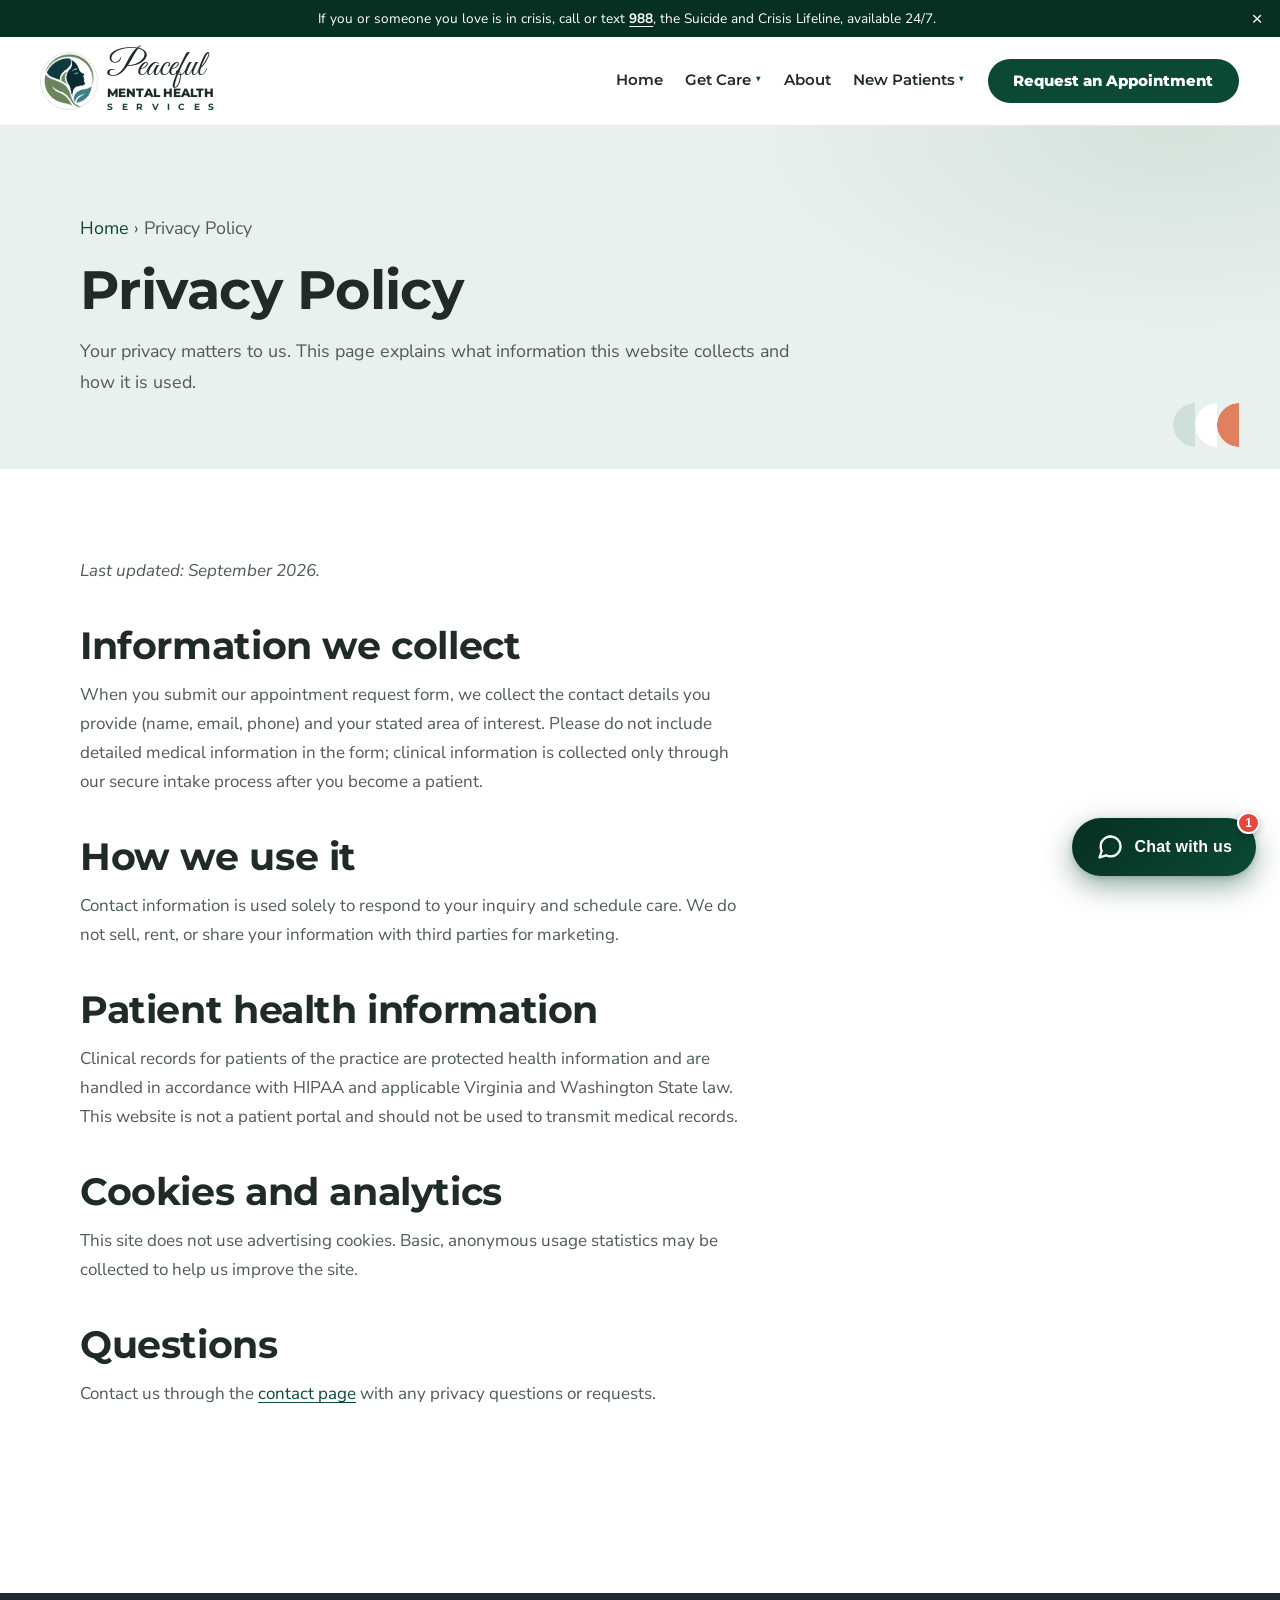
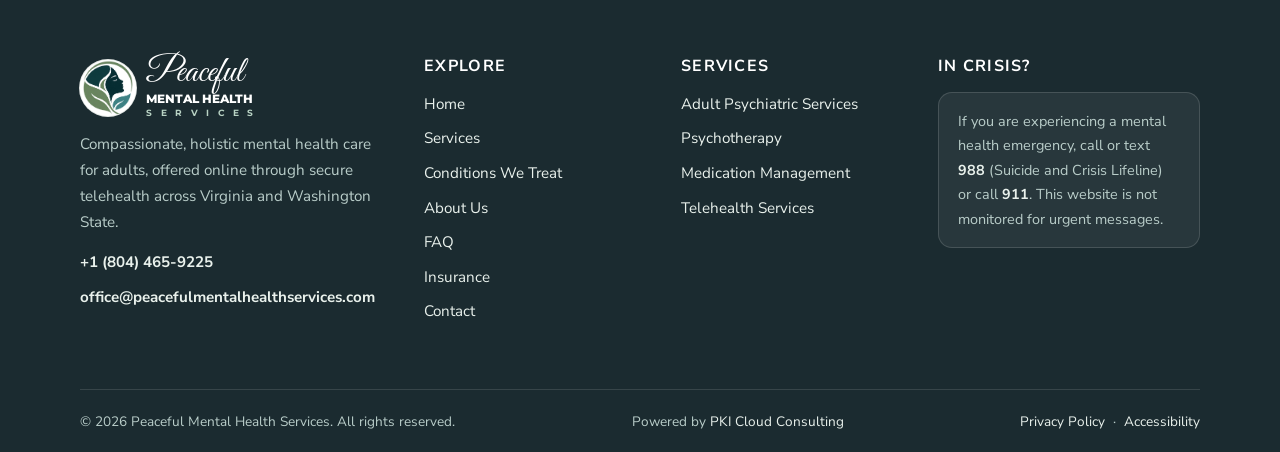
<file: privacy-policy/index.html>
<!DOCTYPE html>
<html lang="en">
<head>
<meta charset="UTF-8">
<meta name="viewport" content="width=device-width, initial-scale=1.0">
<title>Privacy Policy | Peaceful Mental Health Services</title>
<meta name="description" content="How Peaceful Mental Health Services handles information collected on this website.">
<link rel="canonical" href="https://www.peacefulmentalhealthservices.com/privacy-policy/">
<meta property="og:url" content="https://www.peacefulmentalhealthservices.com/privacy-policy/">
<link rel="preconnect" href="https://fonts.googleapis.com">
<link rel="preconnect" href="https://fonts.gstatic.com" crossorigin>
<link href="https://fonts.googleapis.com/css2?family=Great+Vibes&family=Montserrat:wght@500;600;700;800&family=Nunito+Sans:wght@400;700;800&display=swap" rel="stylesheet">
<link rel="icon" href="../assets/img/favicon-32.png" sizes="32x32">
<link rel="icon" href="../assets/img/favicon-192.png" sizes="192x192">
<link rel="apple-touch-icon" href="../assets/img/apple-touch-icon.png">
<link rel="icon" href="../assets/img/favicon-48-green.png" sizes="48x48">
<meta property="og:site_name" content="Peaceful Mental Health Services">
<meta property="og:image" content="https://www.peacefulmentalhealthservices.com/assets/img/og-share-green.png">
<meta property="og:image:width" content="1200">
<meta property="og:image:height" content="630">
<meta property="og:image:alt" content="Peaceful Mental Health Services logo">
<meta name="twitter:card" content="summary_large_image">
<meta name="twitter:image" content="https://www.peacefulmentalhealthservices.com/assets/img/og-share-green.png">
<meta name="color-scheme" content="light">
<link rel="stylesheet" href="../assets/css/pmhs.css?ver=pmhs-68">
</head>
<body>
<a class="skip-link" href="#main">Skip to main content</a>

<div class="announce-bar" role="region" aria-label="Announcement">
  <p>Now accepting new patients for telehealth across Virginia and Washington State</p>
  <button type="button" class="announce-close" aria-label="Dismiss announcement">&times;</button>
</div>
<div class="crisis-bar">If you or someone you love is in crisis, call or text <a href="tel:988">988</a>, the Suicide and Crisis Lifeline, available 24/7.<button type="button" class="crisis-close" aria-label="Dismiss crisis line message">&times;</button></div>

<header class="site-header">
  <div class="container">
    <a class="brand" href="../">
      <span class="brand-mark brand-mark--logo" aria-hidden="true">
        <img src="../assets/img/logo-mark.png" alt="" width="42" height="42">
      </span>
      <span class="brand-name"><span class="bn-1">Peaceful</span> <span class="bn-2">Mental Health</span><small class="brand-sub" aria-label="Services"><span>S</span><span>e</span><span>r</span><span>v</span><span>i</span><span>c</span><span>e</span><span>s</span></small></span>
    </a>
    <a class="btn btn-primary header-cta" href="../contact/">Request Appointment</a>
    <button class="nav-toggle" type="button" aria-expanded="false" aria-controls="nav" aria-label="Open menu">
      <span class="nav-burger" aria-hidden="true"><span></span><span></span></span>
    </button>
    <nav class="site-nav" id="nav" aria-label="Main navigation">
      <a href="../">Home</a>
      <div class="nav-item nav-mega"><a href="../services/">Get Care <span class="nav-caret" aria-hidden="true">&#9660;</span></a>
        <div class="nav-drop">
          <div class="mega-col">
            <a class="mega-title" href="../services/">Services</a>
            <div class="mega-links">
              <a href="../services/#adult">Adult Psychiatric Services</a>
              <a href="../services/#psychotherapy">Psychotherapy</a>
              <a href="../services/#medication">Medication Management</a>
              <a href="../services/#evaluations">Diagnostic Evaluations</a>
              <a href="../services/#telehealth">Telehealth Services</a>
              <a href="../services/#genesight">GeneSight Testing</a>
              <a href="../services/#oncology">Oncology Psychotherapy</a>
            </div>
          </div>
          <div class="mega-col">
            <a class="mega-title" href="../conditions/">Conditions We Treat</a>
            <div class="mega-links mega-links--two">
              <a href="../conditions/#depression">Depression</a>
              <a href="../conditions/#anxiety">Anxiety and Panic</a>
              <a href="../conditions/#bipolar">Bipolar and Mood Disorders</a>
              <a href="../conditions/#adhd">ADHD</a>
              <a href="../conditions/#ocd">OCD</a>
              <a href="../conditions/#ptsd">PTSD and Trauma</a>
              <a href="../conditions/#sleep">Sleep and Insomnia</a>
              <a href="../conditions/#perinatal">Postpartum and Perinatal</a>
              <a href="../conditions/#pmdd">PMDD</a>
              <a href="../conditions/#psychotic">Schizophrenia Spectrum</a>
              <a href="../conditions/#eating">Eating Disorders</a>
              <a href="../conditions/#grief">Grief and Life Transitions</a>
            </div>
          </div>
          <div class="mega-col">
            <a class="mega-title" href="../faq/">What to Expect</a>
            <div class="mega-links">
              <a href="../services/#telehealth">Online Telehealth Visits</a>
              <a href="../insurance/">Insurance</a>
              <a href="../faq/">FAQ</a>
              <a href="../contact/">Request an Appointment</a>
            </div>
          </div>
        </div>
      </div>
      <a href="../about/">About</a>
      <div class="nav-item"><a href="../insurance/">New Patients <span class="nav-caret" aria-hidden="true">&#9660;</span></a>
        <div class="nav-drop">
          <a href="../insurance/">Insurance</a>
          <a href="../faq/">FAQ</a>
        </div>
      </div>
      <a class="btn btn-primary" href="../contact/">Request an Appointment</a>
    </nav>
  </div>
</header>

<main id="main">

  <section class="page-hero">
    <div class="container">
      <p class="breadcrumbs"><a href="../">Home</a> &rsaquo; Privacy Policy</p>
      <h1>Privacy Policy</h1>
      <p>Your privacy matters to us. This page explains what information this website collects and how it is used.</p>
    </div>
  </section>

  <section class="section">
    <div class="container prose">
      <p><em>Last updated: September 2026.</em></p>
      <h2>Information we collect</h2>
      <p>When you submit our appointment request form, we collect the contact details you provide (name, email, phone) and your stated area of interest. Please do not include detailed medical information in the form; clinical information is collected only through our secure intake process after you become a patient.</p>
      <h2>How we use it</h2>
      <p>Contact information is used solely to respond to your inquiry and schedule care. We do not sell, rent, or share your information with third parties for marketing.</p>
      <h2>Patient health information</h2>
      <p>Clinical records for patients of the practice are protected health information and are handled in accordance with HIPAA and applicable Virginia and Washington State law. This website is not a patient portal and should not be used to transmit medical records.</p>
      <h2>Cookies and analytics</h2>
      <p>This site does not use advertising cookies. Basic, anonymous usage statistics may be collected to help us improve the site.</p>
      <h2>Questions</h2>
      <p>Contact us through the <a href="../contact/">contact page</a> with any privacy questions or requests.</p>
    </div>
  </section>

</main>

<footer class="site-footer">
  <div class="container footer-grid">
    <div class="footer-brand">
      <a class="brand" href="../">
        <span class="brand-mark brand-mark--logo" aria-hidden="true">
          <img src="../assets/img/logo-mark.png" alt="" width="42" height="42">
        </span>
        <span class="brand-name" style="color:#fff;"><span class="bn-1">Peaceful</span> <span class="bn-2">Mental Health</span><small class="brand-sub" style="color:#b9d3c4;" aria-label="Services"><span>S</span><span>e</span><span>r</span><span>v</span><span>i</span><span>c</span><span>e</span><span>s</span></small></span>
      </a>
      <p>Compassionate, holistic mental health care for adults, offered online through secure telehealth across Virginia and Washington State.</p>
      <ul class="footer-contact">
        <li><a href="tel:+18044659225">+1 (804) 465-9225</a></li>
        <li><a href="mailto:office@peacefulmentalhealthservices.com">office@peacefulmentalhealthservices.com</a></li>
      </ul>
    </div>
    <div>
      <h3>Explore</h3>
      <ul>
        <li><a href="../">Home</a></li>
        <li><a href="../services/">Services</a></li>
        <li><a href="../conditions/">Conditions We Treat</a></li>
        <li><a href="../about/">About Us</a></li>
        <li><a href="../faq/">FAQ</a></li>
        <li><a href="../insurance/">Insurance</a></li>
        <li><a href="../contact/">Contact</a></li>
      </ul>
    </div>
    <div>
      <h3>Services</h3>
      <ul>
        <li><a href="../services/#adult">Adult Psychiatric Services</a></li>
        <li><a href="../services/#psychotherapy">Psychotherapy</a></li>
        <li><a href="../services/#medication">Medication Management</a></li>
        <li><a href="../services/#telehealth">Telehealth Services</a></li>
      </ul>
    </div>
    <div>
      <h3>In crisis?</h3>
      <div class="footer-crisis">
        <p>If you are experiencing a mental health emergency, call or text <a href="tel:988"><strong>988</strong></a> (Suicide and Crisis Lifeline) or call <a href="tel:911"><strong>911</strong></a>. This website is not monitored for urgent messages.</p>
      </div>
    </div>
  </div>
  <div class="container footer-bottom">
    <span>&copy; 2026 Peaceful Mental Health Services. All rights reserved.</span>
    <span>Powered by <a href="https://pkicloudconsulting.com/" target="_blank" rel="noopener">PKI Cloud Consulting</a></span>
    <span><a href="../privacy-policy/">Privacy Policy</a> &nbsp;&middot;&nbsp; <a href="../accessibility/">Accessibility</a></span>
  </div>
</footer>

<!-- ===== Peaceful assistant chatbot ===== -->
<link rel="stylesheet" href="../assets/chatbot/pmhs-chatbot.css?ver=pmhs-14">
<div id="pm-chat" data-base="../" aria-live="polite">
  <button id="pm-chat-toggle" aria-label="Open help chat" aria-expanded="false">
    <span class="pm-chat-toggle__ring" aria-hidden="true"></span>
    <svg class="pm-chat-toggle__icon" viewBox="0 0 24 24" width="28" height="28" fill="none" stroke="currentColor" stroke-width="2" stroke-linecap="round" stroke-linejoin="round"><path d="M21 11.5a8.38 8.38 0 0 1-.9 3.8 8.5 8.5 0 0 1-7.6 4.7 8.38 8.38 0 0 1-3.8-.9L3 21l1.9-5.7a8.38 8.38 0 0 1-.9-3.8 8.5 8.5 0 0 1 4.7-7.6 8.38 8.38 0 0 1 3.8-.9h.5a8.48 8.48 0 0 1 8 8v.5z"/></svg>
    <span class="pm-chat-toggle__label">Chat with us</span>
    <span class="pm-chat-badge" aria-hidden="true">1</span>
  </button>
  <section id="pm-chat-panel" role="dialog" aria-label="Peaceful Mental Health Services help chat" hidden>
    <header id="pm-chat-head">
      <span class="pm-chat-avatar" aria-hidden="true"><img src="../assets/img/logo-mark.png" alt=""></span>
      <div class="pm-chat-head__text">
        <strong>Peaceful Assistant</strong>
        <span><i class="pm-chat-dot"></i>Online, typically replies instantly</span>
      </div>
      <button id="pm-chat-close" aria-label="Close chat">&times;</button>
    </header>
    <div id="pm-chat-log"></div>
    <div id="pm-chat-suggestions" aria-label="Quick questions"></div>
    <form id="pm-chat-form" autocomplete="off">
      <input id="pm-chat-input" type="text" placeholder="Type your question" aria-label="Type your question">
      <button type="submit" aria-label="Send">
        <svg viewBox="0 0 24 24" width="20" height="20" fill="none" stroke="currentColor" stroke-width="2" stroke-linecap="round" stroke-linejoin="round"><line x1="22" y1="2" x2="11" y2="13"/><polygon points="22 2 15 22 11 13 2 9 22 2"/></svg>
      </button>
    </form>
  </section>
</div>
<script src="../assets/chatbot/pmhs-chatbot.js?ver=pmhs-4" defer></script>

<script src="../assets/js/nav.js?ver=pmhs-6" defer></script>
</body>
</html>
</file>
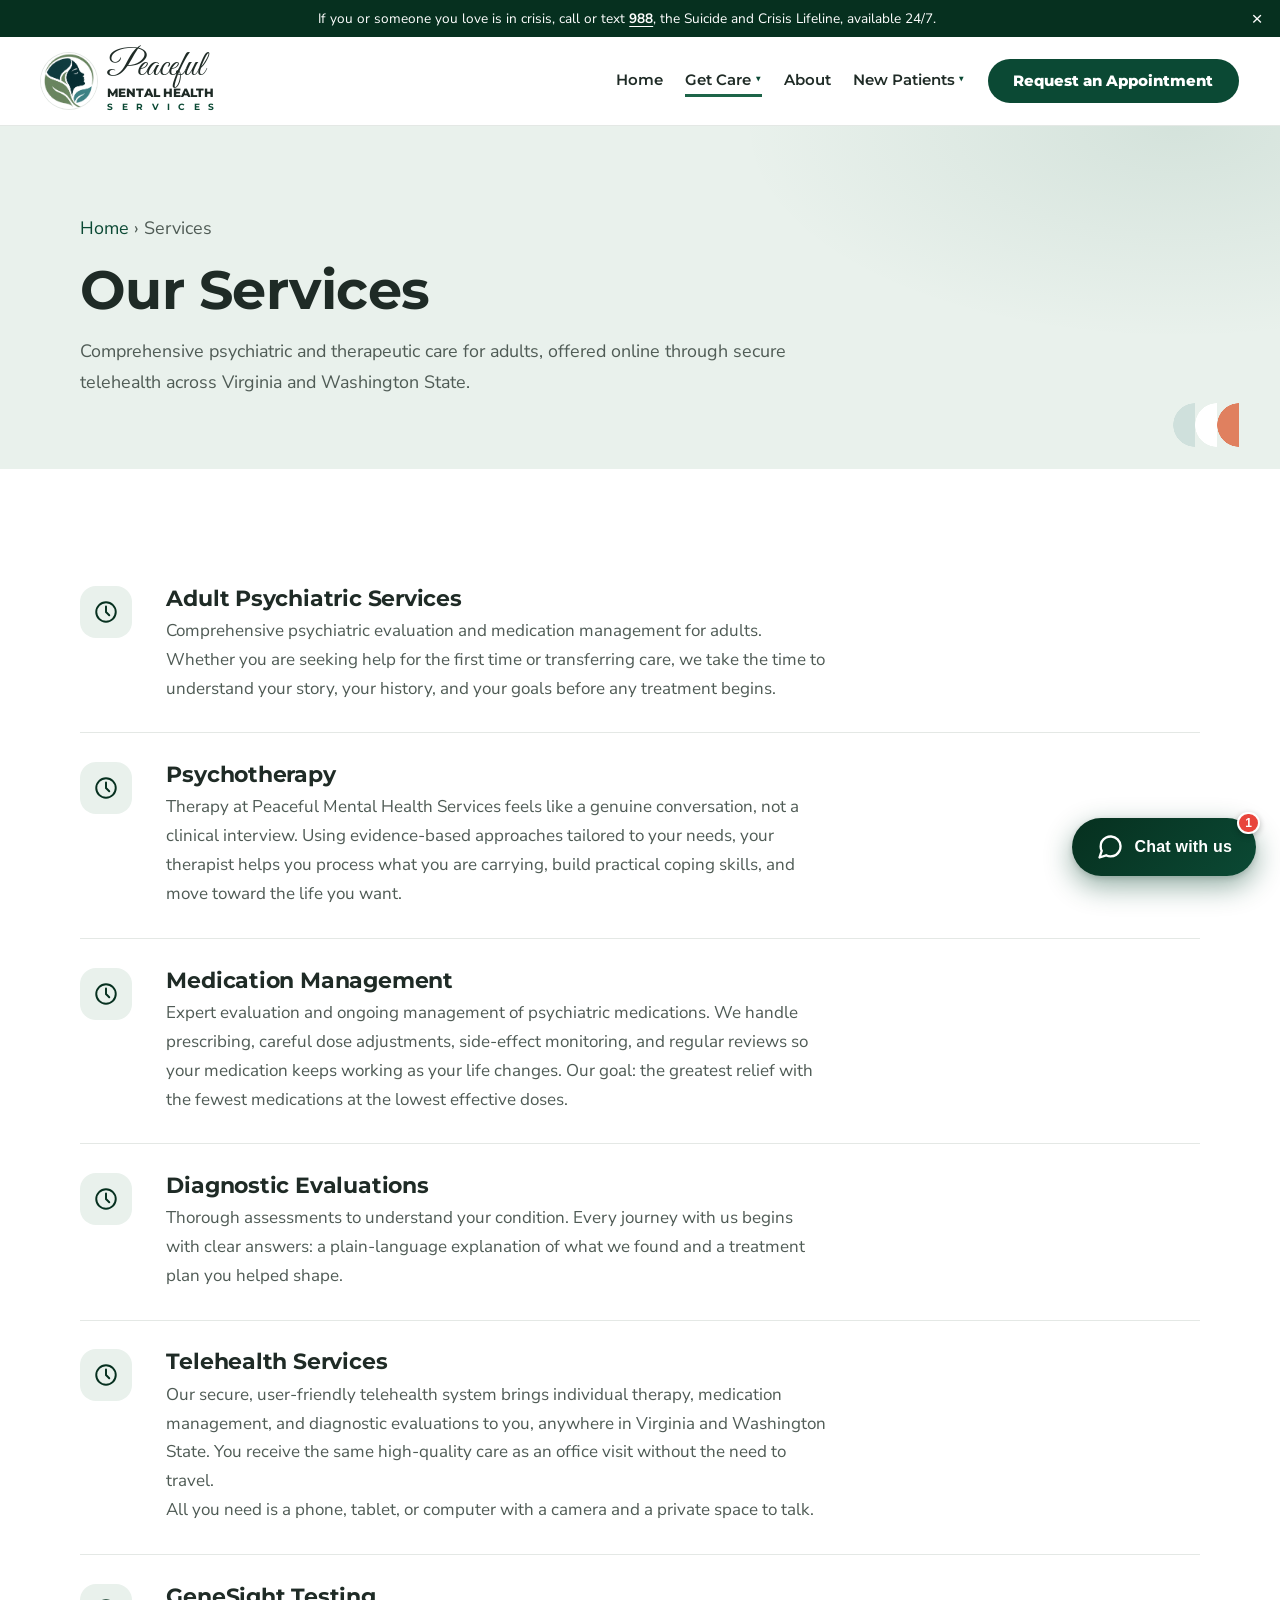
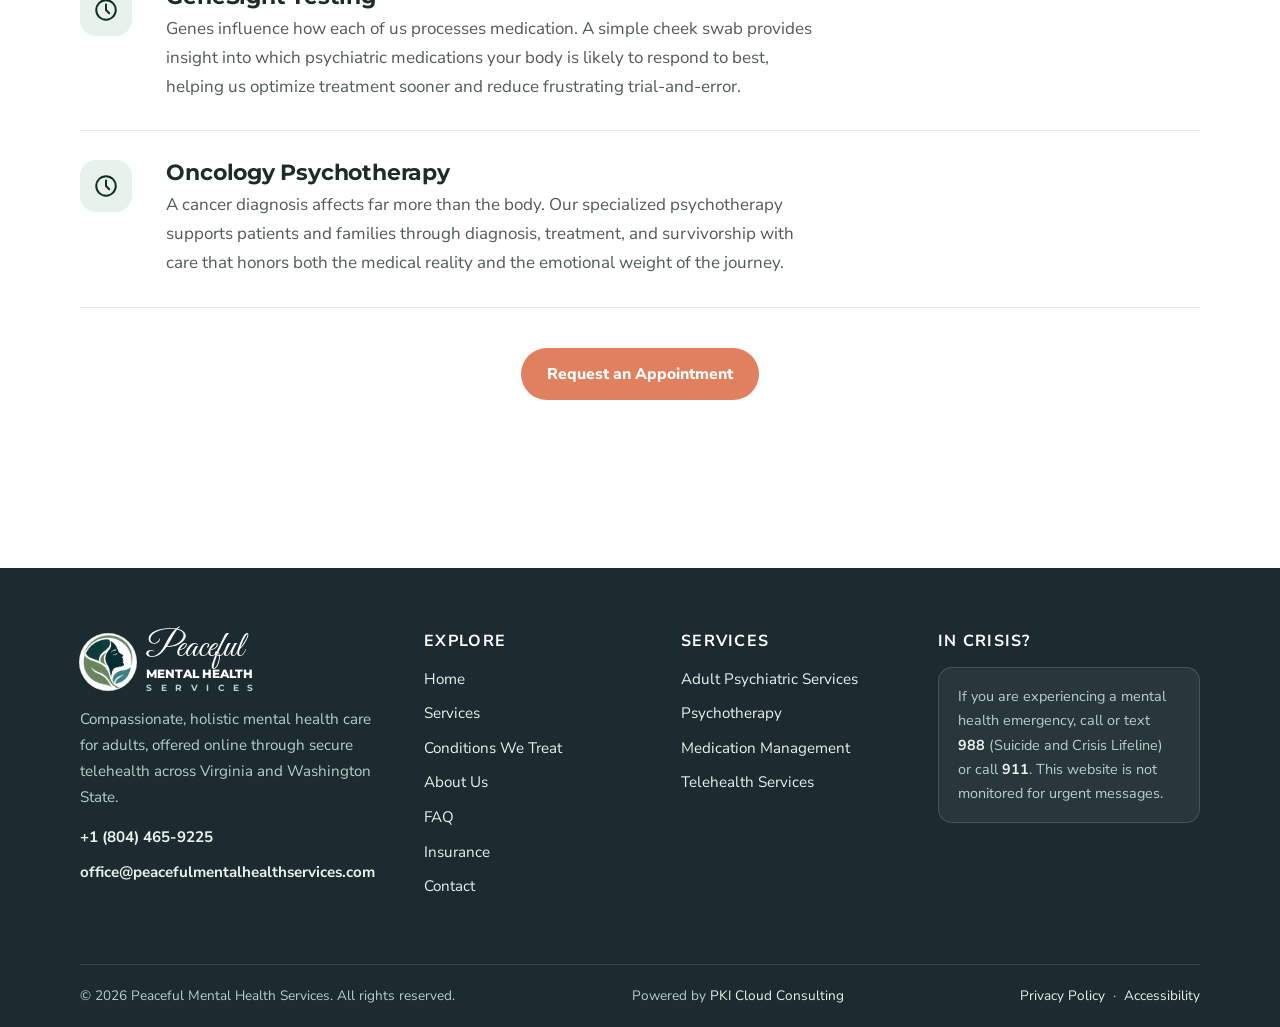
<file: services/index.html>
<!DOCTYPE html>
<html lang="en">
<head>
<meta charset="UTF-8">
<meta name="viewport" content="width=device-width, initial-scale=1.0">
<title>Our Services | Peaceful Mental Health Services</title>
<meta name="description" content="Psychiatric evaluations, medication management, psychotherapy, and online telehealth for adults across Virginia and Washington State.">
<link rel="canonical" href="https://www.peacefulmentalhealthservices.com/services/">
<meta property="og:url" content="https://www.peacefulmentalhealthservices.com/services/">
<link rel="preconnect" href="https://fonts.googleapis.com">
<link rel="preconnect" href="https://fonts.gstatic.com" crossorigin>
<link href="https://fonts.googleapis.com/css2?family=Great+Vibes&family=Montserrat:wght@500;600;700;800&family=Nunito+Sans:wght@400;700;800&display=swap" rel="stylesheet">
<link rel="icon" href="../assets/img/favicon-32.png" sizes="32x32">
<link rel="icon" href="../assets/img/favicon-192.png" sizes="192x192">
<link rel="apple-touch-icon" href="../assets/img/apple-touch-icon.png">
<link rel="icon" href="../assets/img/favicon-48-green.png" sizes="48x48">
<meta property="og:site_name" content="Peaceful Mental Health Services">
<meta property="og:image" content="https://www.peacefulmentalhealthservices.com/assets/img/og-share-green.png">
<meta property="og:image:width" content="1200">
<meta property="og:image:height" content="630">
<meta property="og:image:alt" content="Peaceful Mental Health Services logo">
<meta name="twitter:card" content="summary_large_image">
<meta name="twitter:image" content="https://www.peacefulmentalhealthservices.com/assets/img/og-share-green.png">
<meta name="color-scheme" content="light">
<link rel="stylesheet" href="../assets/css/pmhs.css?ver=pmhs-68">
</head>
<body>
<a class="skip-link" href="#main">Skip to main content</a>

<div class="announce-bar" role="region" aria-label="Announcement">
  <p>Now accepting new patients for telehealth across Virginia and Washington State</p>
  <button type="button" class="announce-close" aria-label="Dismiss announcement">&times;</button>
</div>
<div class="crisis-bar">If you or someone you love is in crisis, call or text <a href="tel:988">988</a>, the Suicide and Crisis Lifeline, available 24/7.<button type="button" class="crisis-close" aria-label="Dismiss crisis line message">&times;</button></div>

<header class="site-header">
  <div class="container">
    <a class="brand" href="../">
      <span class="brand-mark brand-mark--logo" aria-hidden="true">
        <img src="../assets/img/logo-mark.png" alt="" width="42" height="42">
      </span>
      <span class="brand-name"><span class="bn-1">Peaceful</span> <span class="bn-2">Mental Health</span><small class="brand-sub" aria-label="Services"><span>S</span><span>e</span><span>r</span><span>v</span><span>i</span><span>c</span><span>e</span><span>s</span></small></span>
    </a>
    <a class="btn btn-primary header-cta" href="../contact/">Request Appointment</a>
    <button class="nav-toggle" type="button" aria-expanded="false" aria-controls="nav" aria-label="Open menu">
      <span class="nav-burger" aria-hidden="true"><span></span><span></span></span>
    </button>
    <nav class="site-nav" id="nav" aria-label="Main navigation">
      <a href="../">Home</a>
      <div class="nav-item nav-mega"><a href="../services/" aria-current="page">Get Care <span class="nav-caret" aria-hidden="true">&#9660;</span></a>
        <div class="nav-drop">
          <div class="mega-col">
            <a class="mega-title" href="../services/">Services</a>
            <div class="mega-links">
              <a href="../services/#adult">Adult Psychiatric Services</a>
              <a href="../services/#psychotherapy">Psychotherapy</a>
              <a href="../services/#medication">Medication Management</a>
              <a href="../services/#evaluations">Diagnostic Evaluations</a>
              <a href="../services/#telehealth">Telehealth Services</a>
              <a href="../services/#genesight">GeneSight Testing</a>
              <a href="../services/#oncology">Oncology Psychotherapy</a>
            </div>
          </div>
          <div class="mega-col">
            <a class="mega-title" href="../conditions/">Conditions We Treat</a>
            <div class="mega-links mega-links--two">
              <a href="../conditions/#depression">Depression</a>
              <a href="../conditions/#anxiety">Anxiety and Panic</a>
              <a href="../conditions/#bipolar">Bipolar and Mood Disorders</a>
              <a href="../conditions/#adhd">ADHD</a>
              <a href="../conditions/#ocd">OCD</a>
              <a href="../conditions/#ptsd">PTSD and Trauma</a>
              <a href="../conditions/#sleep">Sleep and Insomnia</a>
              <a href="../conditions/#perinatal">Postpartum and Perinatal</a>
              <a href="../conditions/#pmdd">PMDD</a>
              <a href="../conditions/#psychotic">Schizophrenia Spectrum</a>
              <a href="../conditions/#eating">Eating Disorders</a>
              <a href="../conditions/#grief">Grief and Life Transitions</a>
            </div>
          </div>
          <div class="mega-col">
            <a class="mega-title" href="../faq/">What to Expect</a>
            <div class="mega-links">
              <a href="../services/#telehealth">Online Telehealth Visits</a>
              <a href="../insurance/">Insurance</a>
              <a href="../faq/">FAQ</a>
              <a href="../contact/">Request an Appointment</a>
            </div>
          </div>
        </div>
      </div>
      <a href="../about/">About</a>
      <div class="nav-item"><a href="../insurance/">New Patients <span class="nav-caret" aria-hidden="true">&#9660;</span></a>
        <div class="nav-drop">
          <a href="../insurance/">Insurance</a>
          <a href="../faq/">FAQ</a>
        </div>
      </div>
      <a class="btn btn-primary" href="../contact/">Request an Appointment</a>
    </nav>
  </div>
</header>

<main id="main">

  <section class="page-hero">
    <div class="container">
      <p class="breadcrumbs"><a href="../">Home</a> &rsaquo; Services</p>
      <h1>Our Services</h1>
      <p>Comprehensive psychiatric and therapeutic care for adults, offered online through secure telehealth across Virginia and Washington State.</p>
    </div>
  </section>

  <section class="section">
    <div class="container">

      <div class="service-block" id="adult">
        <span class="icon-chip" aria-hidden="true"><svg width="26" height="26" viewBox="0 0 24 24" fill="none" stroke="currentColor" stroke-width="1.8" stroke-linecap="round"><circle cx="12" cy="12" r="9"/><path d="M12 7v5l3 3"/></svg></span>
        <div>
          <h3>Adult Psychiatric Services</h3>
          
          <p>Comprehensive psychiatric evaluation and medication management for adults. Whether you are seeking help for the first time or transferring care, we take the time to understand your story, your history, and your goals before any treatment begins.</p>
        </div>
      </div>
      <div class="service-block" id="psychotherapy">
        <span class="icon-chip" aria-hidden="true"><svg width="26" height="26" viewBox="0 0 24 24" fill="none" stroke="currentColor" stroke-width="1.8" stroke-linecap="round"><circle cx="12" cy="12" r="9"/><path d="M12 7v5l3 3"/></svg></span>
        <div>
          <h3>Psychotherapy</h3>
          
          <p>Therapy at Peaceful Mental Health Services feels like a genuine conversation, not a clinical interview. Using evidence-based approaches tailored to your needs, your therapist helps you process what you are carrying, build practical coping skills, and move toward the life you want.</p>
        </div>
      </div>
      <div class="service-block" id="medication">
        <span class="icon-chip" aria-hidden="true"><svg width="26" height="26" viewBox="0 0 24 24" fill="none" stroke="currentColor" stroke-width="1.8" stroke-linecap="round"><circle cx="12" cy="12" r="9"/><path d="M12 7v5l3 3"/></svg></span>
        <div>
          <h3>Medication Management</h3>
          
          <p>Expert evaluation and ongoing management of psychiatric medications. We handle prescribing, careful dose adjustments, side-effect monitoring, and regular reviews so your medication keeps working as your life changes. Our goal: the greatest relief with the fewest medications at the lowest effective doses.</p>
        </div>
      </div>
      <div class="service-block" id="evaluations">
        <span class="icon-chip" aria-hidden="true"><svg width="26" height="26" viewBox="0 0 24 24" fill="none" stroke="currentColor" stroke-width="1.8" stroke-linecap="round"><circle cx="12" cy="12" r="9"/><path d="M12 7v5l3 3"/></svg></span>
        <div>
          <h3>Diagnostic Evaluations</h3>
          
          <p>Thorough assessments to understand your condition. Every journey with us begins with clear answers: a plain-language explanation of what we found and a treatment plan you helped shape.</p>
        </div>
      </div>
      <div class="service-block" id="telehealth">
        <span class="icon-chip" aria-hidden="true"><svg width="26" height="26" viewBox="0 0 24 24" fill="none" stroke="currentColor" stroke-width="1.8" stroke-linecap="round"><circle cx="12" cy="12" r="9"/><path d="M12 7v5l3 3"/></svg></span>
        <div>
          <h3>Telehealth Services</h3>
          
          <p>Our secure, user-friendly telehealth system brings individual therapy, medication management, and diagnostic evaluations to you, anywhere in Virginia and Washington State. You receive the same high-quality care as an office visit without the need to travel.</p>
          <p>All you need is a phone, tablet, or computer with a camera and a private space to talk.</p>
        </div>
      </div>
      <div class="service-block" id="genesight">
        <span class="icon-chip" aria-hidden="true"><svg width="26" height="26" viewBox="0 0 24 24" fill="none" stroke="currentColor" stroke-width="1.8" stroke-linecap="round"><circle cx="12" cy="12" r="9"/><path d="M12 7v5l3 3"/></svg></span>
        <div>
          <h3>GeneSight Testing</h3>

          <p>Genes influence how each of us processes medication. A simple cheek swab provides insight into which psychiatric medications your body is likely to respond to best, helping us optimize treatment sooner and reduce frustrating trial-and-error.</p>
        </div>
      </div>
      <div class="service-block" id="oncology">
        <span class="icon-chip" aria-hidden="true"><svg width="26" height="26" viewBox="0 0 24 24" fill="none" stroke="currentColor" stroke-width="1.8" stroke-linecap="round"><circle cx="12" cy="12" r="9"/><path d="M12 7v5l3 3"/></svg></span>
        <div>
          <h3>Oncology Psychotherapy</h3>

          <p>A cancer diagnosis affects far more than the body. Our specialized psychotherapy supports patients and families through diagnosis, treatment, and survivorship with care that honors both the medical reality and the emotional weight of the journey.</p>
        </div>
      </div>
      <div style="text-align:center; margin-top:2.5rem;">
        <a class="btn btn-accent" href="../contact/">Request an Appointment</a>
      </div>
    </div>
  </section>

</main>

<footer class="site-footer">
  <div class="container footer-grid">
    <div class="footer-brand">
      <a class="brand" href="../">
        <span class="brand-mark brand-mark--logo" aria-hidden="true">
          <img src="../assets/img/logo-mark.png" alt="" width="42" height="42">
        </span>
        <span class="brand-name" style="color:#fff;"><span class="bn-1">Peaceful</span> <span class="bn-2">Mental Health</span><small class="brand-sub" style="color:#b9d3c4;" aria-label="Services"><span>S</span><span>e</span><span>r</span><span>v</span><span>i</span><span>c</span><span>e</span><span>s</span></small></span>
      </a>
      <p>Compassionate, holistic mental health care for adults, offered online through secure telehealth across Virginia and Washington State.</p>
      <ul class="footer-contact">
        <li><a href="tel:+18044659225">+1 (804) 465-9225</a></li>
        <li><a href="mailto:office@peacefulmentalhealthservices.com">office@peacefulmentalhealthservices.com</a></li>
      </ul>
    </div>
    <div>
      <h3>Explore</h3>
      <ul>
        <li><a href="../">Home</a></li>
        <li><a href="../services/">Services</a></li>
        <li><a href="../conditions/">Conditions We Treat</a></li>
        <li><a href="../about/">About Us</a></li>
        <li><a href="../faq/">FAQ</a></li>
        <li><a href="../insurance/">Insurance</a></li>
        <li><a href="../contact/">Contact</a></li>
      </ul>
    </div>
    <div>
      <h3>Services</h3>
      <ul>
        <li><a href="../services/#adult">Adult Psychiatric Services</a></li>
        <li><a href="../services/#psychotherapy">Psychotherapy</a></li>
        <li><a href="../services/#medication">Medication Management</a></li>
        <li><a href="../services/#telehealth">Telehealth Services</a></li>
      </ul>
    </div>
    <div>
      <h3>In crisis?</h3>
      <div class="footer-crisis">
        <p>If you are experiencing a mental health emergency, call or text <a href="tel:988"><strong>988</strong></a> (Suicide and Crisis Lifeline) or call <a href="tel:911"><strong>911</strong></a>. This website is not monitored for urgent messages.</p>
      </div>
    </div>
  </div>
  <div class="container footer-bottom">
    <span>&copy; 2026 Peaceful Mental Health Services. All rights reserved.</span>
    <span>Powered by <a href="https://pkicloudconsulting.com/" target="_blank" rel="noopener">PKI Cloud Consulting</a></span>
    <span><a href="../privacy-policy/">Privacy Policy</a> &nbsp;&middot;&nbsp; <a href="../accessibility/">Accessibility</a></span>
  </div>
</footer>

<!-- ===== Peaceful assistant chatbot ===== -->
<link rel="stylesheet" href="../assets/chatbot/pmhs-chatbot.css?ver=pmhs-14">
<div id="pm-chat" data-base="../" aria-live="polite">
  <button id="pm-chat-toggle" aria-label="Open help chat" aria-expanded="false">
    <span class="pm-chat-toggle__ring" aria-hidden="true"></span>
    <svg class="pm-chat-toggle__icon" viewBox="0 0 24 24" width="28" height="28" fill="none" stroke="currentColor" stroke-width="2" stroke-linecap="round" stroke-linejoin="round"><path d="M21 11.5a8.38 8.38 0 0 1-.9 3.8 8.5 8.5 0 0 1-7.6 4.7 8.38 8.38 0 0 1-3.8-.9L3 21l1.9-5.7a8.38 8.38 0 0 1-.9-3.8 8.5 8.5 0 0 1 4.7-7.6 8.38 8.38 0 0 1 3.8-.9h.5a8.48 8.48 0 0 1 8 8v.5z"/></svg>
    <span class="pm-chat-toggle__label">Chat with us</span>
    <span class="pm-chat-badge" aria-hidden="true">1</span>
  </button>
  <section id="pm-chat-panel" role="dialog" aria-label="Peaceful Mental Health Services help chat" hidden>
    <header id="pm-chat-head">
      <span class="pm-chat-avatar" aria-hidden="true"><img src="../assets/img/logo-mark.png" alt=""></span>
      <div class="pm-chat-head__text">
        <strong>Peaceful Assistant</strong>
        <span><i class="pm-chat-dot"></i>Online, typically replies instantly</span>
      </div>
      <button id="pm-chat-close" aria-label="Close chat">&times;</button>
    </header>
    <div id="pm-chat-log"></div>
    <div id="pm-chat-suggestions" aria-label="Quick questions"></div>
    <form id="pm-chat-form" autocomplete="off">
      <input id="pm-chat-input" type="text" placeholder="Type your question" aria-label="Type your question">
      <button type="submit" aria-label="Send">
        <svg viewBox="0 0 24 24" width="20" height="20" fill="none" stroke="currentColor" stroke-width="2" stroke-linecap="round" stroke-linejoin="round"><line x1="22" y1="2" x2="11" y2="13"/><polygon points="22 2 15 22 11 13 2 9 22 2"/></svg>
      </button>
    </form>
  </section>
</div>
<script src="../assets/chatbot/pmhs-chatbot.js?ver=pmhs-4" defer></script>

<script src="../assets/js/nav.js?ver=pmhs-6" defer></script>
</body>
</html>
</file>
<file: assets/css/pmhs.css>
/* Peaceful Mental Health Services - design system
   Palette: Alma forest green, coral accent, pale sage. Type: Montserrat display, Nunito Sans body. */

:root {
  --ink: #1f2b26;
  --ink-soft: #4f5b55;
  --teal: #0b4934;
  --teal-dark: #06301f;
  --teal-tint: #e9f1ec;
  --sage: #b9d3c4;
  --sand: #f6f8f6;
  --cream: #ffffff;
  --apricot: #e0805f;
  --apricot-dark: #c4653f;
  --white: #ffffff;
  --line: #e4e8e5;
  --shadow: 0 10px 30px rgba(31, 43, 38, 0.10);
  --shadow-soft: 0 4px 14px rgba(31, 43, 38, 0.07);
  --radius: 18px;
  --radius-lg: 28px;
  --measure: 66ch;
}

* { margin: 0; padding: 0; box-sizing: border-box; }

:root { color-scheme: only light; }

html { scroll-behavior: smooth; }

body {
  font-family: "Nunito Sans", "Segoe UI", system-ui, sans-serif;
  font-size: 1.0625rem;
  line-height: 1.7;
  color: var(--ink);
  background: var(--cream);
  -webkit-font-smoothing: antialiased;
}

h1, h2, h3, .display {
  font-family: "Montserrat", "Segoe UI", system-ui, sans-serif;
  font-weight: 700;
  line-height: 1.15;
  color: var(--ink);
  letter-spacing: -0.01em;
}

h1 { font-size: clamp(2.2rem, 5vw, 3.4rem); }
h2 { font-size: clamp(1.7rem, 3.5vw, 2.4rem); }
h3 { font-size: 1.25rem; }

p { max-width: var(--measure); }

a { color: var(--teal); text-decoration-thickness: 1px; text-underline-offset: 3px; }
a:hover { color: var(--teal-dark); }

img, svg { max-width: 100%; display: block; }

.container { width: min(1120px, 92%); margin-inline: auto; }

.skip-link {
  position: absolute; left: -9999px; top: 0; z-index: 200;
  background: var(--teal-dark); color: #fff; padding: 0.6rem 1rem; border-radius: 0 0 10px 0;
}
.skip-link:focus { left: 0; }

/* ---------- Header ---------- */

.crisis-bar {
  background: var(--teal-dark);
  color: #ffffff;
  font-size: 0.85rem;
  text-align: center;
  padding: 0.45rem 1rem;
}
.crisis-bar a { color: #fff; font-weight: 700; }

.site-header {
  position: sticky; top: 0; z-index: 100;
  background: rgba(255, 255, 255, 0.92);
  backdrop-filter: blur(10px);
  border-bottom: 1px solid var(--line);
}
.site-header .container {
  display: flex; align-items: center; justify-content: space-between;
  padding-block: 0.85rem; gap: 1rem;
}

.brand { display: flex; align-items: center; gap: 0.65rem; text-decoration: none; }
.brand-mark {
  width: 42px; height: 42px; flex: none;
  display: grid; place-items: center;
  background: linear-gradient(140deg, var(--teal), var(--sage));
  border-radius: 50% 50% 50% 12px;
  color: #fff;
}
.brand-mark--logo { background: #fff; border-radius: 50%; overflow: hidden; box-shadow: 0 0 0 1px var(--line); }
.brand-mark--logo img { width: 100%; height: 100%; object-fit: cover; }
.brand-name {
  font-family: "Montserrat", "Segoe UI", system-ui, sans-serif;
  font-size: 1.12rem; font-weight: 700; color: var(--ink); line-height: 1.15;
}
.brand-name small { display: block; font-family: "Nunito Sans", sans-serif; font-size: 0.68rem; font-weight: 600; letter-spacing: 0.14em; text-transform: uppercase; color: var(--teal); }

.site-nav { display: flex; align-items: center; gap: 1.4rem; }
.site-nav a {
  text-decoration: none; color: var(--ink-soft); font-weight: 700; font-size: 0.95rem;
  padding-block: 0.3rem; border-bottom: 2px solid transparent;
}
.site-nav a:hover, .site-nav a[aria-current="page"] { color: var(--teal-dark); border-bottom-color: var(--sage); }
.site-nav a.btn { color: #fff; border-bottom: none; padding-block: 0.8rem; }
.site-nav a.btn:hover { color: #fff; border-bottom: none; }

.nav-toggle { display: none; background: none; border: 1px solid var(--line); border-radius: 10px; padding: 0.5rem 0.55rem; cursor: pointer; color: var(--teal-dark); }
.nav-toggle svg { display: block; }
.nav-toggle .nav-toggle__close { display: none; }
.nav-toggle[aria-expanded="true"] .nav-toggle__bars { display: none; }
.nav-toggle[aria-expanded="true"] .nav-toggle__close { display: block; }

/* nav dropdowns (Services, New Patients) */
.nav-item { position: relative; }
.nav-caret { display: inline-block; font-size: 0.72em; color: var(--teal); margin-left: 0.2rem; transform: translateY(-1px); transition: transform 0.15s ease; }
.nav-item:hover .nav-caret, .nav-item:focus-within .nav-caret { transform: translateY(-1px) rotate(180deg); }
.nav-drop {
  position: absolute; top: 100%; left: -0.8rem; z-index: 130;
  min-width: 280px; padding: 0.75rem; margin-top: 0.5rem;
  background: var(--white); border: 1px solid var(--line); border-radius: 16px;
  box-shadow: var(--shadow); display: none;
}
.nav-drop::before { content: ""; position: absolute; top: -0.55rem; left: 0; right: 0; height: 0.55rem; }
.nav-item:hover .nav-drop, .nav-item:focus-within .nav-drop { display: grid; gap: 0.15rem; }
.site-nav .nav-drop a {
  display: block; padding: 0.6rem 0.95rem; border-radius: 10px; border-bottom: none;
  font-size: 0.92rem; white-space: nowrap;
}
.site-nav .nav-drop a:hover, .site-nav .nav-drop a[aria-current="page"] { background: var(--teal-tint); color: var(--teal-dark); border-bottom: none; }

/* ---------- Buttons ---------- */

.btn {
  display: inline-block; text-decoration: none; font-weight: 800; font-size: 0.98rem;
  padding: 0.8rem 1.6rem; border-radius: 999px; transition: transform 0.15s ease, box-shadow 0.15s ease, background 0.15s ease;
}
.btn:active { transform: translateY(1px); }
.btn-primary { background: var(--teal); color: #fff; box-shadow: var(--shadow-soft); }
.btn-primary:hover { background: var(--teal-dark); color: #fff; box-shadow: var(--shadow); }
.btn-accent { background: var(--apricot); color: #fff; }
.btn-accent:hover { background: var(--apricot-dark); color: #fff; }
.btn-ghost { border: 2px solid var(--teal); color: var(--teal-dark); }
.btn-ghost:hover { background: var(--teal-tint); }

/* ---------- Hero ---------- */

.hero {
  position: relative; overflow: hidden;
  background:
    radial-gradient(60% 90% at 85% 10%, rgba(185, 211, 196, 0.35), transparent 65%),
    radial-gradient(50% 80% at 10% 90%, rgba(29, 100, 72, 0.16), transparent 60%),
    linear-gradient(170deg, #f6f8f6 0%, var(--cream) 60%);
  padding: clamp(3.5rem, 8vw, 6.5rem) 0 0;
}
.hero-grid { display: grid; grid-template-columns: 1.1fr 0.9fr; gap: 3rem; align-items: center; }
.hero-eyebrow {
  display: inline-block; background: var(--teal-tint); color: var(--teal-dark);
  font-weight: 800; font-size: 0.8rem; letter-spacing: 0.12em; text-transform: uppercase;
  padding: 0.35rem 0.9rem; border-radius: 999px; margin-bottom: 1.2rem;
}
.hero p.lede { font-size: 1.18rem; color: var(--ink-soft); margin: 1.2rem 0 1.8rem; }
.hero-ctas { display: flex; flex-wrap: wrap; gap: 0.9rem; margin-bottom: 1.4rem; }
.hero-note { font-size: 0.9rem; color: var(--ink-soft); }
.hero-art { position: relative; min-height: 320px; }
.hero-wave { display: block; margin-top: clamp(2rem, 5vw, 4rem); }

/* Photo hero: full-bleed background image behind white copy, like the reference site.
   The hero keeps the photo's aspect ratio so the image (and the laptop screen in it)
   scales with the viewport instead of being cropped; only a light veil sits on top
   so the photo stays clearly visible. */
.hero-photo {
  position: relative;
  background: var(--teal-dark);
  aspect-ratio: 1570 / 1002;
  min-height: 560px;
  display: flex; flex-direction: column;
}
/* rotating hero slides: stacked cover layers crossfading under the veil */
.hero-slides { position: absolute; inset: 0; z-index: 0; overflow: hidden; }
.hero-slide {
  position: absolute; inset: 0; opacity: 0;
  background-position: center; background-size: cover; background-repeat: no-repeat;
  transition: opacity 1.2s ease;
}
.hero-slide.is-active { opacity: 1; }
.hero-slide--telehealth { background-image: url("../img/hero-telehealth-1.jpeg"); }
.hero-slide--office { background-image: url("../img/hero-office-1.jpeg"); }
.hero-slide--family { background-image: url("../img/hero-family-1.jpeg"); }
.hero-photo::before {
  content: ""; position: absolute; inset: 0; z-index: 1;
  background: linear-gradient(100deg, rgba(18, 38, 30, 0.68) 0%, rgba(18, 38, 30, 0.44) 45%, rgba(18, 38, 30, 0.16) 72%, rgba(18, 38, 30, 0.10) 100%);
}
.hero-photo .container, .hero-photo .hero-wave { position: relative; z-index: 2; }
.hero-copy { max-width: 620px; text-shadow: 0 1px 14px rgba(18, 38, 30, 0.35); }
.hero-photo .hero-eyebrow { background: rgba(255, 255, 255, 0.16); color: #fff; backdrop-filter: blur(4px); }
.hero-photo h1 { color: #fff; }
.hero-copy .lede-strong { font-weight: 800; color: #fff; margin-bottom: 0.6rem; }
.hero-copy p.lede { margin-top: 1.1rem; margin-bottom: 0; color: #ffffff; }
.hero-copy .hero-ctas { margin-top: 1.8rem; }
.hero-photo .hero-note { color: #ffffff; }
.hero-photo .btn-ghost { border-color: #fff; color: #fff; text-shadow: none; }
.hero-photo .btn-ghost:hover { background: rgba(255, 255, 255, 0.18); }
.hero-photo .hero-wave { margin-top: auto; }
@media (max-width: 900px) {
  /* keep the subject (face + laptop) in frame on narrow screens, like the reference site:
     cover-crop anchored at 55% x, taller hero, and a top-heavy veil so the lower image shows */
  .hero-photo { aspect-ratio: auto; min-height: 580px; padding-bottom: 0.5rem; }
  .hero-slide--telehealth { background-position: 55% center; }
  .hero-photo::before {
    background: linear-gradient(180deg, rgba(18, 38, 30, 0.74) 0%, rgba(18, 38, 30, 0.5) 55%, rgba(18, 38, 30, 0.2) 100%);
  }
}

/* ---------- Sections ---------- */

.section { padding-block: clamp(3rem, 7vw, 5.5rem); }
.section-sand { background: var(--sand); }
.section-teal { background: linear-gradient(160deg, var(--teal-dark), var(--teal)); color: #f6f8f6; }
.section-teal h2, .section-teal h3 { color: #fff; }
.section-teal p { color: #ffffff; }

.section-head { max-width: 720px; margin-bottom: 2.6rem; }
.section-head.center { margin-inline: auto; text-align: center; }
.section-head.center p { margin-inline: auto; }
.eyebrow {
  font-weight: 800; font-size: 0.8rem; letter-spacing: 0.14em; text-transform: uppercase;
  color: var(--apricot-dark); margin-bottom: 0.6rem;
}
.section-teal .eyebrow { color: var(--sage); }
.section-head p { color: var(--ink-soft); margin-top: 0.8rem; }
/* keep intro copy readable on the dark teal band (this rule must follow .section-head p) */
.section-teal .section-head p { color: #ffffff; }

/* ---------- Cards ---------- */

.card-grid { display: grid; grid-template-columns: repeat(3, 1fr); gap: 1.4rem; }
.card-grid.cols-4 { grid-template-columns: repeat(4, 1fr); }
.card-grid.cols-2 { grid-template-columns: repeat(2, 1fr); }

.card {
  background: var(--white); border: 1px solid var(--line); border-radius: var(--radius);
  padding: 1.8rem 1.6rem; box-shadow: var(--shadow-soft);
  transition: transform 0.18s ease, box-shadow 0.18s ease;
}
.card:hover { transform: translateY(-4px); box-shadow: var(--shadow); }
.card h3 { margin-bottom: 0.55rem; }
.card p { font-size: 0.97rem; color: var(--ink-soft); }
.card .card-link { display: inline-block; margin-top: 0.9rem; font-weight: 800; font-size: 0.92rem; text-decoration: none; color: var(--teal); }

/* whole-card links (services grid) */
a.card { display: block; text-decoration: none; color: inherit; }
a.card:hover h3 { color: var(--teal-dark); }
a.card:hover .card-link { text-decoration: underline; text-underline-offset: 3px; }

/* large photo service cards, same recipe as CuraWell's cw-topics cards:
   3-up with wide gaps, 4:5 photo panel, thin accent strip, compact centered body;
   hover = lift + slow photo zoom + gloss sweep across the image */
.svc-photos { --svc-gap: clamp(1.6rem, 4vw, 3.4rem); display: flex; flex-wrap: wrap; justify-content: center; gap: var(--svc-gap); }
.svc-photo-card {
  flex: 0 1 calc((100% - 2 * var(--svc-gap)) / 3);
  display: block; background: var(--white); border-radius: 22px; overflow: hidden;
  box-shadow: 0 10px 30px rgba(31, 43, 38, 0.16);
  text-decoration: none; color: inherit;
  transition: transform 0.3s cubic-bezier(0.2, 0.7, 0.3, 1), box-shadow 0.3s ease;
}
.svc-photo-card:hover { transform: translateY(-8px) scale(1.015); box-shadow: 0 28px 52px rgba(31, 43, 38, 0.24); }
.svc-photo { position: relative; display: block; aspect-ratio: 4 / 5; overflow: hidden; background: var(--teal-tint); }
.svc-photo img { width: 100%; height: 100%; object-fit: cover; display: block; transition: transform 0.55s ease; }
.svc-photo-card:hover .svc-photo img { transform: scale(1.07); }
.svc-photo::after {
  content: ""; position: absolute; top: 0; left: -85%; width: 55%; height: 100%;
  background: linear-gradient(120deg, transparent, rgba(255, 255, 255, 0.42), transparent);
  transform: skewX(-18deg); transition: left 0.65s ease; pointer-events: none;
}
.svc-photo-card:hover .svc-photo::after { left: 135%; }
.svc-photo-body { display: block; padding: 22px 24px 26px; border-top: 3px solid var(--sage); text-align: center; }
.svc-photo-body h3 { font-size: 1.25rem; margin-bottom: 6px; line-height: 1.25; }
.svc-photo-body p { font-size: 0.9rem; line-height: 1.5; color: var(--ink-soft); margin: 0 auto; }
@media (max-width: 820px) {
  .svc-photos { flex-direction: column; align-items: center; }
  .svc-photo-card { flex-basis: auto; width: min(340px, 100%); }
  /* shorter image panels on small screens so cards stay compact */
  .svc-photo { aspect-ratio: 4 / 3; }
}
@media (prefers-reduced-motion: reduce) { .svc-photo-card, .svc-photo img, .svc-photo::after { transition: none; } .svc-photo-card:hover .svc-photo img { transform: none; } }

.icon-chip {
  width: 52px; height: 52px; border-radius: 16px;
  display: grid; place-items: center; margin-bottom: 1.1rem;
  background: var(--teal-tint); color: var(--teal-dark);
}
.card:nth-child(3n+2) .icon-chip { background: #e9f1ec; color: var(--apricot-dark); }
.card:nth-child(3n) .icon-chip { background: #f6f8f6; color: #06301f; }

/* condition pills grid */
.pill-grid { display: grid; grid-template-columns: repeat(3, 1fr); gap: 1rem; }
.pill {
  background: var(--white); border: 1px solid var(--line); border-radius: 14px;
  padding: 1.1rem 1.2rem; display: flex; gap: 0.8rem; align-items: flex-start;
  box-shadow: var(--shadow-soft); text-decoration: none; color: var(--ink);
  transition: transform 0.15s ease, border-color 0.15s ease;
}
.pill:hover { transform: translateY(-3px); border-color: var(--sage); color: var(--ink); }
.pill .dot { flex: none; width: 10px; height: 10px; border-radius: 50%; background: var(--sage); margin-top: 0.55rem; }
/* insurer brand icons on the insurance page pills */
.ins-pills .pill { align-items: center; }
.ins-pills .pill .dot { margin-top: 0; margin-inline: 10px; }
.pill .ins-logo { flex: none; width: 30px; height: 30px; border-radius: 7px; overflow: hidden; }
.pill .ins-logo img { width: 100%; height: 100%; object-fit: contain; }
.pill strong { display: block; font-size: 1rem; }
.pill span { font-size: 0.88rem; color: var(--ink-soft); }

/* ---------- Split / approach ---------- */

.split { display: grid; grid-template-columns: 1fr 1fr; gap: 3.2rem; align-items: center; }
.split-art {
  border-radius: var(--radius-lg); overflow: hidden; box-shadow: var(--shadow);
  background: linear-gradient(150deg, var(--teal-tint), var(--sand));
  min-height: 340px; display: grid; place-items: center; padding: 2rem;
}
.checklist { list-style: none; margin-top: 1.4rem; display: grid; gap: 0.9rem; }
.checklist li { display: flex; gap: 0.8rem; align-items: flex-start; color: var(--ink-soft); }
.checklist li strong { color: var(--ink); }
.check {
  flex: none; width: 26px; height: 26px; border-radius: 50%; margin-top: 0.15rem;
  background: var(--teal); color: #fff; display: grid; place-items: center; font-size: 0.8rem; font-weight: 900;
}

/* ---------- Steps ---------- */

.steps { display: grid; grid-template-columns: repeat(3, 1fr); gap: 1.4rem; counter-reset: step; }
.step {
  background: rgba(255, 255, 255, 0.08); border: 1px solid rgba(255, 255, 255, 0.18);
  border-radius: var(--radius); padding: 1.8rem 1.6rem;
}
.step::before {
  counter-increment: step; content: counter(step, decimal-leading-zero);
  font-family: "Montserrat", "Segoe UI", system-ui, sans-serif; font-size: 2rem; font-weight: 700;
  color: var(--sage); display: block; margin-bottom: 0.6rem;
}

/* ---------- Testimonials ---------- */

.tst-grid { display: grid; grid-template-columns: repeat(3, 1fr); gap: 1.4rem; }
.tst-card {
  position: relative; margin: 0;
  background: var(--white); border: 1px solid var(--line); border-radius: var(--radius);
  padding: 2rem 1.6rem 1.7rem; box-shadow: var(--shadow-soft);
}
.tst-quote {
  position: absolute; top: 0.4rem; right: 1.1rem;
  font-family: "Montserrat", "Segoe UI", system-ui, sans-serif; font-size: 4.4rem; line-height: 1; font-weight: 800;
  color: var(--teal-tint); pointer-events: none;
}
.tst-stars { color: #f2b01e; font-size: 1rem; letter-spacing: 3px; margin-bottom: 0.8rem; }
.tst-text { border: none; margin: 0 0 1.3rem; font-size: 0.97rem; color: var(--ink-soft); }
.tst-person { display: flex; align-items: center; gap: 0.8rem; }
.tst-avatar { flex: none; }
.tst-avatar img { width: 52px; height: 52px; border-radius: 50%; object-fit: cover; border: 2px solid var(--teal-tint); }
.tst-name { font-weight: 800; color: var(--ink); }
.tst-role { font-size: 0.85rem; color: var(--ink-soft); }

/* ---------- CTA band ---------- */

.cta-band {
  background: linear-gradient(140deg, var(--teal-dark), var(--teal) 70%, #06301f);
  border-radius: var(--radius-lg); color: #fff;
  padding: clamp(2.2rem, 5vw, 3.5rem); text-align: center;
  box-shadow: var(--shadow);
}
.cta-band h2 { color: #fff; margin-bottom: 0.7rem; }
.cta-band p { color: #ffffff; margin: 0 auto 1.6rem; }

/* ---------- Detail pages ---------- */

.page-hero {
  background:
    radial-gradient(50% 90% at 90% 0%, rgba(185, 211, 196, 0.3), transparent 60%),
    linear-gradient(170deg, #f6f8f6, var(--cream));
  padding: clamp(2.8rem, 6vw, 4.5rem) 0;
  border-bottom: 1px solid var(--line);
}
.page-hero p { color: var(--ink-soft); margin-top: 0.9rem; font-size: 1.12rem; }
.breadcrumbs { font-size: 0.85rem; color: var(--ink-soft); margin-bottom: 1rem; }
.breadcrumbs a { color: var(--teal); text-decoration: none; }

.prose h2 { margin: 2.4rem 0 0.8rem; }
.prose h3 { margin: 1.8rem 0 0.5rem; }
.prose p, .prose ul, .prose ol { margin-bottom: 1rem; color: var(--ink-soft); max-width: var(--measure); }
.prose ul, .prose ol { padding-left: 1.4rem; }
.prose li { margin-bottom: 0.35rem; }
.prose strong { color: var(--ink); }

.service-block {
  display: grid; grid-template-columns: 64px 1fr; gap: 1.4rem;
  padding: 1.8rem 0; border-bottom: 1px solid var(--line);
}
.service-block:last-child { border-bottom: none; }
.service-block h3 { font-size: 1.35rem; margin-bottom: 0.4rem; }
.service-block p { color: var(--ink-soft); }

/* ---------- Forms ---------- */

.form-card {
  background: var(--white); border: 1px solid var(--line); border-radius: var(--radius-lg);
  padding: 2rem; box-shadow: var(--shadow-soft);
}
.form-grid { display: grid; grid-template-columns: 1fr 1fr; gap: 1rem 1.2rem; }
.form-grid .full { grid-column: 1 / -1; }
label { font-weight: 700; font-size: 0.9rem; display: block; margin-bottom: 0.3rem; }
input, select, textarea {
  width: 100%; font: inherit; color: var(--ink);
  border: 1.5px solid var(--line); border-radius: 12px; padding: 0.7rem 0.9rem; background: var(--cream);
}
input:focus, select:focus, textarea:focus { outline: 3px solid rgba(11, 73, 52, 0.25); border-color: var(--teal); }

/* ---------- FAQ ---------- */

details.faq {
  background: var(--white); border: 1px solid var(--line); border-radius: 14px;
  padding: 1.1rem 1.4rem; margin-bottom: 0.9rem;
}
details.faq summary { font-weight: 800; cursor: pointer; list-style: none; display: flex; justify-content: space-between; gap: 1rem; }
details.faq summary::after { content: "+"; font-size: 1.3rem; color: var(--teal); flex: none; }
details.faq[open] summary::after { content: "\2013"; }
details.faq p { margin-top: 0.8rem; color: var(--ink-soft); }

/* ---------- Footer ---------- */

.site-footer { background: #1b2b30; color: #b9cdc9; margin-top: clamp(3rem, 7vw, 5rem); }
.footer-grid {
  display: grid; grid-template-columns: 1.4fr 1fr 1fr 1.2fr; gap: 2.4rem;
  padding-block: clamp(2.5rem, 6vw, 4rem);
}
.site-footer h3 { color: #fff; font-size: 1rem; font-family: "Nunito Sans", sans-serif; letter-spacing: 0.08em; text-transform: uppercase; margin-bottom: 1rem; }
.site-footer a { color: #e9f1ec; text-decoration: none; }
.site-footer a:hover { color: #fff; text-decoration: underline; }
.site-footer ul { list-style: none; display: grid; gap: 0.55rem; font-size: 0.95rem; }
.footer-brand p { font-size: 0.95rem; max-width: 34ch; margin-top: 0.9rem; }
.footer-brand .brand { text-decoration: none; }
.footer-contact { margin-top: 0.9rem; }
.footer-contact a { font-weight: 700; }
.footer-crisis {
  background: rgba(255, 255, 255, 0.06); border: 1px solid rgba(255, 255, 255, 0.14);
  border-radius: 14px; padding: 1rem 1.2rem; font-size: 0.9rem;
}
.footer-bottom {
  border-top: 1px solid rgba(255, 255, 255, 0.12);
  padding-block: 1.2rem; font-size: 0.85rem;
  display: flex; flex-wrap: wrap; gap: 1rem; justify-content: space-between;
}

/* ---------- Responsive ---------- */

@media (max-width: 900px) {
  .hero-grid, .split { grid-template-columns: 1fr; }
  .hero-art { display: none; }
  .card-grid, .card-grid.cols-4, .tst-grid { grid-template-columns: repeat(2, 1fr); }
  .pill-grid { grid-template-columns: repeat(2, 1fr); }
  .steps { grid-template-columns: 1fr; }
  .footer-grid { grid-template-columns: 1fr 1fr; }
}

@media (max-width: 640px) {
  /* fluid phone type: sizes track the viewport width so copy always fits,
     and the hero image stays visible behind a lighter veil */
  body { font-size: clamp(0.9rem, 3.9vw, 1rem); }
  h1 { font-size: clamp(1.45rem, 6.6vw, 1.85rem); }
  h2 { font-size: clamp(1.25rem, 5.4vw, 1.5rem); }
  h3 { font-size: clamp(1.05rem, 4.6vw, 1.25rem); }
  .crisis-bar { font-size: 0.72rem; }
  .hero-eyebrow { font-size: clamp(0.56rem, 2.6vw, 0.68rem); padding: 0.28rem 0.7rem; margin-bottom: 0.9rem; }
  .hero-copy .lede-strong { font-size: clamp(0.95rem, 4.2vw, 1.05rem); }
  .hero-copy p.lede { font-size: clamp(0.85rem, 3.8vw, 0.95rem); margin-top: 0.8rem; }
  .hero-copy .hero-ctas { margin-top: 1.2rem; gap: 0.7rem; }
  .hero-copy .btn { font-size: 0.88rem; padding: 0.68rem 1.25rem; }
  .hero-note { font-size: 0.74rem; }
  .hero-photo { min-height: 540px; }
  .hero-photo::before {
    background: linear-gradient(180deg, rgba(18, 38, 30, 0.7) 0%, rgba(18, 38, 30, 0.42) 55%, rgba(18, 38, 30, 0.14) 100%);
  }
  .site-nav {
    display: none; position: absolute; top: 100%; left: 0; right: 0;
    background: var(--cream); border-bottom: 1px solid var(--line);
    flex-direction: column; align-items: flex-start; padding: 1.2rem 1.6rem; gap: 1rem;
  }
  .site-nav.open { display: flex; }
  .nav-toggle { display: block; }
  /* dropdowns become indented inline lists inside the open mobile menu */
  .nav-drop {
    display: block; position: static; min-width: 0; margin-top: 0.2rem; padding: 0 0 0 1rem;
    background: transparent; border: none; box-shadow: none;
  }
  .nav-drop::before { display: none; }
  .site-nav .nav-drop a { white-space: normal; padding: 0.3rem 0.4rem; }
  .card-grid, .card-grid.cols-4, .card-grid.cols-2, .pill-grid, .form-grid, .tst-grid { grid-template-columns: 1fr; }
  .footer-grid { grid-template-columns: 1fr; }
  .service-block { grid-template-columns: 1fr; }
}

@media (prefers-reduced-motion: reduce) {
  html { scroll-behavior: auto; }
  .card, .pill, .btn { transition: none; }
}


/* Services showcase: tab list + large photo panel */
.svc-show { display: grid; grid-template-columns: minmax(260px, 0.9fr) 1.6fr; gap: clamp(1.2rem, 3vw, 2.4rem); align-items: stretch; max-width: 1080px; margin-inline: auto; }
.svc-tabs { display: flex; flex-direction: column; gap: 0.55rem; }
.svc-tab { display: flex; align-items: center; gap: 0.9rem; width: 100%; text-align: left; font: inherit; cursor: pointer; background: var(--white); border: 1px solid var(--line); border-radius: var(--radius); padding: 1rem 1.15rem; color: var(--ink); box-shadow: var(--shadow-soft); transition: background 0.25s, color 0.25s, transform 0.25s, box-shadow 0.25s; }
.svc-tab:hover { transform: translateX(4px); }
.svc-tab:focus-visible { outline: 3px solid var(--apricot); outline-offset: 2px; }
.svc-tab-num { font-family: "Montserrat", "Segoe UI", system-ui, sans-serif; font-weight: 700; font-size: 0.95rem; color: var(--sage); min-width: 1.8rem; }
.svc-tab-name { flex: 1; font-weight: 800; line-height: 1.3; }
.svc-tab-arrow { opacity: 0; transform: translateX(-6px); transition: opacity 0.25s, transform 0.25s; }
.svc-tab.is-active { background: var(--teal); color: #fff; border-color: var(--teal); box-shadow: var(--shadow); transform: translateX(6px); }
.svc-tab.is-active .svc-tab-arrow { opacity: 1; transform: none; }
.svc-panels { position: relative; min-height: 420px; }
.svc-panel { position: relative; height: 100%; min-height: inherit; border-radius: var(--radius-lg); overflow: hidden; box-shadow: var(--shadow); background: var(--teal-dark); animation: svcFade 0.45s ease; }
.svc-panel-img { position: absolute; inset: 0; }
.svc-panel-img img { width: 100%; height: 100%; object-fit: cover; display: block; animation: svcZoom 6s ease-out forwards; }
.svc-panel::after { content: ""; position: absolute; inset: 0; background: linear-gradient(180deg, rgba(6, 48, 31,0) 30%, rgba(18, 38, 30,0.88) 100%); }
.svc-panel-body { position: absolute; left: 0; right: 0; bottom: 0; z-index: 1; padding: clamp(1.4rem, 3vw, 2.2rem); color: #fff; }
.svc-panel-body h3 { color: #fff; font-size: clamp(1.4rem, 2.4vw, 1.85rem); margin-bottom: 0.5rem; }
.svc-panel-body p { color: rgba(255,255,255,0.92); max-width: 38rem; margin: 0 0 1rem; }
.svc-panel-link { display: inline-flex; gap: 0.4rem; align-items: center; background: var(--apricot); color: #fff; font-weight: 800; text-decoration: none; padding: 0.6rem 1.15rem; border-radius: 999px; transition: background 0.2s; }
.svc-panel-link:hover { background: var(--apricot-dark); color: #fff; }
@keyframes svcFade { from { opacity: 0; transform: translateY(8px); } to { opacity: 1; transform: none; } }
@keyframes svcZoom { from { transform: scale(1.08); } to { transform: scale(1); } }
@media (max-width: 820px) {
  .svc-show { grid-template-columns: 1fr; }
  .svc-tabs { flex-direction: row; overflow-x: auto; scroll-snap-type: x mandatory; padding-bottom: 0.4rem; }
  .svc-tab { flex: 0 0 auto; width: auto; scroll-snap-align: start; padding: 0.7rem 1rem; }
  .svc-tab:hover, .svc-tab.is-active { transform: none; }
  .svc-tab-arrow { display: none; }
  .svc-panels { min-height: 400px; }
}
@media (prefers-reduced-motion: reduce) { .svc-panel, .svc-panel-img img { animation: none; } .svc-tab, .svc-tab-arrow { transition: none; } }

/* Testimonials carousel */
.tst-carousel { max-width: 760px; margin-inline: auto; }
.tst-viewport { overflow: hidden; border-radius: var(--radius-lg); }
.tst-track { display: flex; transition: transform 0.6s cubic-bezier(.22,.8,.3,1); }
.tst-slide { flex: 0 0 100%; margin: 0; text-align: center; padding: clamp(1.8rem, 4vw, 3rem) clamp(1.4rem, 5vw, 3.4rem); }
.tst-slide .tst-text { font-family: "Montserrat", "Segoe UI", system-ui, sans-serif; font-size: clamp(1.1rem, 2vw, 1.35rem); line-height: 1.6; color: var(--ink); }
.tst-slide .tst-person { justify-content: center; text-align: left; }
.tst-controls { display: flex; align-items: center; justify-content: center; gap: 1rem; margin-top: 1.4rem; }
.tst-btn { width: 44px; height: 44px; border-radius: 50%; border: 1px solid var(--line); background: var(--white); color: var(--teal-dark); font-size: 1.15rem; cursor: pointer; box-shadow: var(--shadow-soft); transition: background 0.2s, color 0.2s; }
.tst-btn:hover { background: var(--teal); color: #fff; }
.tst-btn:focus-visible, .tst-dot:focus-visible { outline: 3px solid var(--apricot); outline-offset: 2px; }
.tst-dots { display: flex; gap: 0.5rem; }
.tst-dot { width: 10px; height: 10px; padding: 0; border-radius: 999px; border: none; background: var(--line); cursor: pointer; transition: width 0.3s, background 0.3s; }
.tst-dot.is-active { width: 28px; background: var(--teal); }
@media (prefers-reduced-motion: reduce) { .tst-track { transition: none; } }

/* ================= Round 3 (2026-10-02) ================= */

/* Announcement bar: who we serve, above everything */
.announce-bar { position: relative; background: var(--teal-tint); color: var(--teal-dark); text-align: center; font-size: 0.9rem; font-weight: 700; padding: 0.6rem 2.6rem; line-height: 1.45; }
.announce-bar p { margin: 0 auto; max-width: none; }
.announce-sep { color: var(--sage); margin-inline: 0.45rem; }
.announce-close { position: absolute; right: 0.6rem; top: 50%; transform: translateY(-50%); width: 32px; height: 32px; border: none; background: none; color: var(--teal-dark); font-size: 1.3rem; line-height: 1; cursor: pointer; border-radius: 50%; }
.announce-close:hover { background: rgba(11, 73, 52, 0.12); }
.announce-close:focus-visible { outline: 3px solid var(--apricot); outline-offset: 1px; }

/* Get Care mega menu (desktop): full container width panel under the header */
.site-header .container { position: relative; }
.nav-item.nav-mega { position: static; }
.nav-mega .nav-drop { left: 0; right: 0; top: 100%; margin-top: 0; min-width: 0; padding: 1.8rem 1.6rem 1.6rem; border-radius: 0 0 20px 20px; }
.nav-mega .nav-drop::before { top: -1.2rem; height: 1.2rem; }
.nav-item.nav-mega:hover .nav-drop, .nav-item.nav-mega:focus-within .nav-drop { display: grid; grid-template-columns: 1fr 2fr 1fr; gap: 0 1.6rem; }
.mega-col + .mega-col { border-left: 1px solid var(--line); padding-left: 1.6rem; }
.site-nav .mega-title { display: block; font-family: "Montserrat", "Segoe UI", system-ui, sans-serif; font-size: 1.05rem; font-weight: 700; color: var(--teal); padding: 0 0.95rem 0.5rem; border-bottom: none; }
.site-nav .mega-title:hover { color: var(--teal-dark); background: none; }
.mega-links { display: grid; gap: 0.1rem; }
.mega-links--two { grid-template-columns: 1fr 1fr; column-gap: 0.8rem; }

/* Hamburger: two thin lines that turn into a thin X */
.nav-toggle { border: none; padding: 0.55rem 0.4rem; border-radius: 8px; }
.nav-toggle .nav-toggle__close { display: block; }
.nav-burger { position: relative; display: block; width: 30px; height: 18px; }
.nav-burger span { position: absolute; left: 0; right: 0; height: 1.6px; background: currentColor; border-radius: 2px; transition: transform 0.3s ease, top 0.3s ease; }
.nav-burger span:nth-child(1) { top: 4px; }
.nav-burger span:nth-child(2) { top: 13px; }
.nav-toggle[aria-expanded="true"] .nav-burger span:nth-child(1) { top: 8.5px; transform: rotate(45deg); }
.nav-toggle[aria-expanded="true"] .nav-burger span:nth-child(2) { top: 8.5px; transform: rotate(-45deg); }

@media (max-width: 640px) {
  .announce-bar { font-size: 0.78rem; padding: 0.55rem 2.4rem; }
  .announce-sep { display: block; height: 0; overflow: hidden; }
  /* full-screen menu like the reference site: large centered links on a calm ground */
  .site-header { backdrop-filter: none; background: rgba(255, 255, 255, 0.98); }
  .site-header .brand, .site-header .nav-toggle { position: relative; z-index: 2; }
  .site-nav {
    display: flex; position: fixed; inset: 0; z-index: 1;
    flex-direction: column; align-items: center; justify-content: flex-start; gap: 1.1rem;
    padding: 14.5rem 1.6rem 3rem; overflow-y: auto;
    background: var(--cream); border: none; text-align: center;
    opacity: 0; visibility: hidden; transition: opacity 0.3s ease, visibility 0.3s ease;
  }
  .site-nav.open { opacity: 1; visibility: visible; }
  .site-nav > a, .site-nav .nav-item > a { font-family: "Montserrat", "Segoe UI", system-ui, sans-serif; font-size: 1.85rem; font-weight: 500; color: var(--teal-dark); border-bottom: none; padding: 0; }
  .site-nav > a[aria-current="page"], .site-nav .nav-item > a[aria-current="page"] { text-decoration: underline; text-decoration-thickness: 1.5px; text-underline-offset: 6px; }
  .site-nav a.btn { font-family: "Nunito Sans", sans-serif; font-size: 1rem; margin-top: 0.8rem; padding: 0.85rem 1.6rem; }
  .nav-item { display: flex; flex-direction: column; align-items: center; }
  .nav-drop, .nav-mega .nav-drop { display: none; padding: 0.6rem 0 0; }
  .nav-item:hover .nav-drop, .nav-item:focus-within .nav-drop, .nav-item.nav-mega:hover .nav-drop, .nav-item.nav-mega:focus-within .nav-drop { display: none; }
  .nav-item.is-open .nav-drop, .nav-item.nav-mega.is-open .nav-drop { display: grid; grid-template-columns: 1fr; gap: 0.9rem; }
  .nav-item.is-open .nav-caret { transform: translateY(-1px) rotate(180deg); }
  .site-nav .nav-caret { font-size: 0.42em; vertical-align: middle; margin-left: 0.35rem; }
  .mega-col + .mega-col { border-left: none; padding-left: 0; }
  .site-nav .mega-title { font-family: "Nunito Sans", sans-serif; font-size: 0.75rem; font-weight: 800; letter-spacing: 0.14em; text-transform: uppercase; color: var(--teal); padding: 0 0 0.2rem; }
  .mega-links, .mega-links--two { grid-template-columns: 1fr; gap: 0; }
  .site-nav .nav-drop a { font-size: 1rem; padding: 0.3rem 0.6rem; text-align: center; color: var(--ink-soft); }
  body.nav-open { overflow: hidden; }
}

/* Hero: "Here, you find your ___" with a photo carousel and captions */
.hero-peace { padding: clamp(2.2rem, 5vw, 4.2rem) 0 0; }
.hero-peace-grid { display: grid; grid-template-columns: 1fr 1.1fr; grid-template-areas: "top car" "bottom car"; column-gap: clamp(2rem, 5vw, 4.5rem); row-gap: 1.6rem; align-items: center; }
.hero-peace-top { grid-area: top; align-self: end; }
.hero-peace-bottom { grid-area: bottom; align-self: start; }
.hero-carousel { grid-area: car; }
.hero-peace-title { font-size: clamp(2.2rem, 3.9vw, 3.25rem); line-height: 1.08; color: var(--ink); margin: 0; }
.hero-peace-lead { display: block; white-space: nowrap; }
.hero-word { display: inline-block; color: var(--teal); transition: opacity 0.32s ease, transform 0.32s ease; }
.hero-word.is-out { opacity: 0; transform: translateY(0.25em); }
.hero-slogan { font-family: "Montserrat", "Segoe UI", system-ui, sans-serif; font-style: italic; font-size: clamp(1.1rem, 1.8vw, 1.35rem); color: var(--teal-dark); margin: 1rem 0 0; }
.hero-peace .hero-ctas { margin: 0 0 1rem; }
.hero-peace .hero-note { margin: 0; }
.hero-car-frame { position: relative; aspect-ratio: 5 / 4; border-radius: var(--radius-lg); overflow: hidden; box-shadow: var(--shadow); background: var(--teal-tint); }
.hero-car-slide { position: absolute; inset: 0; margin: 0; opacity: 0; transition: opacity 1s ease; }
.hero-car-slide.is-active { opacity: 1; }
.hero-car-slide img { width: 100%; height: 100%; object-fit: cover; display: block; }
.hero-car-slide figcaption {
  position: absolute; left: 0; right: 0; bottom: 0;
  padding: 3.4rem 1.5rem 1.3rem; text-align: center;
  color: #fff; font-weight: 800; font-size: clamp(0.98rem, 1.5vw, 1.12rem); line-height: 1.45;
  background: linear-gradient(180deg, rgba(18, 38, 30, 0) 0%, rgba(18, 38, 30, 0.82) 100%);
  text-shadow: 0 1px 8px rgba(0, 0, 0, 0.3);
}
.hero-car-dots { display: flex; justify-content: center; gap: 0.6rem; margin-top: 1rem; }
.hero-car-dot { width: 12px; height: 12px; padding: 0; border-radius: 50%; border: 1.5px solid var(--sage); background: transparent; cursor: pointer; transition: background 0.3s, border-color 0.3s; }
.hero-car-dot.is-active { background: var(--teal); border-color: var(--teal); }
.hero-car-dot:focus-visible { outline: 3px solid var(--apricot); outline-offset: 2px; }
@media (max-width: 900px) {
  .hero-peace-grid { grid-template-columns: 1fr; grid-template-areas: "top" "car" "bottom"; text-align: center; max-width: 620px; margin-inline: auto; }
  .hero-peace .hero-ctas { justify-content: center; }
  .hero-car-frame { aspect-ratio: 16 / 11; }
}
@media (max-width: 640px) {
  .hero-peace-title { font-size: clamp(1.9rem, 8.4vw, 2.4rem); }
  .hero-slogan { font-size: 1.02rem; margin-top: 0.6rem; }
  .hero-car-frame { aspect-ratio: 1 / 1; }
  .hero-car-slide figcaption { padding: 2.6rem 1.1rem 1.05rem; font-size: 0.95rem; }
}
@media (prefers-reduced-motion: reduce) { .hero-car-slide, .hero-word, .nav-burger span, .site-nav { transition: none; } }

/* ================= Round 4 (2026-10-02): lavender dawn theme, word colours, desktop revert ================= */

/* The changing word: italic serif, its own colour per slide, colour glides between words */
.hero-word {
  font-style: italic; font-weight: 600; color: var(--wc, var(--teal));
  transition: opacity 0.34s ease, transform 0.34s ease, color 0.7s ease;
}
.hero-slogan { margin: 0 0 1.1rem; }
.hero-lede-desktop { display: none; }
.hero-peace .hero-car-dot.is-active { background: var(--hero-accent, var(--teal)); border-color: var(--hero-accent, var(--teal)); }
.hero-peace .btn-accent { transition: background 0.7s ease; }

/* Phones and small tablets keep the InnerClarity-style hero; slogan sits under the photo */
@media (max-width: 900px) {
  .hero-peace-bottom .hero-slogan { margin-top: 0.2rem; }
}

/* Desktop: back to the full-bleed rotating photo hero with copy over a soft veil */
@media (min-width: 901px) {
  .hero-peace {
    position: relative; display: flex; flex-direction: column;
    min-height: 600px; aspect-ratio: 1570 / 900; padding: 0;
    background: var(--teal-dark);
  }
  .hero-peace .hero-carousel { position: absolute; inset: 0; z-index: 0; }
  .hero-peace .hero-car-frame { position: absolute; inset: 0; aspect-ratio: auto; border-radius: 0; box-shadow: none; }
  .hero-peace .hero-car-frame::after {
    content: ""; position: absolute; inset: 0; z-index: 1;
    background: linear-gradient(100deg, rgba(18, 38, 30, 0.74) 0%, rgba(18, 38, 30, 0.5) 42%, rgba(18, 38, 30, 0.16) 72%, rgba(18, 38, 30, 0.06) 100%);
  }
  .hero-peace .hero-car-slide figcaption { display: none; }
  .hero-peace .hero-car-dots { position: absolute; left: 0; right: 0; bottom: 92px; z-index: 3; margin: 0; }
  .hero-peace .hero-car-dot { border-color: rgba(255, 255, 255, 0.85); }
  .hero-peace-grid { display: flex; flex-direction: column; justify-content: center; flex: 1; padding-block: 3.5rem 5.5rem; text-align: left; }
  .hero-peace-top, .hero-peace-bottom { position: relative; z-index: 2; max-width: 640px; align-self: flex-start; text-shadow: 0 1px 14px rgba(18, 38, 30, 0.35); }
  .hero-peace-bottom { margin-top: 1.1rem; }
  .hero-peace-title { color: #fff; }
  .hero-peace .hero-word { color: var(--wcl, #cfe0dc); }
  .hero-peace .hero-slogan { color: #fff; }
  .hero-lede-desktop { display: block; color: #fff; font-size: 1.12rem; line-height: 1.6; margin: 0 0 1.6rem; max-width: 560px; }
  .hero-peace .hero-note { color: #fff; }
  .hero-peace .btn-ghost { border-color: #fff; color: #fff; text-shadow: none; }
  .hero-peace .btn-ghost:hover { background: rgba(255, 255, 255, 0.18); }
  .hero-peace .hero-wave { position: relative; z-index: 2; margin-top: auto; }
}

/* Services carousel: the original photo cards in a swipeable, snapping row */
.svc-carousel { position: relative; }
.svc-track {
  --gap: clamp(1.2rem, 2.6vw, 2.2rem);
  display: flex; gap: var(--gap); overflow-x: auto; scroll-snap-type: x mandatory;
  padding: 0.8rem 0.4rem 1.8rem; scrollbar-width: none;
}
.svc-track::-webkit-scrollbar { display: none; }
.svc-track .svc-photo-card { flex: 0 0 calc((100% - 2 * var(--gap)) / 3); width: auto; scroll-snap-align: start; }
.svc-car-controls { display: flex; align-items: center; justify-content: center; gap: 1rem; margin-top: 0.2rem; }
@media (max-width: 900px) { .svc-track .svc-photo-card { flex-basis: calc((100% - var(--gap)) / 2); } }
@media (max-width: 640px) {
  .svc-track { padding-inline: 0.2rem; }
  .svc-track .svc-photo-card { flex-basis: 84%; }
  .svc-track .svc-photo { aspect-ratio: 4 / 3; }
}

/* Find Your Story: CuraWell-style cards side by side on wider screens, carousel on phones */
@media (min-width: 641px) {
  .tst-carousel { max-width: none; }
  .tst-viewport { overflow: visible; border-radius: 0; }
  .tst-track { display: grid; grid-template-columns: repeat(auto-fit, minmax(260px, 1fr)); gap: 1.4rem; transform: none !important; transition: none; }
  .tst-slide { text-align: left; padding: 1.9rem 1.7rem; }
  .tst-slide .tst-text { font-family: inherit; font-size: 0.97rem; line-height: 1.7; color: var(--ink-soft); }
  .tst-slide .tst-person { justify-content: flex-start; }
  .tst-controls { display: none; }
}
@media (prefers-reduced-motion: reduce) { .hero-word { transition: none; } .svc-track { scroll-behavior: auto; } }

/* ================= Round 5 (2026-10-02): Alma-inspired greens, PKI-style rise motion, Alma care box ================= */

/* PKI-style motion: hero lines rise into place one after another on load */
@keyframes pmRise { from { opacity: 0; transform: translateY(26px); } to { opacity: 1; transform: none; } }
.rise { opacity: 0; animation: pmRise 0.9s cubic-bezier(0.2, 0.7, 0.2, 1) forwards; animation-delay: var(--d, 0s); }

/* the changing word: old word lifts away, new word rises up from below, colour glides */
.hero-word { transition: opacity 0.38s ease, transform 0.38s cubic-bezier(0.2, 0.7, 0.2, 1), color 0.7s ease; }
.hero-word.is-out { opacity: 0; transform: translateY(-0.45em); }
.hero-word.is-enter { transition: none; opacity: 0; transform: translateY(0.6em); }

@media (prefers-reduced-motion: reduce) {
  .rise { animation: none; opacity: 1; }
  .hero-word, .hero-word.is-out, .hero-word.is-enter { transition: none; transform: none; opacity: 1; }
}

/* Alma-style consultation box */
.care-box { background: var(--white); border: 1px solid var(--line); border-radius: 18px; box-shadow: 0 10px 34px rgba(31, 43, 38, 0.09); padding: 1.6rem clamp(1.2rem, 3vw, 2.2rem) 2rem; }
.care-tabs { display: flex; justify-content: center; gap: 2rem; margin-bottom: 1.6rem; }
.care-tab { padding: 0 0.4rem 0.55rem; color: var(--teal-dark); font-weight: 700; border-bottom: 3px solid var(--teal); }
.care-q { text-align: center; font-size: 1.2rem; color: var(--ink); margin: 0 auto 1.2rem; max-width: none; }
.care-options { display: grid; grid-template-columns: repeat(2, 1fr); gap: 0.9rem; max-width: 460px; margin-inline: auto; }
.care-option {
  display: flex; flex-direction: column; align-items: center; justify-content: center; gap: 0.6rem;
  min-height: 132px; padding: 1rem; font: inherit; font-size: 0.97rem; color: var(--ink); text-align: center;
  background: var(--white); border: 1.5px solid #cfd5d1; border-radius: 6px; cursor: pointer;
  transition: border-color 0.2s, background 0.2s, box-shadow 0.2s, transform 0.2s;
}
.care-option svg { color: var(--teal); }
.care-option:hover { border-color: var(--teal); background: var(--teal-tint); transform: translateY(-2px); }
.care-option:focus-visible { outline: 3px solid rgba(11, 73, 52, 0.35); outline-offset: 2px; }
.care-option.is-selected { border-color: var(--teal); background: var(--teal-tint); box-shadow: inset 0 0 0 1.5px var(--teal); }
.care-chosen { display: flex; align-items: center; justify-content: space-between; gap: 1rem; background: var(--teal-tint); color: var(--teal-dark); border-radius: 10px; padding: 0.7rem 1rem; margin-bottom: 1.3rem; }
.care-back { background: none; border: none; font: inherit; font-weight: 700; color: var(--teal); text-decoration: underline; cursor: pointer; }
.care-submit { border: none; cursor: pointer; width: 100%; justify-content: center; }
.care-box input, .care-box select, .care-box textarea { background: #ffffff; border-radius: 6px; border-color: #cfd5d1; }
@media (max-width: 420px) { .care-option { min-height: 112px; font-size: 0.9rem; } }

/* ================= Round 6 (2026-10-02): Alma green #0b4934 on white, InnerClarity-style hero type, Alma care finder ================= */

body { background: #fff; }

/* Hero headline: plain sans like InnerClarity ("Find Your Inner Joy"), regular weight, the changing word bold and upright.
   No serif, so the "f" in "find" is a normal f (Fraunces joined it into an fi ligature). */
.hero-peace-title {
  font-family: "Nunito Sans", "Segoe UI", system-ui, sans-serif;
  font-weight: 400; letter-spacing: -0.01em; line-height: 1.2;
  font-variant-ligatures: none; color: var(--teal);
}
.hero-peace-title .hero-word { font-family: inherit; font-style: normal; font-weight: 800; letter-spacing: -0.005em; }
@media (max-width: 900px) {
  .hero-peace-title { font-size: clamp(1.8rem, 7.7vw, 2.3rem); }
}
@media (min-width: 901px) {
  .hero-peace-title { font-size: clamp(2.4rem, 3.9vw, 3.4rem); color: #fff; }
}

/* ---------- Alma-style care finder ---------- */
.care-box { position: relative; padding: 0; overflow: hidden; border-radius: 14px; border: 1px solid var(--line); box-shadow: 0 10px 34px rgba(6, 48, 31, 0.08); background: #fff; }
.care-head { display: flex; align-items: center; justify-content: space-between; min-height: 56px; padding: 0.4rem 1rem 0.4rem 0.6rem; }
.care-head .care-back { display: inline-flex; align-items: center; justify-content: center; width: 40px; height: 40px; border-radius: 50%; background: none; border: none; color: var(--ink); cursor: pointer; text-decoration: none; }
.care-head .care-back:hover { background: var(--teal-tint); }
.care-head .care-back[hidden] { display: none; }
.care-count { margin-left: auto; font-size: 0.85rem; font-weight: 700; color: var(--ink-soft); letter-spacing: 0.02em; }
.care-progress { height: 3px; background: #e9f1ec; }
.care-progress span { display: block; height: 100%; width: 6%; background: var(--teal); transition: width 0.45s cubic-bezier(0.2, 0.7, 0.2, 1); }
.care-form { padding: 1.8rem clamp(1.1rem, 3.4vw, 2.4rem) 1.6rem; }
.care-step { animation: careIn 0.4s cubic-bezier(0.2, 0.7, 0.2, 1); }
@keyframes careIn { from { opacity: 0; transform: translateY(14px); } to { opacity: 1; transform: none; } }

.care-q { font-family: "Nunito Sans", "Segoe UI", system-ui, sans-serif; font-size: clamp(1.25rem, 2.4vw, 1.5rem); font-weight: 700; line-height: 1.3; color: var(--ink); text-align: left; margin: 0 0 0.4rem; max-width: none; outline: none; }
.care-q span { margin-right: 0.35rem; }
.care-q2 { font-family: "Nunito Sans", sans-serif; font-size: 1.05rem; font-weight: 700; color: var(--ink); margin: 1.6rem 0 0.6rem; }
.care-sub { color: var(--ink-soft); font-size: 0.97rem; margin: 0 0 1.1rem; max-width: none; }
.care-suggest-note { display: block; margin-top: 0.15rem; font-size: 0.88rem; color: var(--teal); }

.care-options { display: grid; grid-template-columns: repeat(2, minmax(0, 1fr)); gap: 0.75rem; max-width: none; margin: 1rem 0 0; }
.care-option {
  position: relative; display: flex; flex-direction: column; align-items: center; justify-content: center; gap: 0.55rem;
  min-height: 98px; padding: 0.9rem 0.8rem; font: inherit; font-size: 0.95rem; line-height: 1.3; color: var(--ink); text-align: center;
  background: #fff; border: 1px solid #cfd5d1; border-radius: 4px; cursor: pointer;
  transition: border-color 0.18s, background 0.18s, box-shadow 0.18s;
}
.care-option svg { color: var(--teal); }
.care-option:hover { border-color: var(--teal); }
.care-option:focus-visible { outline: 3px solid rgba(11, 73, 52, 0.3); outline-offset: 2px; }
.care-option.is-selected { border-color: var(--teal); background: var(--teal-tint); box-shadow: inset 0 0 0 1px var(--teal); }
.care-option.is-selected::after {
  content: ""; position: absolute; top: 8px; right: 8px; width: 18px; height: 18px; border-radius: 50%;
  background: var(--teal) url("data:image/svg+xml,%3Csvg xmlns='http://www.w3.org/2000/svg' viewBox='0 0 24 24' fill='none' stroke='white' stroke-width='3' stroke-linecap='round' stroke-linejoin='round'%3E%3Cpath d='M6 12.5l4 4 8-9'/%3E%3C/svg%3E") center / 12px no-repeat;
}
.care-option.is-suggested::before { content: "Suggested"; position: absolute; top: 6px; left: 8px; font-size: 0.68rem; font-weight: 800; letter-spacing: 0.06em; text-transform: uppercase; color: var(--teal); }
.care-option.care-more-item { min-height: 64px; }
.care-option[hidden] { display: none; }
.care-more { display: flex; align-items: center; gap: 0.35rem; margin: 1rem auto 0; background: none; border: none; font: inherit; font-weight: 700; color: var(--ink); cursor: pointer; }
.care-more[aria-expanded="true"] svg { transform: rotate(180deg); }
.care-other { margin-top: 1rem; }

.care-loc-wrap { position: relative; }
.care-loc-wrap svg { position: absolute; left: 14px; top: 50%; transform: translateY(-50%); color: var(--ink-soft); pointer-events: none; }
.care-loc-wrap input { padding-left: 2.6rem; height: 52px; font-size: 1rem; }
.care-quick { display: flex; flex-wrap: wrap; gap: 0.5rem; margin-top: 0.75rem; }
.care-chip { font: inherit; font-size: 0.9rem; font-weight: 700; padding: 0.45rem 1rem; border-radius: 999px; border: 1px solid #cfd5d1; background: #fff; color: var(--ink); cursor: pointer; }
.care-chip:hover, .care-chip.is-selected { border-color: var(--teal); background: var(--teal-tint); color: var(--teal-dark); }
.care-loc-msg { min-height: 1.4em; margin: 0.6rem 0 0; font-size: 0.92rem; color: var(--ink-soft); max-width: none; }
.care-loc-msg.is-ok { color: var(--teal); font-weight: 700; }
.care-loc-msg.is-warn { color: #9a4a22; }
.care-radio { display: flex; gap: 0.75rem; align-items: flex-start; padding: 0.9rem 1rem; border: 1px solid #cfd5d1; border-radius: 4px; font-weight: 400; cursor: default; margin: 0; }
.care-radio.is-selected { border-color: var(--teal); background: var(--teal-tint); box-shadow: inset 0 0 0 1px var(--teal); }
.care-radio input { width: 18px; height: 18px; margin: 0.2rem 0 0; accent-color: var(--teal); flex: none; }
.care-radio strong { display: block; color: var(--ink); }
.care-radio small { display: block; color: var(--ink-soft); font-size: 0.88rem; line-height: 1.5; margin-top: 0.15rem; }
.care-visually-hidden { position: absolute; width: 1px; height: 1px; overflow: hidden; clip: rect(0 0 0 0); white-space: nowrap; }

.care-list { display: grid; gap: 0.6rem; }
.care-row { display: flex; align-items: center; gap: 0.75rem; width: 100%; padding: 0.95rem 1rem; font: inherit; font-size: 1rem; color: var(--ink); text-align: left; background: #fff; border: 1px solid #cfd5d1; border-radius: 4px; cursor: pointer; }
.care-row::before { content: ""; width: 18px; height: 18px; border-radius: 50%; border: 1.5px solid #9aa59f; flex: none; box-sizing: border-box; }
.care-row:hover { border-color: var(--teal); }
.care-row.is-selected { border-color: var(--teal); background: var(--teal-tint); box-shadow: inset 0 0 0 1px var(--teal); }
.care-row.is-selected::before { border: 5px solid var(--teal); }
.care-plan { margin-top: 1.1rem; }
.care-hint { font-size: 0.88rem; color: var(--ink-soft); margin: 0.5rem 0 0; max-width: none; }

.care-summary { list-style: none; margin: 1rem 0 1.4rem; padding: 0; border: 1px solid var(--line); border-radius: 8px; }
.care-summary li { display: flex; align-items: center; justify-content: space-between; gap: 1rem; padding: 0.65rem 0.9rem; }
.care-summary li + li { border-top: 1px solid var(--line); }
.care-summary small { display: block; font-size: 0.75rem; font-weight: 800; letter-spacing: 0.06em; text-transform: uppercase; color: var(--ink-soft); }
.care-summary strong { font-weight: 700; color: var(--ink); font-size: 0.95rem; }
.care-edit { background: none; border: none; font: inherit; font-size: 0.88rem; font-weight: 700; color: var(--teal); text-decoration: underline; cursor: pointer; flex: none; }
.care-error { color: #9a4a22; font-weight: 700; font-size: 0.92rem; min-height: 1.2em; margin: 0.8rem 0 0; }

.care-foot { margin-top: 1.6rem; }
.care-foot[hidden] { display: none; }
.care-next { width: 100%; justify-content: center; border: none; border-radius: 4px; cursor: pointer; padding-block: 0.95rem; font-size: 1rem; }
.care-next:disabled { opacity: 0.45; cursor: not-allowed; box-shadow: none; }
.care-done { text-align: center; padding: 1rem 0 0.5rem; }
.care-done svg { color: var(--teal); margin-bottom: 0.6rem; }
.care-done .care-q { text-align: center; }
.care-done-text { margin: 0.4rem auto 0; color: var(--ink-soft); }
.care-box input, .care-box select, .care-box textarea { background: #fff; border-radius: 4px; border-color: #cfd5d1; }
.care-box input:focus, .care-box select:focus, .care-box textarea:focus { border-color: var(--teal); outline: 2px solid rgba(11, 73, 52, 0.18); }

@media (max-width: 420px) {
  .care-options { gap: 0.6rem; }
  .care-option { min-height: 92px; font-size: 0.9rem; padding: 0.8rem 0.5rem; }
  .care-summary li { align-items: flex-start; }
}
@media (prefers-reduced-motion: reduce) {
  .care-step { animation: none; }
  .care-progress span { transition: none; }
}
/* White grounds like Alma: no tinted washes behind the phone hero or the inner-page headers */
@media (max-width: 900px) { .hero.hero-peace { background: #fff; } }
.page-hero { background: #fff; border-bottom: 1px solid var(--line); }

/* Phones: InnerClarity-style "Request Appointment" pill beside the menu button */
.header-cta { display: none; }
@media (max-width: 640px) {
  .header-cta {
    display: inline-flex; margin-left: auto; margin-right: 0.35rem;
    padding: 0.5rem 0.95rem; font-size: 0.82rem; font-weight: 800; line-height: 1.1;
    border-radius: 999px; box-shadow: none; white-space: nowrap;
  }
  .announce-bar { font-size: 0.85rem; padding-inline: 2.2rem; }
}
@media (max-width: 370px) { .header-cta { padding: 0.45rem 0.7rem; font-size: 0.76rem; } }

/* Round 7: real photo in the philosophy panel */
.split-art.split-photo { padding: 0; min-height: 0; aspect-ratio: 16 / 11; background: var(--teal-tint); }
.split-art.split-photo img { width: 100%; height: 100%; object-fit: cover; object-position: 62% center; display: block; }

/* Round 8: phone header wordmark, "Mental Health Services" on one short line under "Peaceful" */
@media (max-width: 640px) {
  .brand-name { font-size: 1.08rem; }
  .brand-name small { font-size: 0.5rem; letter-spacing: 0.06em; white-space: nowrap; margin-top: 0.1rem; }
}
/* Round 8: logo, pill and menu button all fit on one row on small phones */
@media (max-width: 640px) {
  .site-header .container { width: 94%; gap: 0.4rem; }
  .brand { gap: 0.45rem; min-width: 0; }
  .brand-mark { width: 36px; height: 36px; }
  .header-cta { margin-right: 0.15rem; padding: 0.45rem 0.75rem; font-size: 0.76rem; }
  .nav-toggle { padding-inline: 0.3rem; }
}
@media (max-width: 370px) {
  .brand-name { font-size: 0.98rem; }
  .brand-name small { font-size: 0.46rem; }
  .header-cta { padding: 0.4rem 0.6rem; font-size: 0.7rem; }
}

/* Round 14: Find Your Story is a sliding carousel at every width (3 cards desktop, 2 tablet, 1 phone) */
.tst-carousel { max-width: none; }
.tst-carousel .tst-viewport { overflow: hidden; border-radius: 0; padding: 0.6rem 0.3rem 1.2rem; margin: -0.6rem -0.3rem 0; }
.tst-carousel .tst-track {
  display: flex; gap: 1.4rem; align-items: stretch;
  transform: translateX(var(--tx, 0px)) !important;
  transition: transform 0.7s cubic-bezier(.22,.8,.3,1);
}
.tst-carousel .tst-slide { flex: 0 0 100%; text-align: left; padding: 1.9rem 1.7rem; }
.tst-carousel .tst-slide .tst-text { font-family: inherit; font-size: 0.97rem; line-height: 1.7; color: var(--ink-soft); }
.tst-carousel .tst-slide .tst-person { justify-content: flex-start; }
.tst-carousel .tst-controls { display: flex; }
@media (min-width: 641px) { .tst-carousel .tst-slide { flex-basis: calc((100% - 1.4rem) / 2); } }
@media (min-width: 1000px) { .tst-carousel .tst-slide { flex-basis: calc((100% - 2.8rem) / 3); } }
.tst-initials { display: grid; place-items: center; width: 52px; height: 52px; border-radius: 50%; background: var(--teal-tint); color: var(--teal); font-weight: 800; font-size: 1rem; letter-spacing: 0.02em; border: 2px solid var(--sage); }
.tst-dot[hidden] { display: none; }
@media (prefers-reduced-motion: reduce) { .tst-carousel .tst-track { transition: none; } }

/* ================= Round 16 (2026-10-05): Listening Lounge type + yellow nav ================= */
:root { --pm-yellow: #e0805f; --pm-yellow-dark: #c4653f; }

/* Wordmark like "THE LISTENING LOUNGE / FOUNDATION": heavy stacked caps, then a small tracked line */
.brand-name {
  font-family: "Montserrat", "Segoe UI", system-ui, sans-serif;
  font-size: 1.02rem; font-weight: 800; text-transform: uppercase;
  letter-spacing: -0.01em; line-height: 1.02; max-width: 9.5em;
}
.brand-name small {
  font-family: "Montserrat", "Segoe UI", system-ui, sans-serif;
  font-size: 0.56rem; font-weight: 600; letter-spacing: 0.34em; margin-top: 0.28rem;
}

/* Hero headline like "A NEW VOICE IS ABOUT TO / BE HEARD...": medium caps, the changing word bold */
.hero-peace-title {
  font-family: "Montserrat", "Segoe UI", system-ui, sans-serif;
  font-weight: 500; text-transform: uppercase; letter-spacing: 0; line-height: 1.12;
}
.hero-peace-title .hero-word { font-weight: 800; letter-spacing: 0; }
@media (min-width: 901px) { .hero-peace-title { font-size: clamp(2.2rem, 3.6vw, 3.2rem); } }
@media (max-width: 900px) { .hero-peace-title { font-size: clamp(1.6rem, 7vw, 2.1rem); } }

/* White nav bar; links carry the yellow as an underline (yellow text on white is unreadable) */
.site-header { background: #fff; }
.site-nav > a, .site-nav .nav-item > a {
  font-family: "Montserrat", "Segoe UI", system-ui, sans-serif; font-weight: 600; color: var(--ink);
  border-bottom: 3px solid transparent;
}
.site-nav > a:hover, .site-nav .nav-item > a:hover,
.site-nav > a[aria-current="page"], .site-nav .nav-item > a[aria-current="page"] {
  color: var(--ink); border-bottom-color: var(--pm-yellow);
}

/* Request an Appointment buttons in the header: the yellow, dark text */
.site-nav a.btn, .site-nav a.btn-primary, .header-cta.btn-primary {
  background: var(--pm-yellow); color: #1a1a1a; border: none;
  font-family: "Montserrat", "Segoe UI", system-ui, sans-serif; font-weight: 700;
}
.site-nav a.btn:hover, .header-cta.btn-primary:hover { background: var(--pm-yellow-dark); color: #1a1a1a; }

@media (max-width: 640px) {
  .brand-name { font-size: 0.82rem; max-width: 9em; }
  .brand-name small { font-size: 0.46rem; letter-spacing: 0.28em; margin-top: 0.2rem; }
  .site-nav > a, .site-nav .nav-item > a { font-family: "Montserrat", "Segoe UI", system-ui, sans-serif; font-size: 1.5rem; font-weight: 700; text-transform: uppercase; }
  .site-nav > a[aria-current="page"], .site-nav .nav-item > a[aria-current="page"] {
    text-decoration: underline; text-decoration-color: var(--pm-yellow); text-decoration-thickness: 4px;
  }
}
@media (max-width: 370px) { .brand-name { font-size: 0.74rem; } }
@media (min-width: 641px) {
  .site-nav > a, .site-nav .nav-item > a { display: inline-flex; align-items: center; line-height: 1.2; padding-block: 0.3rem; }
}

/* ================= Round 17 (2026-10-05): Listening Lounge purple theme, new logo ================= */
:root { --pm-magenta: #1d6448; }
/* Get Started / accent CTAs share the nav yellow, dark text for contrast */
.btn-accent, .hero-peace .btn-accent { background: var(--pm-yellow); color: #1f2b26; }
.btn-accent:hover, .hero-peace .btn-accent:hover { background: var(--pm-yellow-dark); color: #1f2b26; }
/* New logo is a full purple square: show it as a disc with no white ring */
.brand-mark--logo { background: #0b4934; box-shadow: none; }
/* Active carousel dot: magenta on white (phone), yellow on the desktop photo */
.hero-peace .hero-car-dot.is-active { background: var(--pm-magenta); border-color: var(--pm-magenta); }
@media (min-width: 901px) {
  .hero-peace .hero-car-dot.is-active { background: var(--pm-yellow); border-color: var(--pm-yellow); }
}
/* Slogan in the same Montserrat family as the headline */
.hero-slogan { font-family: "Montserrat", "Segoe UI", system-ui, sans-serif; font-style: normal; font-weight: 600; letter-spacing: 0.02em; }
/* Magenta / white / yellow circle motif from the reference, on the hero */
.hero-peace { position: relative; }
.hero-peace::after {
  content: ""; position: absolute; right: clamp(16px, 3vw, 48px); bottom: 84px; z-index: 3;
  width: 120px; height: 44px; pointer-events: none;
  background:
    radial-gradient(circle at 22px 22px, var(--pm-magenta) 21px, transparent 22px),
    radial-gradient(circle at 60px 22px, #fff 21px, transparent 22px),
    radial-gradient(circle at 98px 22px, var(--pm-yellow) 21px, transparent 22px);
}
@media (max-width: 900px) { .hero-peace::after { display: none; } }

/* ================= Round 18 (2026-10-05): header over the hero photo, flyer-style hero type, more lavender ================= */
@media (min-width: 901px) {
  /* Header sits on top of the photo (negative margin pulls the hero up under it) */
  body.home-overlay .site-header {
    background: transparent; border-bottom: 1px solid transparent; backdrop-filter: none;
    margin-bottom: calc(-1 * var(--hdr-h, 78px)); transition: background 0.3s ease, box-shadow 0.3s ease, border-color 0.3s ease;
  }
  body.home-overlay .site-header .container { min-height: 78px; }
  body.home-overlay .site-header:not(.is-solid) .brand-name { color: #fff; }
  body.home-overlay .site-header:not(.is-solid) .brand-name small { color: #f6f8f6; }
  body.home-overlay .site-header:not(.is-solid) .site-nav > a:not(.btn),
  body.home-overlay .site-header:not(.is-solid) .site-nav .nav-item > a { color: #fff; text-shadow: 0 1px 10px rgba(18, 38, 30, 0.4); }
  body.home-overlay .site-header:not(.is-solid) .nav-caret { color: #fff; }
  body.home-overlay .site-header:not(.is-solid) .nav-drop a { color: var(--ink-soft); text-shadow: none; }
  body.home-overlay .site-header.is-solid { background: rgba(255, 255, 255, 0.97); border-bottom-color: var(--line); box-shadow: 0 6px 24px rgba(18, 38, 30, 0.08); }
  body.home-overlay .hero-peace .hero-car-frame::after {
    background:
      linear-gradient(180deg, rgba(18, 38, 30, 0.55) 0%, rgba(18, 38, 30, 0) 22%),
      linear-gradient(100deg, rgba(18, 38, 30, 0.7) 0%, rgba(18, 38, 30, 0.42) 40%, rgba(18, 38, 30, 0.1) 70%, rgba(18, 38, 30, 0.04) 100%);
  }

  /* Flyer-style type: short stacked caps lines, bottom-left, smaller */
  .hero-peace-grid { justify-content: flex-end; padding-block: 7rem 7.5rem; }
  .hero-peace-top, .hero-peace-bottom { max-width: 460px; }
  .hero-peace-title { font-size: clamp(1.9rem, 2.7vw, 2.55rem); line-height: 1.08; font-weight: 500; }
  .hero-peace-title .hero-peace-lead { display: block; max-width: 6.4em; white-space: normal; }
  .hero-peace-title .hero-word { display: inline-block; font-weight: 800; }
  .hero-peace-bottom { margin-top: 0.9rem; }
  .hero-peace .hero-slogan { font-size: 1rem; margin: 0 0 0.6rem; }
  .hero-lede-desktop { font-size: 0.98rem; line-height: 1.55; margin: 0 0 1.2rem; max-width: 440px; }
  .hero-peace .hero-ctas .btn { padding: 0.7rem 1.4rem; font-size: 0.92rem; }
  .hero-peace .hero-note { font-size: 0.82rem; }
}

/* Lavender theme across the rest: lavender bands and page headers, white between */
.page-hero {
  background:
    radial-gradient(55% 100% at 92% 0%, rgba(29, 100, 72, 0.10), transparent 62%),
    linear-gradient(170deg, #e9f1ec 0%, #e9f1ec 100%);
  border-bottom: none;
}
.section-sand { background: var(--sand); }
.site-footer { background: #1b2b30; color: #b9cdc9; }
  /* buttons on the photo keep crisp dark text */
@media (min-width: 901px) { .hero-peace .btn, body.home-overlay .site-nav a.btn { text-shadow: none; } }

/* ================= Round 19 (2026-10-05): flyer-style edges, same wordmark size on phones ================= */
/* Laptop and up: logo hugs the left, nav hugs the right, hero copy lines up under the logo */
@media (min-width: 901px) {
  .site-header .container { width: auto; max-width: none; margin-inline: clamp(20px, 3.2vw, 56px); }
  .hero-peace .hero-peace-grid { width: auto; max-width: none; margin-inline: clamp(20px, 3.2vw, 56px); }
}
/* Phones: keep the wordmark the same size as desktop instead of shrinking it */
@media (max-width: 640px) {
  .site-header .container { width: auto; margin-inline: 14px; }
  .brand { gap: 0.5rem; }
  .brand-mark { width: 42px; height: 42px; }
  .brand-name { font-size: 1.02rem; max-width: 9.5em; }
  .brand-name small { font-size: 0.56rem; letter-spacing: 0.34em; margin-top: 0.28rem; white-space: nowrap; }
  .header-cta { padding: 0.42rem 0.7rem; font-size: 0.72rem; }
}
@media (max-width: 370px) {
  .brand-name { font-size: 0.94rem; }
  .header-cta { padding: 0.38rem 0.55rem; font-size: 0.66rem; }
}
@media (max-width: 640px) {
  .site-header .container { margin-inline: 10px; gap: 0.35rem; }
  .brand { flex: none; }
  .brand-name { white-space: nowrap; max-width: none; }
  .header-cta { flex: 0 1 auto; padding: 0.4rem 0.6rem; font-size: 0.68rem; }
  .nav-toggle { padding-inline: 0.15rem; }
}
@media (max-width: 370px) {
  .brand-mark { width: 38px; height: 38px; }
  .brand-name { font-size: 0.9rem; }
  .brand-name small { font-size: 0.5rem; letter-spacing: 0.3em; }
  .header-cta { padding: 0.36rem 0.5rem; font-size: 0.62rem; }
}
.brand-name, .pm-rev-brand { white-space: nowrap; }
.brand-l2 { display: block; }
@media (max-width: 640px) {
  .header-cta { white-space: normal; text-align: center; line-height: 1.1; max-width: 7.6em; padding: 0.35rem 0.75rem; font-size: 0.7rem; border-radius: 14px; }
  .nav-toggle { flex: none; }
}
@media (max-width: 370px) { .header-cta { font-size: 0.64rem; padding: 0.32rem 0.6rem; } }
@media (max-width: 640px) { .header-cta { margin-right: 0.5rem; } }
@media (max-width: 640px) { .header-cta { max-width: none; width: min-content; justify-content: center; } }

/* ================= Round 20 (2026-10-05): phones get the laptop hero, scaled (photo full-bleed, stacked type over it) ================= */
@media (max-width: 900px) {
  .hero.hero-peace {
    position: relative; display: flex; flex-direction: column;
    min-height: clamp(540px, 128vw, 760px); padding: 0; background: var(--teal-dark);
  }
  .hero-peace .hero-carousel { position: absolute; inset: 0; z-index: 0; margin: 0; }
  .hero-peace .hero-car-frame { position: absolute; inset: 0; aspect-ratio: auto; border-radius: 0; box-shadow: none; }
  .hero-peace .hero-car-frame::after {
    content: ""; position: absolute; inset: 0; z-index: 1;
    background: linear-gradient(0deg, rgba(18, 38, 30, 0.82) 0%, rgba(18, 38, 30, 0.55) 42%, rgba(18, 38, 30, 0.14) 72%, rgba(18, 38, 30, 0.05) 100%);
  }
  .hero-peace .hero-car-slide figcaption { display: none; }
  .hero-peace .hero-car-dots { position: absolute; left: 0; right: 0; bottom: 58px; z-index: 3; margin: 0; }
  .hero-peace .hero-car-dot { border-color: rgba(255, 255, 255, 0.85); }
  .hero-peace .hero-car-dot.is-active { background: var(--pm-yellow); border-color: var(--pm-yellow); }

  .hero-peace .hero-peace-grid {
    display: flex; flex-direction: column; justify-content: flex-end; flex: 1;
    width: auto; max-width: none; margin-inline: 16px; padding-block: 5rem 6.2rem; text-align: left;
  }
  .hero-peace-top, .hero-peace-bottom { position: relative; z-index: 2; max-width: 100%; align-self: flex-start; text-shadow: 0 1px 12px rgba(18, 38, 30, 0.4); }
  .hero-peace-bottom { margin-top: 0.8rem; }
  .hero-peace-title { color: #fff; font-size: clamp(1.7rem, 8.4vw, 2.3rem); line-height: 1.08; font-weight: 500; }
  .hero-peace-title .hero-peace-lead { display: block; max-width: 6.4em; white-space: normal; }
  .hero-peace-title .hero-word { display: inline-block; font-weight: 800; color: var(--wcl, var(--pm-yellow)); }
  .hero-peace .hero-slogan { color: #fff; font-size: 0.95rem; margin: 0 0 0.5rem; }
  .hero-lede-desktop { display: block; color: #fff; font-size: 0.92rem; line-height: 1.55; margin: 0 0 1rem; max-width: 30em; }
  .hero-peace .hero-ctas { justify-content: flex-start; gap: 0.6rem; margin: 0 0 0.8rem; }
  .hero-peace .hero-ctas .btn { padding: 0.62rem 1.15rem; font-size: 0.86rem; text-shadow: none; }
  .hero-peace .btn-ghost { border-color: #fff; color: #fff; }
  .hero-peace .hero-note { color: #fff; font-size: 0.74rem; }
  .hero-peace .hero-wave { position: relative; z-index: 2; margin-top: auto; height: 40px; }

  /* the flyer's three circles, scaled down */
  .hero-peace::after {
    display: block; right: 16px; bottom: 50px; width: 66px; height: 24px;
    background:
      radial-gradient(circle at 12px 12px, var(--pm-magenta) 11px, transparent 12px),
      radial-gradient(circle at 33px 12px, #fff 11px, transparent 12px),
      radial-gradient(circle at 54px 12px, var(--pm-yellow) 11px, transparent 12px);
  }
}

/* ================= Round 21 (2026-10-05): phone header over the photo, popup announcement, half circles, pink word ================= */
:root { --pm-pink: #cfe0dc; }

/* Flyer circles are half circles lined up (flat side right), not full discs */
.hero-peace::after {
  width: 66px; height: 44px;
  background:
    radial-gradient(circle at 100% 50%, var(--pm-magenta) 21.5px, transparent 22px) 0 0 / 22px 44px no-repeat,
    radial-gradient(circle at 100% 50%, #fff 21.5px, transparent 22px) 22px 0 / 22px 44px no-repeat,
    radial-gradient(circle at 100% 50%, var(--pm-yellow) 21.5px, transparent 22px) 44px 0 / 22px 44px no-repeat;
}
@media (max-width: 900px) {
  .hero-peace::after {
    width: 39px; height: 26px;
    background:
      radial-gradient(circle at 100% 50%, var(--pm-magenta) 12.5px, transparent 13px) 0 0 / 13px 26px no-repeat,
      radial-gradient(circle at 100% 50%, #fff 12.5px, transparent 13px) 13px 0 / 13px 26px no-repeat,
      radial-gradient(circle at 100% 50%, var(--pm-yellow) 12.5px, transparent 13px) 26px 0 / 13px 26px no-repeat;
  }
}

/* Rotating word in pink at every width */
.hero-peace .hero-peace-title .hero-word { color: var(--pm-pink); }

.crisis-close { display: none; }
@media (max-width: 640px) {
  /* Crisis line: dismissible on phones */
  .crisis-bar { position: relative; padding-right: 2.4rem; padding-left: 0.8rem; }
  .crisis-close {
    display: grid; place-items: center; position: absolute; right: 0.35rem; top: 50%; transform: translateY(-50%);
    width: 30px; height: 30px; border: none; background: none; color: #fff; font-size: 1.2rem; line-height: 1; cursor: pointer; border-radius: 50%;
  }
  .crisis-bar.is-dismissed { display: none; }

  /* Announcement: a popup card that slides in and out (driven by nav.js) */
  .announce-bar {
    position: fixed; z-index: 300; left: 10px; right: 10px; top: calc(env(safe-area-inset-top, 0px) + 10px);
    padding: 0.75rem 2.6rem 0.75rem 1rem; border-radius: 14px; text-align: left;
    background: #fff; color: var(--teal-dark); font-size: 0.86rem;
    box-shadow: 0 12px 34px rgba(18, 38, 30, 0.28); border-left: 5px solid var(--pm-pink);
    opacity: 0; visibility: hidden; transform: translateY(-140%);
    transition: transform 0.45s ease, opacity 0.45s ease, visibility 0.45s ease;
  }
  .announce-bar.is-shown { opacity: 1; visibility: visible; transform: translateY(0); }

  /* Homepage: header floats over the hero photo like the laptop, solid once scrolled or menu open */
  body.home-overlay .site-header {
    background: transparent; border-bottom: 1px solid transparent;
    margin-bottom: calc(-1 * var(--hdr-h, 72px)); transition: background 0.3s ease, border-color 0.3s ease;
  }
  body.home-overlay:not(.nav-open) .site-header:not(.is-solid) .brand-name { color: #fff; text-shadow: 0 1px 10px rgba(18, 38, 30, 0.45); }
  body.home-overlay:not(.nav-open) .site-header:not(.is-solid) .brand-name small { color: #f6f8f6; }
  body.home-overlay:not(.nav-open) .site-header:not(.is-solid) .nav-toggle { color: #fff; }
  body.home-overlay .site-header.is-solid { background: rgba(255, 255, 255, 0.98); border-bottom-color: var(--line); }
  body.home-overlay .hero-peace .hero-car-frame::after {
    background:
      linear-gradient(180deg, rgba(18, 38, 30, 0.6) 0%, rgba(18, 38, 30, 0) 24%),
      linear-gradient(0deg, rgba(18, 38, 30, 0.82) 0%, rgba(18, 38, 30, 0.55) 42%, rgba(18, 38, 30, 0.14) 72%, rgba(18, 38, 30, 0.05) 100%);
  }
  body.home-overlay .hero-peace .hero-peace-grid { padding-top: calc(var(--hdr-h, 72px) + 2rem); }

  /* Hero copy lines up with the logo, closer to the left edge */
  .hero-peace .hero-peace-grid { margin-inline: 12px; }
  .hero-peace .hero-peace-grid, .hero-peace-top, .hero-peace-bottom { text-align: left; }
}

/* ================= Round 22 (2026-10-05): rotating word letters cycle pink / white / yellow; lighter pink ================= */
:root { --pm-pink: #cfe0dc; --pm-magenta: #cfe0dc; }
.hero-peace .hero-peace-title .hero-word .hw-l0 { color: var(--pm-pink); }
.hero-peace .hero-peace-title .hero-word .hw-l1 { color: #fff; }
.hero-peace .hero-peace-title .hero-word .hw-l2 { color: var(--pm-yellow); }

/* Round 23: the three colours flow slowly through the letters (each letter is one step behind the last) */
@keyframes pmLetterFlow {
  0%, 100% { color: var(--pm-pink); }
  33.333% { color: #fff; }
  66.666% { color: var(--pm-yellow); }
}
.hero-peace .hero-peace-title .hero-word .hw-l { animation: pmLetterFlow 7.5s ease-in-out infinite; }
@media (prefers-reduced-motion: reduce) { .hero-peace .hero-peace-title .hero-word .hw-l { animation: none; } }

/* ================= Round 24 (2026-10-05): service card clips fade in over the photo once they can play ================= */
.svc-photo video {
  position: absolute; inset: 0; width: 100%; height: 100%; object-fit: cover; display: block;
  opacity: 0; transition: opacity 0.6s ease, transform 0.55s ease; pointer-events: none;
}
.svc-photo.has-video video { opacity: 1; }
.svc-photo-card:hover .svc-photo video { transform: scale(1.07); }
/* Hero slide clip (Strength slide): fades in over its poster once it can play */
.hero-car-slide video { position: absolute; inset: 0; width: 100%; height: 100%; object-fit: cover; display: block; opacity: 0; transition: opacity 0.6s ease; }
.hero-car-slide.has-video video { opacity: 1; }

/* ================= Round 26 (2026-10-05): tighter SERVICES line like FOUNDATION; phone hero copy sits lower ================= */
.brand-name small { letter-spacing: 0.14em; margin-top: 0.2rem; }
@media (max-width: 640px) {
  .brand-name small { letter-spacing: 0.14em; }
}
@media (max-width: 370px) { .brand-name small { letter-spacing: 0.12em; } }
@media (max-width: 900px) {
  .hero-peace .hero-peace-grid { padding-bottom: 3.8rem; }
}
@media (max-width: 640px) {
  body.home-overlay .hero-peace .hero-peace-grid { padding-top: calc(var(--hdr-h, 72px) + 4.75rem); padding-bottom: 4.8rem; }
}

/* ================= Round 28 (2026-10-05): one-line PEACEFUL MENTAL HEALTH, SERVICES spread to its full width ================= */
.brand-name { display: inline-block; font-size: 0.98rem; line-height: 1.05; max-width: none; white-space: nowrap; }
.brand-name .brand-sub {
  display: flex; justify-content: space-between; width: 100%;
  font-size: 0.6rem; letter-spacing: 0; margin-top: 0.28rem; line-height: 1;
}
@media (max-width: 640px) {
  .brand-name { font-size: 0.74rem; max-width: none; }
  .brand-name .brand-sub { font-size: 0.5rem; letter-spacing: 0; margin-top: 0.22rem; }
}
@media (max-width: 370px) {
  .brand-name { font-size: 0.66rem; }
  .brand-name .brand-sub { font-size: 0.46rem; letter-spacing: 0; }
}
@media (max-width: 640px) {
  .brand-name { font-size: 0.7rem; }
  .brand-name .brand-sub { font-size: 0.5rem; font-weight: 700; }
  .brand { margin-right: 0.4rem; }
}
@media (max-width: 370px) { .brand-name { font-size: 0.64rem; } }

/* ================= Round 29 (2026-10-05): three-line lockup, all lines the width of PEACEFUL ================= */
.brand-name {
  display: inline-flex; flex-direction: column; align-items: flex-start;
  white-space: nowrap; line-height: 1; font-size: 1.3rem; max-width: none;
}
.brand-name .bn-1 { display: block; font-size: 1em; font-weight: 800; letter-spacing: 0.01em; }
/* nav.js fits this to the exact width of PEACEFUL; 0.6em is the no-script fallback */
.brand-name .bn-2 { display: block; font-size: 0.6em; font-weight: 800; letter-spacing: 0; margin-top: 0.22em; }
.brand-name .brand-sub { align-self: stretch; font-size: 0.42em; font-weight: 700; margin-top: 0.42em; letter-spacing: 0; }
@media (max-width: 640px) {
  .brand-name { font-size: 1.08rem; }
  .brand-name .brand-sub { font-size: 0.42em; }
}
@media (max-width: 370px) { .brand-name { font-size: 0.98rem; } }

/* ================= Round 30 (2026-10-05): script "Peaceful", yellow CTA line ================= */
.brand-name .bn-1 {
  font-family: "Great Vibes", "Brush Script MT", cursive;
  font-weight: 400; text-transform: none; letter-spacing: 0;
  font-size: 1.75em; line-height: 0.9; padding-right: 0.06em;
}
.brand-name .bn-2 { margin-top: 0.1em; }
/* "New patients are welcome..." line on the purple CTA bands: in the yellow so it reads clearly */
body .cta-band p { color: var(--pm-yellow); font-weight: 600; }
.brand-name .bn-2 { margin-top: 0.32em; }

/* ================= Round 31 (2026-10-05): popup announcement + dismissible crisis line at every width; half circles on every page ================= */
.crisis-bar { position: relative; padding-right: 2.6rem; }
.crisis-close {
  display: grid; place-items: center; position: absolute; right: 0.5rem; top: 50%; transform: translateY(-50%);
  width: 30px; height: 30px; border: none; background: none; color: #fff; font-size: 1.2rem; line-height: 1; cursor: pointer; border-radius: 50%;
}
.crisis-close:hover { background: rgba(255, 255, 255, 0.14); }
.crisis-bar.is-dismissed { display: none; }

.announce-bar {
  position: fixed; z-index: 300; left: 50%; right: auto; top: calc(env(safe-area-inset-top, 0px) + 14px);
  width: min(560px, calc(100% - 20px)); margin: 0;
  padding: 0.85rem 2.8rem 0.85rem 1.1rem; border-radius: 14px; text-align: left;
  background: #fff; color: var(--teal-dark); font-size: 0.95rem; font-weight: 700; line-height: 1.4;
  box-shadow: 0 14px 38px rgba(18, 38, 30, 0.28); border-left: 5px solid var(--pm-pink);
  opacity: 0; visibility: hidden; transform: translate(-50%, -140%);
  transition: transform 0.45s ease, opacity 0.45s ease, visibility 0.45s ease;
}
.announce-bar.is-shown { opacity: 1; visibility: visible; transform: translate(-50%, 0); }
.announce-bar p { margin: 0; }
@media (max-width: 640px) { .announce-bar { font-size: 0.86rem; } }

/* The flyer's three half circles at the bottom-right of every inner page header */
.page-hero { position: relative; }
.page-hero::after {
  content: ""; position: absolute; right: clamp(16px, 3.2vw, 56px); bottom: 22px; pointer-events: none;
  width: 66px; height: 44px;
  background:
    radial-gradient(circle at 100% 50%, var(--pm-magenta) 21.5px, transparent 22px) 0 0 / 22px 44px no-repeat,
    radial-gradient(circle at 100% 50%, #fff 21.5px, transparent 22px) 22px 0 / 22px 44px no-repeat,
    radial-gradient(circle at 100% 50%, var(--pm-yellow) 21.5px, transparent 22px) 44px 0 / 22px 44px no-repeat;
}
@media (max-width: 640px) {
  .page-hero::after {
    bottom: 14px; width: 39px; height: 26px;
    background:
      radial-gradient(circle at 100% 50%, var(--pm-magenta) 12.5px, transparent 13px) 0 0 / 13px 26px no-repeat,
      radial-gradient(circle at 100% 50%, #fff 12.5px, transparent 13px) 13px 0 / 13px 26px no-repeat,
      radial-gradient(circle at 100% 50%, var(--pm-yellow) 12.5px, transparent 13px) 26px 0 / 13px 26px no-repeat;
  }
}

/* ================= Round 32 (2026-10-05): half circles on What we offer, Our philosophy, Why choose us ================= */
.has-halves { position: relative; }
.has-halves::after {
  content: ""; position: absolute; right: clamp(16px, 3.2vw, 56px); bottom: 26px; pointer-events: none;
  width: 66px; height: 44px; --pm-half-mid: #fff;
  background:
    radial-gradient(circle at 100% 50%, var(--pm-magenta) 21.5px, transparent 22px) 0 0 / 22px 44px no-repeat,
    radial-gradient(circle at 100% 50%, var(--pm-half-mid) 21.5px, transparent 22px) 22px 0 / 22px 44px no-repeat,
    radial-gradient(circle at 100% 50%, var(--pm-yellow) 21.5px, transparent 22px) 44px 0 / 22px 44px no-repeat;
}
/* on a white section the middle half is lavender so it stays visible */
.has-halves--on-white::after { --pm-half-mid: #b9d3c4; }
@media (max-width: 640px) {
  .has-halves::after {
    bottom: 16px; width: 39px; height: 26px;
    background:
      radial-gradient(circle at 100% 50%, var(--pm-magenta) 12.5px, transparent 13px) 0 0 / 13px 26px no-repeat,
      radial-gradient(circle at 100% 50%, var(--pm-half-mid) 12.5px, transparent 13px) 13px 0 / 13px 26px no-repeat,
      radial-gradient(circle at 100% 50%, var(--pm-yellow) 12.5px, transparent 13px) 26px 0 / 13px 26px no-repeat;
  }
}

/* spam-trap field on the contact form, kept off screen */
.care-hp { position: absolute; left: -9999px; width: 1px; height: 1px; overflow: hidden; }

/* ================= Round 36 (2026-10-05): yellow retired, every accent from the "Soothing and grounded" palette ================= */
/* --pm-yellow (Round 16) now holds the palette beige, so CTAs, carousel dots, half circles and the hero word follow it */
:root { --pm-beige-edge: #c4653f; }
/* beige pills keep a soft edge so they still read on white and cream grounds */
.site-nav a.btn, .site-nav a.btn-primary, .header-cta.btn-primary,
.btn-accent, .hero-peace .btn-accent { color: var(--ink); box-shadow: inset 0 0 0 1px var(--pm-beige-edge); }
.site-nav a.btn:hover, .header-cta.btn-primary:hover,
.btn-accent:hover, .hero-peace .btn-accent:hover { color: var(--ink); }
/* beige disappears on the white nav bar, so the current/hover underline uses the sage teal; over the hero photo it stays beige */
.site-nav > a:hover, .site-nav .nav-item > a:hover,
.site-nav > a[aria-current="page"], .site-nav .nav-item > a[aria-current="page"] { border-bottom-color: #1d6448; }
body.home-overlay .site-header:not(.is-solid) .site-nav > a:not(.btn):hover,
body.home-overlay .site-header:not(.is-solid) .site-nav > a[aria-current="page"],
body.home-overlay .site-header:not(.is-solid) .site-nav .nav-item > a[aria-current="page"] { border-bottom-color: var(--pm-yellow); }
@media (max-width: 640px) {
  .site-nav > a[aria-current="page"], .site-nav .nav-item > a[aria-current="page"] { text-decoration-color: #1d6448; }
}

/* ================= Round 39 (2026-10-05): sage grounds, a stronger rotating word, CTAs with a little more presence ================= */
/* the rotating word flows through pale sage, beige and pale blue (no white, so it separates from the white lead line), a touch larger */
@keyframes pmLetterFlow {
  0%, 100% { color: #b9d3c4; }
  33.333% { color: var(--pm-yellow); }
  66.666% { color: #cfe0dc; }
}
.hero-peace .hero-peace-title .hero-word .hw-l1 { color: var(--pm-yellow); }
.hero-peace .hero-peace-title .hero-word { font-size: 1.1em; text-shadow: 0 2px 18px rgba(18, 38, 30, 0.45); }

/* CTAs: a richer shade of the palette sage teal (#e0805f, white text 5.0:1) so they stand out on photos and light grounds, with a soft lift */
.site-nav a.btn, .site-nav a.btn-primary, .header-cta.btn-primary, body.home-overlay .site-nav a.btn,
.btn-accent, .hero-peace .btn-accent {
  background: #e0805f; color: #fff; text-shadow: none;
  font-weight: 800; box-shadow: 0 6px 18px rgba(18, 38, 30, 0.25);
  transition: transform 0.2s ease, box-shadow 0.2s ease, background-color 0.2s ease;
}
.site-nav a.btn:hover, .header-cta.btn-primary:hover,
.btn-accent:hover, .hero-peace .btn-accent:hover {
  background: #c4653f; color: #fff; transform: translateY(-2px); box-shadow: 0 10px 24px rgba(18, 38, 30, 0.3);
}
@media (prefers-reduced-motion: reduce) { .site-nav a.btn:hover, .header-cta.btn-primary:hover, .btn-accent:hover { transform: none; } }

/* ================= Round 40 (2026-10-05): Getting started steps as photo cards with a glass overlay ================= */
.section-steps { background: #eaf4f1; }
.step-cards { display: grid; grid-template-columns: repeat(3, 1fr); gap: clamp(1.2rem, 2.4vw, 2rem); margin-top: 2.2rem; }
.step-media { position: relative; aspect-ratio: 4 / 3; border-radius: 18px; overflow: hidden; background: var(--teal-tint); }
.step-media--arch { border-top-left-radius: 38% 50%; }
.step-media > img { width: 100%; height: 100%; object-fit: cover; display: block; }
.step-label { margin: 1.3rem 0 0.35rem; font-size: 0.82rem; font-weight: 700; letter-spacing: 0.08em; text-transform: uppercase; color: var(--ink-soft); }
.step-card h3 { font-size: clamp(1.25rem, 1.8vw, 1.5rem); font-weight: 500; margin: 0 0 0.5rem; color: var(--ink); }
.step-card > p:last-child { color: var(--ink-soft); margin: 0; }

/* frosted glass overlays */
.step-glass {
  position: absolute; color: #fff; border: 1px solid rgba(255, 255, 255, 0.7); border-radius: 12px;
  background: linear-gradient(rgba(18, 38, 30, 0.16), rgba(18, 38, 30, 0.16)), rgba(255, 255, 255, 0.12); backdrop-filter: blur(12px) saturate(1.1); -webkit-backdrop-filter: blur(12px) saturate(1.1);
  box-shadow: 0 8px 28px rgba(18, 38, 30, 0.18); text-shadow: 0 1px 8px rgba(18, 38, 30, 0.35);
}
.step-glass-text { display: flex; flex-direction: column; line-height: 1.25; }
.step-glass-text strong { font-family: "Montserrat", "Segoe UI", system-ui, sans-serif; font-weight: 600; font-size: 1rem; }
.step-glass-text small { font-size: 0.74rem; opacity: 0.95; }
.step-glass--match { top: 6%; left: 4%; max-width: 62%; padding: 0.7rem 0.85rem; display: grid; grid-template-columns: auto 1fr; gap: 0.35rem 0.7rem; align-items: center; }
.step-glass-avatar { width: 42px; height: 42px; border-radius: 50%; overflow: hidden; border: 2px solid rgba(255, 255, 255, 0.85); }
.step-glass-avatar img { width: 100%; height: 100%; object-fit: cover; display: block; }
.step-glass-chips { grid-column: 1 / -1; display: flex; flex-wrap: wrap; gap: 0.4rem; margin-top: 0.2rem; }
.step-glass-chips span { font-size: 0.7rem; padding: 0.15rem 0.6rem; border: 1px solid rgba(255, 255, 255, 0.8); border-radius: 999px; }
.step-glass--badge { top: 26%; left: 9%; padding: 0.6rem 0.85rem; display: flex; gap: 0.6rem; align-items: center; border-radius: 8px; }
.step-glass--panel {
  top: 9%; bottom: 0; left: 14%; right: 14%; border-bottom: none; border-radius: 60px 60px 0 0;
  padding: 1.3rem 1rem 1rem; display: flex; flex-direction: column; align-items: center; text-align: center; gap: 0.35rem;
}
.step-glass--panel small { font-size: 0.78rem; font-weight: 600; }
.step-glass--panel strong { font-family: "Montserrat", "Segoe UI", system-ui, sans-serif; font-size: 1.3rem; font-weight: 600; margin-bottom: 0.6rem; }
.step-track { position: relative; width: 92%; height: 8px; border: 1px solid rgba(255, 255, 255, 0.85); border-radius: 999px; margin-top: 0.4rem; }
.step-track span { position: absolute; top: 50%; left: 50%; width: 18px; height: 18px; margin: -9px 0 0 -9px; border-radius: 50%; background: #fff; box-shadow: 0 0 0 5px rgba(255, 255, 255, 0.3); }
.step-track-labels { width: 100%; display: flex; justify-content: space-between; gap: 0.4rem; font-size: 0.56rem; font-weight: 700; letter-spacing: 0.04em; text-transform: uppercase; margin-top: 0.5rem; }

@media (max-width: 900px) {
  .step-cards { grid-template-columns: 1fr; max-width: 520px; margin-inline: auto; }
}

/* ================= Round 42 (2026-10-05): logo mark sized up to sit level with the three-line wordmark ================= */
.brand-mark { width: 56px; height: 56px; }
@media (max-width: 640px) { .brand-mark { width: 50px; height: 50px; } }
@media (max-width: 370px) { .brand-mark { width: 44px; height: 44px; } }

/* ================= Round 44 (2026-10-05): overlays repositioned for the final step photos so faces and the notebook stay clear ================= */
/* step 1: woman sits right of centre, so the request card stays compact over the plants top-left */
.step-glass--match { top: 5%; left: 4%; max-width: 44%; padding: 0.55rem 0.7rem; gap: 0.25rem 0.55rem; }
.step-glass--match .step-glass-avatar { width: 34px; height: 34px; }
.step-glass--match .step-glass-text strong { font-size: 0.86rem; }
.step-glass--match .step-glass-text small { font-size: 0.66rem; }
.step-glass--match .step-glass-chips span { font-size: 0.62rem; padding: 0.1rem 0.5rem; }
/* step 2: man on the left, laptop on the right, so the badge sits on the open wall top-right */
.step-glass--badge { top: 6%; left: auto; right: 5%; }
/* step 3: notebook fills the centre, so the plan card becomes a compact card on the lower right */
.step-glass--panel {
  top: auto; bottom: 6%; left: auto; right: 4%; width: 58%;
  border-bottom: 1px solid rgba(255, 255, 255, 0.7); border-radius: 12px;
  padding: 0.7rem 0.8rem 0.65rem; gap: 0.15rem;
}
.step-glass--panel strong { font-size: 1rem; margin-bottom: 0.2rem; }
.step-glass--panel small { font-size: 0.68rem; }
.step-glass--panel .step-track { margin-top: 0.25rem; height: 6px; }
.step-glass--panel .step-track span { width: 14px; height: 14px; margin: -7px 0 0 -7px; box-shadow: 0 0 0 4px rgba(255, 255, 255, 0.3); }
.step-glass--panel .step-track-labels { font-size: 0.5rem; margin-top: 0.35rem; white-space: nowrap; letter-spacing: 0.02em; }

/* ================= Round 46 (2026-10-05): phone hero copy sits lower and a size smaller ================= */
@media (max-width: 640px) {
  body.home-overlay .hero-peace .hero-peace-grid { padding-top: calc(var(--hdr-h, 72px) + 6.6rem); padding-bottom: 4.4rem; }
  .hero-peace .hero-peace-title { font-size: clamp(1.45rem, 7vw, 1.95rem); }
  .hero-peace .hero-slogan { font-size: 0.86rem; }
  .hero-peace .hero-lede-desktop { font-size: 0.84rem; line-height: 1.5; margin-bottom: 0.9rem; }
  .hero-peace .hero-ctas .btn { padding: 0.55rem 1rem; font-size: 0.8rem; }
  .hero-peace .hero-note { font-size: 0.68rem; }
}

/* Round 47: back to the Alma green look (client reference screenshot, 2026-10-05).
   Colours were remapped above; these rules restore the green look's button roles, the single coral hero word and the round leaf logo. */
.site-nav a.btn, .site-nav a.btn-primary, .header-cta.btn-primary,
body.home-overlay .site-nav a.btn, body.home-overlay .site-header:not(.is-solid) .site-nav a.btn { background: var(--teal); color: #fff; box-shadow: none; text-shadow: none; }
.site-nav a.btn:hover, .site-nav a.btn-primary:hover, .header-cta.btn-primary:hover,
body.home-overlay .site-nav a.btn:hover { background: var(--teal-dark); color: #fff; }
.btn-accent, .hero-peace .btn-accent { background: var(--apricot); color: #fff; box-shadow: none; text-shadow: none; }
.btn-accent:hover, .hero-peace .btn-accent:hover { background: var(--apricot-dark); color: #fff; }
.hero-peace .hero-peace-title .hero-word { color: var(--wcl, #ffb8a2); }
.hero-peace .hero-peace-title .hero-word .hw-l,
.hero-peace .hero-peace-title .hero-word .hw-l0,
.hero-peace .hero-peace-title .hero-word .hw-l1,
.hero-peace .hero-peace-title .hero-word .hw-l2 { color: inherit; animation: none; }
body .cta-band p { color: #fff; font-weight: 400; }
.brand-mark--logo { background: #fff; border-radius: 50%; box-shadow: 0 0 0 1px var(--line); }

/* Round 48: menus stay open on desktop while the pointer moves from the link to the panel (nav.js adds .is-hover with a short delay) */
.nav-item.is-hover .nav-drop { display: grid; gap: 0.15rem; }
.nav-item.is-hover .nav-caret { transform: translateY(-1px) rotate(180deg); }
.nav-item.nav-mega.is-hover .nav-drop { display: grid; grid-template-columns: 1fr 2fr 1fr; gap: 0 1.6rem; }
.nav-mega .nav-drop::before { top: -2.5rem; height: 2.5rem; }
@media (max-width: 640px) {
  .nav-item.is-hover:not(.is-open) .nav-drop, .nav-item.nav-mega.is-hover:not(.is-open) .nav-drop { display: none; }
}
</file>
<file: assets/chatbot/pmhs-chatbot.css>
/* Peaceful Mental Health Services chatbot */
#pm-chat *{box-sizing:border-box}
#pm-chat{position:fixed;right:24px;bottom:24px;z-index:99999;
  font-family:"Nunito Sans",-apple-system,BlinkMacSystemFont,"Segoe UI",sans-serif}

/* ---------- Launcher ---------- */
#pm-chat-toggle{position:relative;display:flex;align-items:center;gap:10px;border:0;cursor:pointer;
  background:linear-gradient(135deg,#06301f 0%,#0b4934 100%);color:#ffffff;font-weight:800;font-size:16px;
  padding:15px 24px;border-radius:999px;
  box-shadow:0 10px 28px rgba(11, 73, 52,.45),0 2px 6px rgba(0,0,0,.15);
  transition:transform .18s ease,box-shadow .18s ease}
#pm-chat-toggle:hover{transform:translateY(-2px) scale(1.03);
  box-shadow:0 14px 34px rgba(11, 73, 52,.55),0 3px 8px rgba(0,0,0,.2)}
#pm-chat-toggle:active{transform:translateY(0) scale(.99)}
.pm-chat-toggle__icon{flex:0 0 auto}
.pm-chat-toggle__label{white-space:nowrap;letter-spacing:.2px}

/* pulsing attention ring behind the launcher */
.pm-chat-toggle__ring{position:absolute;inset:0;border-radius:999px;background:#b9d3c4;
  z-index:-1;opacity:.55;animation:pm-pulse 2.2s ease-out infinite}
@keyframes pm-pulse{0%{transform:scale(1);opacity:.55}70%{transform:scale(1.35);opacity:0}100%{opacity:0}}

/* unread badge */
.pm-chat-badge{position:absolute;top:-6px;right:-4px;min-width:22px;height:22px;padding:0 6px;
  background:#e8453c;color:#fff;font-size:12px;font-weight:800;border-radius:999px;
  display:flex;align-items:center;justify-content:center;border:2px solid #fff;
  box-shadow:0 2px 6px rgba(0,0,0,.25)}
#pm-chat.pm-open .pm-chat-badge,#pm-chat.pm-seen .pm-chat-badge{display:none}
#pm-chat.pm-open .pm-chat-toggle__ring{animation:none;opacity:0}

@media (max-width:480px){
  #pm-chat{right:16px;bottom:16px}
  .pm-chat-toggle__label{display:none}
  #pm-chat-toggle{padding:16px}
}

/* ---------- Panel ---------- */
#pm-chat-panel{position:absolute;right:0;bottom:78px;width:380px;max-width:calc(100vw - 32px);
  height:560px;max-height:calc(100vh - 130px);display:flex;flex-direction:column;
  background:#fff;border-radius:20px;overflow:hidden;
  box-shadow:0 18px 50px rgba(0,0,0,.28);border:1px solid #eaf4f1;
  transform-origin:bottom right;animation:pm-in .26s cubic-bezier(.18,.89,.32,1.28)}
#pm-chat-panel[hidden]{display:none}
@keyframes pm-in{from{opacity:0;transform:translateY(14px) scale(.94)}to{opacity:1;transform:none}}

#pm-chat-head{display:flex;align-items:center;gap:12px;
  background:linear-gradient(135deg,#06301f 0%,#0b4934 100%);color:#ffffff;padding:16px 18px}
.pm-chat-avatar{flex:0 0 auto;width:42px;height:42px;border-radius:50%;
  background:rgba(255,255,255,.9);color:#06301f;display:flex;align-items:center;justify-content:center;
  box-shadow:0 2px 6px rgba(0,0,0,.12)}
.pm-chat-head__text{flex:1;min-width:0}
#pm-chat-head strong{display:block;font-size:17px;line-height:1.2}
#pm-chat-head span{display:flex;align-items:center;gap:6px;font-size:12px;opacity:.85}
.pm-chat-dot{width:8px;height:8px;border-radius:50%;background:#1f7a1f;display:inline-block;
  box-shadow:0 0 0 0 rgba(31,122,31,.6);animation:pm-blink 2s infinite}
@keyframes pm-blink{0%{box-shadow:0 0 0 0 rgba(31,122,31,.55)}70%{box-shadow:0 0 0 6px rgba(31,122,31,0)}100%{box-shadow:0 0 0 0 rgba(31,122,31,0)}}
#pm-chat-close{flex:0 0 auto;background:none;border:0;color:#ffffff;font-size:28px;line-height:1;
  cursor:pointer;padding:0 4px;opacity:.7;transition:opacity .12s}
#pm-chat-close:hover{opacity:1}

/* ---------- Log ---------- */
#pm-chat-log{flex:1;overflow-y:auto;padding:18px;display:flex;flex-direction:column;gap:12px;background:#f6f8f6}
.pm-msg{max-width:86%;padding:11px 14px;border-radius:16px;font-size:14.5px;line-height:1.5;
  white-space:pre-wrap;animation:pm-msg-in .22s ease both}
@keyframes pm-msg-in{from{opacity:0;transform:translateY(6px)}to{opacity:1;transform:none}}
.pm-msg.bot{align-self:flex-start;background:#fff;border:1px solid #eaf4f1;color:#2a2a2a;
  border-bottom-left-radius:5px;box-shadow:0 1px 3px rgba(0,0,0,.04)}
.pm-msg.user{align-self:flex-end;background:linear-gradient(135deg,#06301f,#0b4934);color:#ffffff;
  border-bottom-right-radius:5px}
.pm-msg a{color:#06301f;font-weight:700;text-decoration:underline}

/* typing indicator */
.pm-typing{align-self:flex-start;background:#fff;border:1px solid #eaf4f1;border-radius:16px;
  border-bottom-left-radius:5px;padding:13px 16px;display:flex;gap:5px}
.pm-typing i{width:7px;height:7px;border-radius:50%;background:#b9d3c4;animation:pm-bounce 1.2s infinite}
.pm-typing i:nth-child(2){animation-delay:.18s}.pm-typing i:nth-child(3){animation-delay:.36s}
@keyframes pm-bounce{0%,60%,100%{transform:translateY(0);opacity:.5}30%{transform:translateY(-5px);opacity:1}}

/* ---------- Suggestion chips ---------- */
#pm-chat-suggestions{display:flex;flex-wrap:wrap;gap:7px;padding:12px;border-top:1px solid #eee;
  background:#fff;max-height:148px;overflow-y:auto}
.pm-chip{border:1.5px solid #b9d3c4;background:#ffffff;color:#06301f;font-size:13px;font-weight:700;
  padding:7px 13px;border-radius:999px;cursor:pointer;transition:background .14s,color .14s,transform .1s}
.pm-chip:hover{background:linear-gradient(135deg,#06301f,#0b4934);color:#ffffff;border-color:transparent}
.pm-chip:active{transform:scale(.96)}
.pm-chip--topic{background:linear-gradient(135deg,#eaf4f1,#e9f1ec);border-color:#0b4934;font-size:13.5px;padding:9px 15px}
.pm-chip--back{border-color:#e4e8e5;background:#fff;color:#4f5b55;font-weight:600}
.pm-chip--back:hover{background:#eaf4f1;color:#06301f;border-color:#b9d3c4}

/* ---------- Input ---------- */
#pm-chat-form{display:flex;gap:8px;padding:12px;border-top:1px solid #eee;background:#fff}
#pm-chat-input{flex:1;border:1.5px solid #e4e8e5;border-radius:999px;padding:11px 16px;font-size:14px;outline:none;
  transition:border-color .14s,box-shadow .14s}
#pm-chat-input:focus{border-color:#b9d3c4;box-shadow:0 0 0 3px rgba(176,201,17,.18)}
#pm-chat-form button{flex:0 0 auto;border:0;cursor:pointer;
  background:linear-gradient(135deg,#06301f,#0b4934);color:#ffffff;
  width:44px;height:44px;border-radius:50%;display:flex;align-items:center;justify-content:center;
  transition:transform .12s}
#pm-chat-form button:hover{transform:scale(1.06)}
#pm-chat-form button:active{transform:scale(.95)}

@media (prefers-reduced-motion:reduce){
  .pm-chat-toggle__ring,.pm-chat-dot,.pm-msg,#pm-chat-panel,.pm-typing i{animation:none}
}
/* Bot profile picture is the practice logo */
.pm-chat-avatar{background:#0b4934;overflow:hidden;padding:0}
.pm-chat-avatar img{width:100%;height:100%;object-fit:cover;display:block}
</file>
